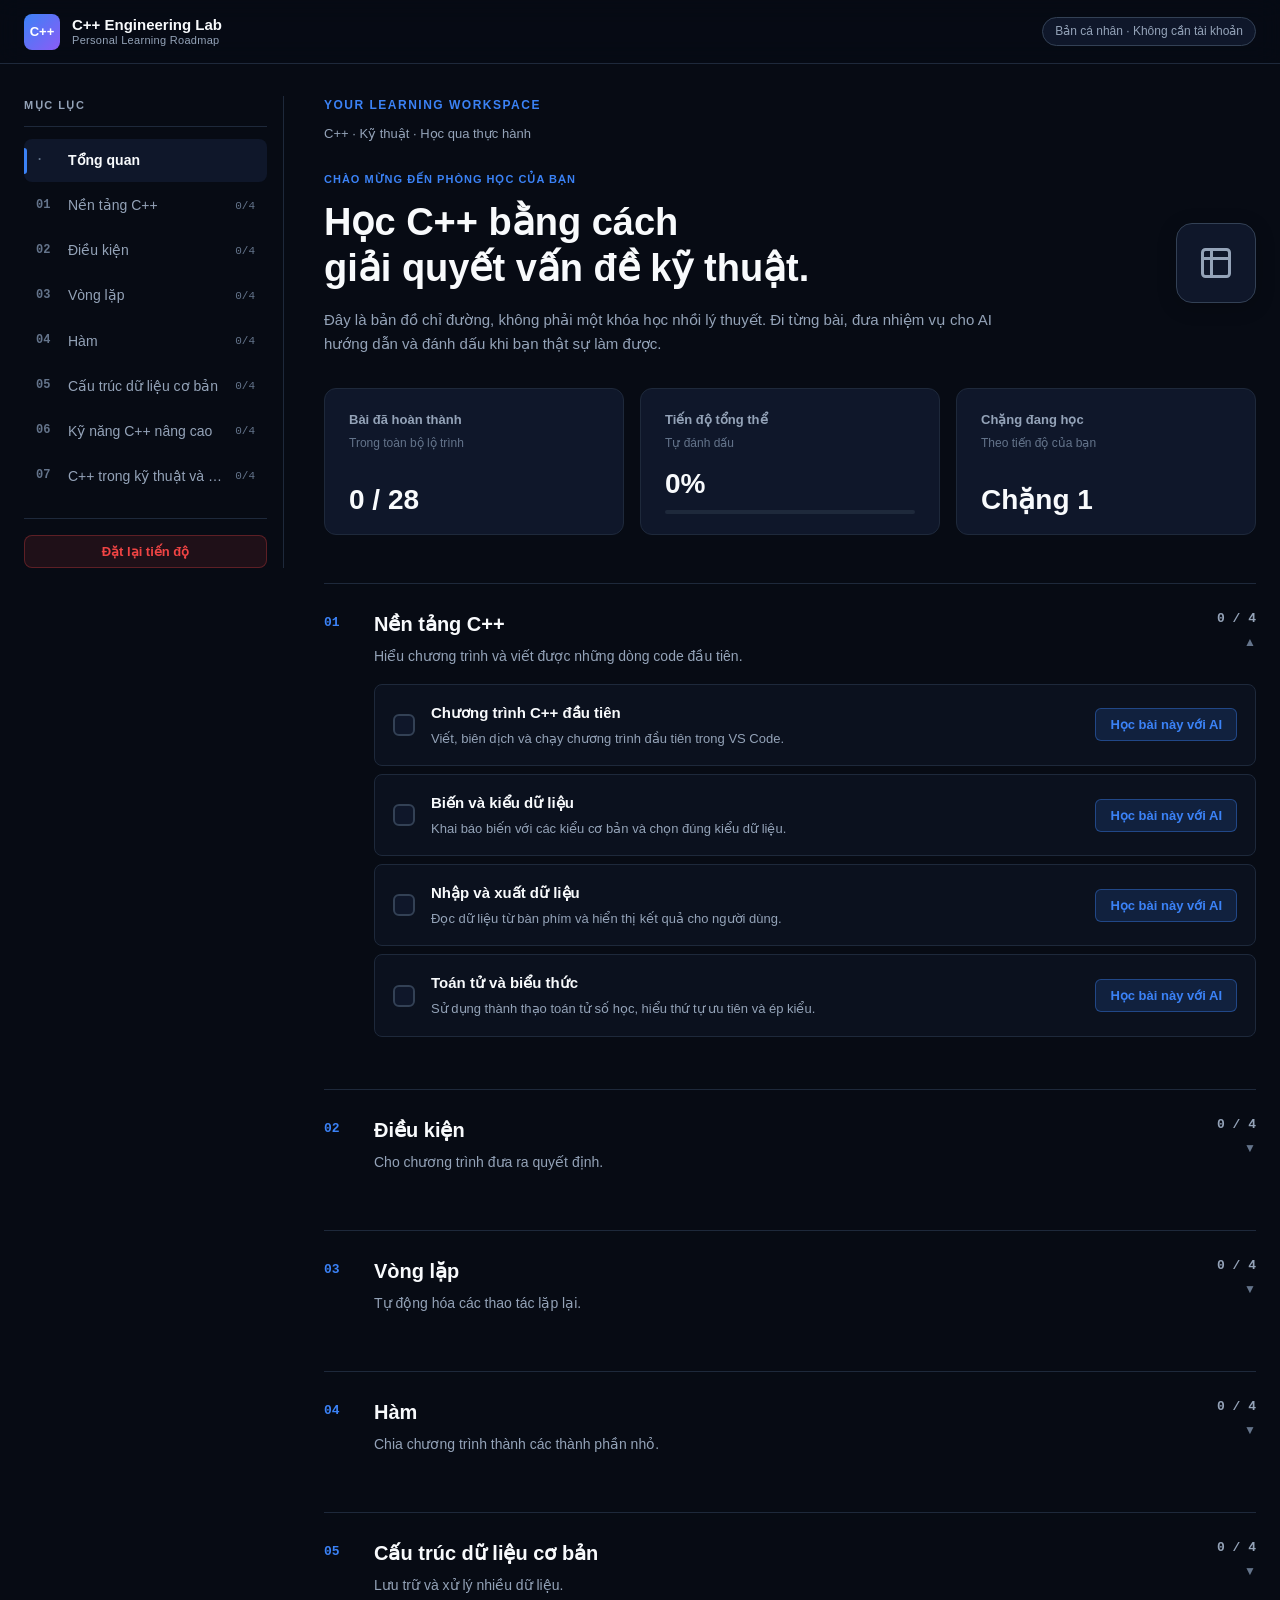
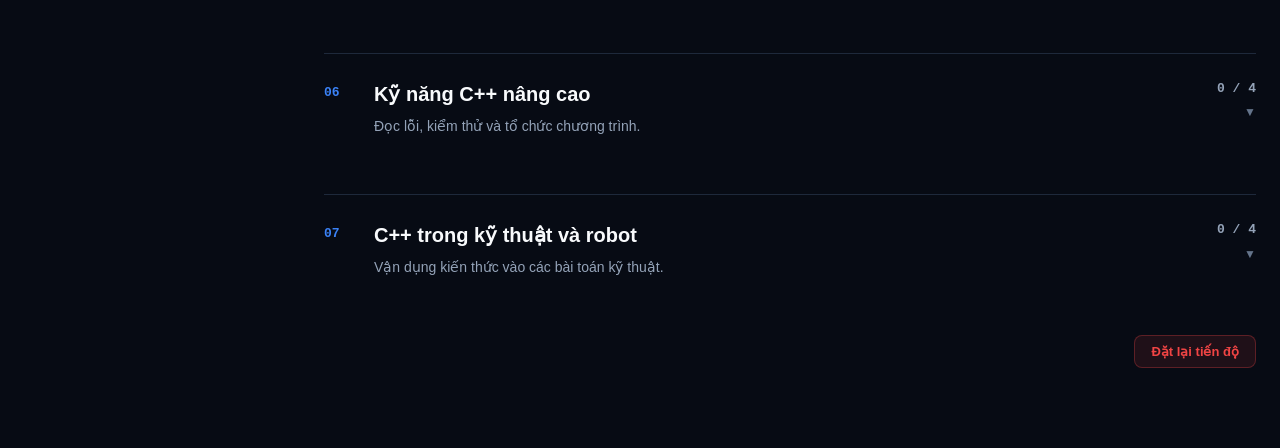
<file: Study_C++/index.html>
<!DOCTYPE html>
<html lang="vi">
<head>
<meta charset="UTF-8" />
<meta name="viewport" content="width=device-width, initial-scale=1.0" />
<title>C++ Engineering Lab — Lộ trình học C++</title>

<style>
/* ============================================================
   THEME — Dark Navy Workspace
   ============================================================ */
:root {
  --bg: #070b14;
  --bg-elevated: #0b111e;
  --card: #0f172a;
  --card-hover: #162036;
  --border: #1e293b;
  --border-strong: #334155;
  --text: #f8fafc;
  --text-muted: #94a3b8;
  --text-dim: #64748b;
  --accent: #3b82f6;
  --accent-2: #8b5cf6;
  --accent-glow: rgba(59, 130, 246, 0.15);
  --accent-line: rgba(59, 130, 246, 0.4);
  --success: #10b981;
  --success-bg: rgba(16, 185, 129, 0.1);
  --danger: #ef4444;
  --danger-bg: rgba(239, 68, 68, 0.1);
  --radius: 12px;
  --radius-sm: 8px;
  --header-h: 64px;
}

* { box-sizing: border-box; margin: 0; padding: 0; }
html { scroll-behavior: smooth; }

body {
  font-family: -apple-system, BlinkMacSystemFont, "Segoe UI", Roboto, "Helvetica Neue", Arial, sans-serif;
  background: var(--bg);
  color: var(--text);
  line-height: 1.65;
  min-height: 100vh;
  font-variant-numeric: tabular-nums;
}

/* HEADER */
.site-header {
  position: sticky; top: 0; z-index: 100; height: var(--header-h);
  background: rgba(7, 11, 20, 0.85); backdrop-filter: blur(12px);
  border-bottom: 1px solid var(--border);
}
.header-inner {
  max-width: 1360px; margin: 0 auto; padding: 0 24px; height: 100%;
  display: flex; align-items: center; justify-content: space-between;
}
.brand { display: flex; align-items: center; gap: 12px; }
.brand-mark {
  width: 36px; height: 36px; display: flex; align-items: center; justify-content: center;
  border-radius: 8px; background: linear-gradient(135deg, var(--accent), var(--accent-2));
  color: #fff; font-weight: 800; font-size: 13px;
}
.brand-text { display: flex; flex-direction: column; line-height: 1.2; }
.brand-name { font-weight: 700; font-size: 15px; }
.brand-sub { font-size: 11px; color: var(--text-muted); letter-spacing: 0.3px; }
.header-badge {
  font-size: 12px; color: var(--text-muted); border: 1px solid var(--border-strong);
  padding: 4px 12px; border-radius: 999px; background: var(--card);
}

/* LAYOUT */
.app-layout {
  max-width: 1360px; margin: 0 auto; padding: 32px 24px 80px;
  display: grid; grid-template-columns: 260px 1fr; gap: 40px; align-items: start;
}

/* SIDEBAR */
.toc {
  position: sticky; top: calc(var(--header-h) + 24px);
  max-height: calc(100vh - var(--header-h) - 48px); overflow-y: auto;
  border-right: 1px solid var(--border); padding-right: 16px;
}
.toc-head {
  display: flex; align-items: center; justify-content: space-between;
  margin-bottom: 12px; padding-bottom: 12px; border-bottom: 1px solid var(--border);
}
.toc-title { font-size: 11px; font-weight: 700; text-transform: uppercase; letter-spacing: 1.5px; color: var(--text-muted); }
.toc-nav { display: flex; flex-direction: column; gap: 2px; }
.toc-link {
  display: flex; align-items: center; gap: 12px; padding: 10px 12px;
  border-radius: 8px; color: var(--text-muted); text-decoration: none;
  font-size: 14px; transition: all 0.15s ease; position: relative;
}
.toc-link:hover { color: var(--text); background: var(--card); }
.toc-link::before {
  content: ""; position: absolute; left: 0; top: 20%; height: 60%; width: 3px;
  background: transparent; border-radius: 0 4px 4px 0; transition: background 0.15s;
}
.toc-link.active { color: var(--text); background: var(--card); font-weight: 600; }
.toc-link.active::before { background: var(--accent); }
.toc-num { font-family: monospace; font-size: 12px; font-weight: 700; color: var(--text-dim); min-width: 20px; }
.toc-name { flex: 1; overflow: hidden; text-overflow: ellipsis; white-space: nowrap; }
.toc-progress { font-family: monospace; font-size: 11px; color: var(--text-dim); }
.toc-footer { margin-top: 20px; padding-top: 16px; border-top: 1px solid var(--border); }

/* MAIN CONTENT */
.main-content { min-width: 0; }
.workspace-header { display: flex; justify-content: space-between; align-items: flex-end; margin-bottom: 24px; }
.workspace-title { font-size: 12px; font-weight: 800; color: var(--accent); text-transform: uppercase; letter-spacing: 1.5px; margin-bottom: 4px; display: block; }
.workspace-sub { font-size: 13px; color: var(--text-muted); }

/* Hero */
.hero { display: flex; justify-content: space-between; align-items: center; gap: 24px; margin-bottom: 32px; }
.hero-text { max-width: 680px; }
.hero-tag { font-size: 11px; font-weight: 700; color: var(--accent); text-transform: uppercase; letter-spacing: 1px; margin-bottom: 12px; display: block; }
.hero h1 { font-size: clamp(28px, 4vw, 38px); font-weight: 800; line-height: 1.2; margin-bottom: 16px; color: var(--text); }
.hero p { font-size: 15px; color: var(--text-muted); line-height: 1.6; }
.hero-icon {
  width: 80px; height: 80px; border-radius: 16px; background: var(--card);
  border: 1px solid var(--border-strong); display: flex; align-items: center; justify-content: center;
  flex-shrink: 0; box-shadow: 0 4px 20px rgba(0,0,0,0.2);
}
.hero-icon svg { width: 36px; height: 36px; stroke: var(--text-muted); stroke-width: 2; fill: none; }

/* Stats */
.stats-row { display: grid; grid-template-columns: repeat(3, 1fr); gap: 16px; margin-bottom: 48px; }
.stat-card { background: var(--card); border: 1px solid var(--border); border-radius: var(--radius); padding: 20px 24px; display: flex; flex-direction: column; }
.stat-label { font-size: 13px; font-weight: 600; color: var(--text-muted); margin-bottom: 4px; }
.stat-sub { font-size: 12px; color: var(--text-dim); margin-bottom: 16px; }
.stat-value { font-size: 28px; font-weight: 800; color: var(--text); line-height: 1; margin-top: auto; }
.stat-progress-bar { height: 4px; background: var(--border); border-radius: 99px; margin-top: 12px; overflow: hidden; }
.stat-progress-fill { height: 100%; width: 0%; background: var(--accent); border-radius: 99px; transition: width 0.4s ease; }

/* Buttons */
.btn { padding: 8px 16px; border-radius: var(--radius-sm); font-weight: 600; font-size: 13px; cursor: pointer; border: 1px solid transparent; transition: all 0.15s; font-family: inherit; }
.btn-danger { background: var(--danger-bg); color: var(--danger); border: 1px solid rgba(239,68,68,0.3); }
.btn-danger:hover { background: rgba(239,68,68,0.2); }
.btn-primary { background: var(--accent); color: #fff; border: none; padding: 10px 20px; font-size: 14px; }
.btn-primary:hover { filter: brightness(1.1); }
.btn-primary.copied { background: var(--success); }
.btn-secondary { background: var(--card); color: var(--text); border: 1px solid var(--border); padding: 10px 20px; font-size: 14px; }
.btn-secondary:hover { background: var(--card-hover); }

/* Stages */
.stage-section { scroll-margin-top: calc(var(--header-h) + 20px); margin-bottom: 40px; }
.stage-header { display: flex; align-items: flex-start; gap: 18px; padding: 24px 0 16px; border-top: 1px solid var(--border); cursor: pointer; user-select: none; }
.stage-header:hover .stage-info h2 { color: var(--accent); }
.stage-num { font-family: monospace; font-size: 13px; font-weight: 700; color: var(--accent); padding-top: 4px; min-width: 32px; }
.stage-info { flex: 1; }
.stage-info h2 { font-size: 20px; font-weight: 700; margin-bottom: 4px; transition: color 0.15s; }
.stage-info p { font-size: 14px; color: var(--text-muted); max-width: 620px; }
.stage-meta { display: flex; flex-direction: column; align-items: flex-end; gap: 4px; }
.stage-progress { font-family: monospace; font-size: 13px; font-weight: 700; color: var(--text-muted); }
.stage-progress.done { color: var(--success); }
.stage-chevron { font-size: 12px; color: var(--text-dim); transition: transform 0.2s; }
.stage-body { display: none; padding-left: 50px; }
.stage-body.open { display: block; animation: fadeIn 0.25s ease; }
@keyframes fadeIn { from { opacity: 0; transform: translateY(-4px); } to { opacity: 1; transform: translateY(0); } }

/* Lessons */
.lessons-list { display: flex; flex-direction: column; gap: 8px; padding-bottom: 12px; }
.lesson { display: flex; align-items: center; gap: 16px; padding: 16px 18px; background: var(--bg-elevated); border: 1px solid var(--border); border-radius: var(--radius-sm); transition: all 0.15s; }
.lesson:hover { border-color: var(--border-strong); }
.lesson.completed { background: var(--success-bg); border-color: rgba(16,185,129,0.3); }
.lesson.completed .lesson-info h3 { text-decoration: line-through; color: var(--text-muted); }
.lesson-check { display: flex; align-items: center; cursor: pointer; position: relative; width: 22px; height: 22px; flex-shrink: 0; }
.lesson-check input { position: absolute; opacity: 0; width: 100%; height: 100%; cursor: pointer; }
.checkmark { width: 22px; height: 22px; border: 2px solid var(--border-strong); border-radius: 6px; display: flex; align-items: center; justify-content: center; background: var(--card); transition: all 0.15s; pointer-events: none; }
.checkmark::after { content: ""; width: 4px; height: 9px; border: solid #fff; border-width: 0 2px 2px 0; transform: rotate(45deg) scale(0); transition: transform 0.15s; margin-top: -2px; }
.lesson-check input:checked + .checkmark { background: var(--success); border-color: var(--success); }
.lesson-check input:checked + .checkmark::after { transform: rotate(45deg) scale(1); }
.lesson-info { flex: 1; min-width: 0; }
.lesson-info h3 { font-size: 15px; font-weight: 600; margin-bottom: 2px; color: var(--text); }
.lesson-info p { font-size: 13px; color: var(--text-muted); }
.lesson-btn { flex-shrink: 0; padding: 8px 14px; border-radius: 6px; border: 1px solid var(--accent-line); background: var(--accent-glow); color: var(--accent); font-size: 13px; font-weight: 600; cursor: pointer; transition: all 0.15s; font-family: inherit; }
.lesson-btn:hover { background: rgba(59,130,246,0.25); border-color: var(--accent); }

/* Modal */
.modal { display: none; position: fixed; inset: 0; z-index: 1000; background: rgba(0,0,0,0.8); padding: 20px; align-items: center; justify-content: center; backdrop-filter: blur(4px); }
.modal.open { display: flex; }
.modal-content { background: var(--bg-elevated); border: 1px solid var(--border); border-radius: var(--radius); width: 100%; max-width: 820px; max-height: 92vh; display: flex; flex-direction: column; padding: 24px; animation: fadeIn 0.2s ease; }
.modal-header { display: flex; align-items: center; justify-content: space-between; gap: 16px; margin-bottom: 8px; }
.modal-header h3 { font-size: 18px; font-weight: 700; color: var(--text); }
.modal-close { background: none; border: none; color: var(--text-muted); font-size: 28px; cursor: pointer; }
.modal-hint { font-size: 13px; color: var(--text-muted); margin-bottom: 16px; line-height: 1.5; }
.prompt-textarea { flex: 1; min-height: 320px; max-height: 55vh; width: 100%; resize: vertical; padding: 16px; background: var(--bg); border: 1px solid var(--border); border-radius: var(--radius-sm); color: var(--text); font-family: monospace; font-size: 13px; line-height: 1.6; outline: none; }
.prompt-textarea:focus { border-color: var(--accent); }
.modal-actions { display: flex; gap: 12px; justify-content: flex-end; margin-top: 16px; }

@media (max-width: 960px) {
  .app-layout { grid-template-columns: 1fr; gap: 24px; padding: 24px 16px 60px; }
  .toc { position: static; max-height: none; border-right: none; border-bottom: 1px solid var(--border); padding-right: 0; padding-bottom: 20px; }
  .toc-nav { display: grid; grid-template-columns: repeat(2, 1fr); gap: 6px; }
  .toc-footer { display: none; }
  .stage-body { padding-left: 0; }
  .stats-row { grid-template-columns: 1fr; }
  .hero { flex-direction: column; align-items: flex-start; }
  .hero-icon { display: none; }
}
@media (max-width: 640px) {
  .header-badge { display: none; }
  .toc-nav { grid-template-columns: 1fr; }
  .lesson { flex-wrap: wrap; padding: 14px; }
  .lesson-info { flex-basis: calc(100% - 38px); }
  .lesson-btn { width: 100%; margin-top: 8px; text-align: center; }
}
</style>
</head>
<body>

<header class="site-header">
  <div class="header-inner">
    <div class="brand">
      <span class="brand-mark">C++</span>
      <div class="brand-text">
        <span class="brand-name">C++ Engineering Lab</span>
        <span class="brand-sub">Personal Learning Roadmap</span>
      </div>
    </div>
    <div class="header-badge">Bản cá nhân · Không cần tài khoản</div>
  </div>
</header>

<div class="app-layout">
  <aside class="toc">
    <div class="toc-head">
      <span class="toc-title">Mục lục</span>
    </div>
    <nav class="toc-nav" id="toc-nav"></nav>
    <div class="toc-footer">
      <button id="reset-btn-sidebar" class="btn btn-danger" style="width:100%;">Đặt lại tiến độ</button>
    </div>
  </aside>

  <main class="main-content">
    <div class="workspace-header">
      <div>
        <span class="workspace-title">YOUR LEARNING WORKSPACE</span>
        <span class="workspace-sub">C++ · Kỹ thuật · Học qua thực hành</span>
      </div>
    </div>

    <div class="hero" id="overview">
      <div class="hero-text">
        <span class="hero-tag">CHÀO MỪNG ĐẾN PHÒNG HỌC CỦA BẠN</span>
        <h1>Học C++ bằng cách<br>giải quyết vấn đề kỹ thuật.</h1>
        <p>Đây là bản đồ chỉ đường, không phải một khóa học nhồi lý thuyết. Đi từng bài, đưa nhiệm vụ cho AI hướng dẫn và đánh dấu khi bạn thật sự làm được.</p>
      </div>
      <div class="hero-icon">
        <svg viewBox="0 0 24 24"><path d="M9 3H5a2 2 0 0 0-2 2v4m6-6h10a2 2 0 0 1 2 2v4M9 3v18m0 0h10a2 2 0 0 0 2-2V9M9 21H5a2 2 0 0 1-2-2V9m0 0h18" stroke-linecap="round" stroke-linejoin="round"/></svg>
      </div>
    </div>

    <div class="stats-row">
      <div class="stat-card">
        <div class="stat-label">Bài đã hoàn thành</div>
        <div class="stat-sub">Trong toàn bộ lộ trình</div>
        <div class="stat-value" id="stat-done">0 / 28</div>
      </div>
      <div class="stat-card">
        <div class="stat-label">Tiến độ tổng thể</div>
        <div class="stat-sub">Tự đánh dấu</div>
        <div class="stat-value" id="stat-pct">0%</div>
        <div class="stat-progress-bar"><div class="stat-progress-fill" id="stat-progress-fill"></div></div>
      </div>
      <div class="stat-card">
        <div class="stat-label">Chặng đang học</div>
        <div class="stat-sub">Theo tiến độ của bạn</div>
        <div class="stat-value" id="stat-current-stage">Chặng 1</div>
      </div>
    </div>

    <div id="stages-container"></div>
    
    <div style="margin-top: 32px; display: flex; justify-content: flex-end;">
      <button id="reset-btn" class="btn btn-danger">Đặt lại tiến độ</button>
    </div>
  </main>
</div>

<div id="ai-modal" class="modal" role="dialog" aria-modal="true">
  <div class="modal-content">
    <div class="modal-header">
      <h3 id="modal-title">Học bài với AI</h3>
      <button id="modal-close" class="modal-close">&times;</button>
    </div>
    <p class="modal-hint"><strong>Prompt thông minh:</strong> Đã được thiết lập để AI dạy bạn theo từng bước. AI sẽ đưa lý thuyết ngắn, giao bài tập, và <strong>dừng lại</strong> chờ bạn code xong mới đi tiếp. Hãy copy và dán vào ChatGPT/DeepSeek.</p>
    <textarea id="prompt-text" class="prompt-textarea" spellcheck="false"></textarea>
    <div class="modal-actions">
      <button id="copy-btn" class="btn btn-primary">Sao chép prompt</button>
      <button id="modal-close-2" class="btn btn-secondary">Đóng</button>
    </div>
  </div>
</div>

<script>
/* DỮ LIỆU LỘ TRÌNH (GIỮ NGUYÊN) */
const ROADMAP = [
  {
    id: 'stage-1', title: 'Nền tảng C++', description: 'Hiểu chương trình và viết được những dòng code đầu tiên.',
    lessons: [
      { id: 'bai-1', title: 'Chương trình C++ đầu tiên', desc: 'Viết, biên dịch và chạy chương trình đầu tiên trong VS Code.', goal: 'Hiểu cấu trúc tối thiểu của một chương trình C++, biết cách biên dịch và chạy trong VS Code.', concepts: ['Cấu trúc #include <iostream>','Hàm int main()','Lệnh std::cout để in ra màn hình','Dấu chấm phẩy và return 0'], practice: 'Viết chương trình in ra 3 dòng: tên của bạn, một dòng trống, và câu "Mục tiêu: trở thành kỹ sư C++."' },
      { id: 'bai-2', title: 'Biến và kiểu dữ liệu', desc: 'Khai báo biến với các kiểu cơ bản và chọn đúng kiểu dữ liệu.', goal: 'Biết khai báo biến với các kiểu cơ bản, phân biệt kiểu số nguyên, số thực, ký tự, logic và chuỗi.', concepts: ['int cho số nguyên','double cho số thực','char cho ký tự','bool cho giá trị đúng/sai','std::string cho chuỗi ký tự','Quy tắc đặt tên biến'], practice: 'Khai báo các biến: double nhietDo = 36.5; int soCamBien = 8; bool ketNoi = true; std::string tenThietBi = "ESP32"; sau đó in tất cả ra màn hình.' },
      { id: 'bai-3', title: 'Nhập và xuất dữ liệu', desc: 'Đọc dữ liệu từ bàn phím và hiển thị kết quả cho người dùng.', goal: 'Sử dụng std::cin và std::getline để đọc dữ liệu người dùng nhập, kết hợp với std::cout để hiển thị.', concepts: ['std::cin cho số và từ đơn','std::getline cho chuỗi có khoảng trắng','Tương tác cơ bản qua console'], practice: 'Viết chương trình đọc từ bàn phím tên thiết bị (chuỗi có khoảng trắng) và một giá trị đo (double). In ra theo mẫu: Thiết bị X đo được Y.' },
      { id: 'bai-4', title: 'Toán tử và biểu thức', desc: 'Sử dụng thành thạo toán tử số học, hiểu thứ tự ưu tiên và ép kiểu.', goal: 'Sử dụng các toán tử +, -, *, /, %; hiểu thứ tự ưu tiên; phân biệt chia nguyên và chia thực.', concepts: ['Toán tử số học: + - * / %','Thứ tự ưu tiên và dấu ngoặc','Chia nguyên với int, chia thực với double','Ép kiểu cơ bản'], practice: 'Viết chương trình: nhập vận tốc (km/h) và thời gian (giờ), tính quãng đường = vận tốc × thời gian. Nhập công (J) và thời gian (s), tính công suất = công / thời gian. In kết quả kèm đơn vị.' }
    ]
  },
  {
    id: 'stage-2', title: 'Điều kiện', description: 'Cho chương trình đưa ra quyết định.',
    lessons: [
      { id: 'bai-5', title: 'if và else', desc: 'Ra quyết định trong chương trình dựa trên điều kiện.', goal: 'Viết được cấu trúc if / else if / else để rẽ nhánh chương trình theo điều kiện.', concepts: ['Cú pháp if (điều_kiện) { ... }','else if để kiểm tra nhiều trường hợp','else cho trường hợp còn lại','Khối lệnh với dấu ngoặc nhọn'], practice: 'Nhập phần trăm pin (0–100). In "Đầy" nếu > 80, "Ổn" nếu từ 20 đến 80, "Yếu" nếu < 20.' },
      { id: 'bai-6', title: 'Toán tử so sánh và logic', desc: 'Kết hợp nhiều điều kiện với &&, ||, !.', goal: 'Sử dụng thành thạo toán tử so sánh và toán tử logic để diễn đạt điều kiện phức tạp.', concepts: ['So sánh: ==, !=, <, >, <=, >=','Logic: && (và), || (hoặc), ! (phủ định)','Kết hợp nhiều điều kiện','Ngắn mạch trong biểu thức logic'], practice: 'Nhập nhiệt độ (°C), dòng điện (A), mã lỗi (0 hoặc 1). In "Động cơ được phép chạy" nếu nhiệt độ < 60 VÀ dòng điện < 5 VÀ mã lỗi == 0. Ngược lại in "Động cơ bị khóa".' },
      { id: 'bai-7', title: 'Bài tập cảnh báo nhiệt độ', desc: 'Áp dụng if/else để xây dựng hệ thống cảnh báo thực tế.', goal: 'Áp dụng điều kiện để phân loại trạng thái và đưa ra cảnh báo theo ngưỡng.', concepts: ['Ngưỡng và phân loại','Cấu trúc if lồng nhau','Thông báo trạng thái rõ ràng'], practice: 'Nhập nhiệt độ. In cảnh báo 3 mức: dưới 50°C là "Bình thường", từ 50 đến 80°C là "Cảnh báo", trên 80°C là "Nguy hiểm".' },
      { id: 'bai-8', title: 'Logic điều khiển động cơ', desc: 'Kết hợp nhiều điều kiện để điều khiển thiết bị.', goal: 'Xây dựng bảng quyết định đơn giản dựa trên tổ hợp tín hiệu đầu vào.', concepts: ['Ma trận quyết định','Kết hợp nhiều điều kiện đầu vào','Ưu tiên an toàn trong điều khiển'], practice: 'Nhập nút nhấn (0/1) và công tắc hành trình (0/1). Quyết định động cơ quay thuận, quay ngược, hoặc dừng theo bảng: (0,0) dừng, (1,0) quay thuận, (0,1) quay ngược, (1,1) dừng an toàn.' }
    ]
  },
  {
    id: 'stage-3', title: 'Vòng lặp', description: 'Tự động hóa các thao tác lặp lại.',
    lessons: [
      { id: 'bai-9', title: 'Vòng lặp for', desc: 'Lặp lại công việc khi biết trước số lần.', goal: 'Viết vòng lặp for với biến đếm, điều kiện dừng và bước nhảy đúng.', concepts: ['Cú pháp for (khởi_tạo; điều_kiện; bước_nhảy)','Biến đếm và phạm vi','Lặp xuôi và lặp ngược'], practice: 'In bảng chuyển đổi nhiệt độ từ 0°C đến 100°C, mỗi 10°C một dòng, kèm giá trị quy đổi °F = °C × 9/5 + 32.' },
      { id: 'bai-10', title: 'Vòng lặp while', desc: 'Lặp theo điều kiện, không biết trước số lần.', goal: 'Sử dụng while và do-while khi số lần lặp không xác định trước.', concepts: ['Cú pháp while (điều_kiện)','do-while luôn chạy ít nhất một lần','Cập nhật biến điều kiện để tránh lặp vô hạn'], practice: 'Mô phỏng sạc pin: bắt đầu 0%, mỗi phút tăng 5%, dừng khi đạt 100%. In phần trăm mỗi phút cho đến khi đầy.' },
      { id: 'bai-11', title: 'Chọn for hay while', desc: 'Biết chọn loại vòng lặp phù hợp với bài toán.', goal: 'Phân biệt khi nào nên dùng for, khi nào nên dùng while/do-while.', concepts: ['For: biết trước số lần lặp','While: lặp theo điều kiện','Do-while: cần chạy ít nhất một lần'], practice: 'Cho hai bài toán: (a) in 20 số chẵn đầu tiên, (b) đọc số từ bàn phím đến khi gặp 0. Viết cả hai, mỗi bài chọn loại vòng lặp phù hợp và giải thích lý do.' },
      { id: 'bai-12', title: 'Mô phỏng chuyển động đơn giản', desc: 'Dùng vòng lặp mô phỏng trạng thái thay đổi theo thời gian.', goal: 'Biết dùng vòng lặp để mô phỏng quá trình vật lý đơn giản theo từng bước thời gian.', concepts: ['Mô phỏng theo bước thời gian','Cập nhật trạng thái trong vòng lặp','In trạng thái mỗi bước'], practice: 'Mô phỏng vật rơi tự do đơn giản: bắt đầu ở độ cao 100m, mỗi giây in độ cao hiện tại, giảm 10m mỗi giây, dừng khi độ cao <= 0.' }
    ]
  },
  {
    id: 'stage-4', title: 'Hàm', description: 'Chia chương trình thành các thành phần nhỏ.',
    lessons: [
      { id: 'bai-13', title: 'Tạo và gọi hàm', desc: 'Chia chương trình thành các khối tái sử dụng.', goal: 'Biết khai báo hàm, gọi hàm và tổ chức code thành các khối nhỏ.', concepts: ['Cú pháp khai báo hàm','Hàm void không trả về giá trị','Gọi hàm trong main'], practice: 'Viết ba hàm: inLoiChao(), inDuongKe(), inThongBao(std::string). Gọi cả ba trong main để in một khung thông báo hoàn chỉnh.' },
      { id: 'bai-14', title: 'Tham số và giá trị trả về', desc: 'Truyền dữ liệu vào hàm và nhận kết quả trả về.', goal: 'Biết truyền tham số và trả về giá trị với kiểu dữ liệu phù hợp.', concepts: ['Tham số hình thức và đối số','Từ khóa return','Kiểu trả về phù hợp'], practice: 'Viết hàm double congSuat(double U, double I) trả về P = U × I, và hàm double dienTro(double U, double I) trả về R = U / I. Gọi và in kết quả.' },
      { id: 'bai-15', title: 'Phạm vi biến', desc: 'Hiểu biến cục bộ và toàn cục, tránh lỗi do phạm vi.', goal: 'Phân biệt biến cục bộ và biến toàn cục, hiểu vòng đời biến và tránh lạm dụng biến toàn cục.', concepts: ['Biến cục bộ trong hàm','Biến toàn cục','Vòng đời biến','Rủi ro khi lạm dụng biến toàn cục'], practice: 'Viết chương trình có biến toàn cục dem = 0, hàm tangDem() tăng dem. Gọi hàm 5 lần, in dem. Sau đó khai báo biến cục bộ cùng tên trong main và quan sát sự khác biệt.' },
      { id: 'bai-16', title: 'Máy tính kỹ thuật mini', desc: 'Ứng dụng hàm để xây dựng công cụ tính toán thực tế.', goal: 'Tổ chức các hàm theo chức năng, xây dựng menu đơn giản để chọn phép tính.', concepts: ['Tổ chức hàm theo chức năng','Menu bằng switch hoặc if','Vòng lặp menu và điều kiện thoát'], practice: 'Xây dựng chương trình menu: 1 — tính công suất (P = U × I), 2 — tính điện trở (R = U / I), 3 — tính năng lượng (E = P × t). Mỗi chức năng là một hàm riêng. Menu lặp đến khi người dùng chọn 0 để thoát.' }
    ]
  },
  {
    id: 'stage-5', title: 'Cấu trúc dữ liệu cơ bản', description: 'Lưu trữ và xử lý nhiều dữ liệu.',
    lessons: [
      { id: 'bai-17', title: 'Mảng (Array)', desc: 'Lưu nhiều giá trị cùng loại và duyệt qua chúng.', goal: 'Khai báo mảng, truy cập phần tử theo chỉ số, duyệt mảng bằng vòng lặp.', concepts: ['Khai báo mảng: double a[10]','Chỉ số từ 0 đến n-1','Duyệt mảng bằng vòng lặp','sizeof để tính số phần tử'], practice: 'Khai báo mảng double nhietDo[10] và nhập 10 giá trị từ bàn phím. In tất cả giá trị và đếm xem có bao nhiêu giá trị vượt quá 50°C.' },
      { id: 'bai-18', title: 'Chuỗi (String)', desc: 'Xử lý văn bản: nối, so sánh, đếm ký tự.', goal: 'Sử dụng std::string để lưu và xử lý văn bản: độ dài, truy cập ký tự, nối chuỗi.', concepts: ['Khai báo std::string','Hàm .size() và .length()','Truy cập ký tự bằng chỉ số','Nối chuỗi bằng dấu +'], practice: 'Đọc tên thiết bị dạng chuỗi. In độ dài chuỗi, in từng ký tự trên một dòng, và đếm số nguyên âm (a, e, i, o, u).' },
      { id: 'bai-19', title: 'Thống kê dữ liệu cảm biến', desc: 'Tính toán thống kê cơ bản trên mảng dữ liệu.', goal: 'Áp dụng mảng và vòng lặp để tính các chỉ số thống kê: min, max, trung bình, đếm.', concepts: ['Tìm min, max trong mảng','Tính tổng và trung bình','Đếm phần tử thỏa điều kiện'], practice: 'Cho mảng 12 giá trị cảm biến. Tính giá trị nhỏ nhất, lớn nhất, trung bình, và đếm số giá trị bất thường (lớn hơn 100).' },
      { id: 'bai-20', title: 'Struct', desc: 'Nhóm các thông tin liên quan thành một kiểu dữ liệu.', goal: 'Định nghĩa struct, tạo biến struct, truy cập trường và dùng mảng struct.', concepts: ['Định nghĩa struct','Truy cập trường bằng dấu chấm','Mảng các struct','Kết hợp struct và hàm'], practice: 'Định nghĩa struct CamBien { int id; std::string ten; double giaTri; }. Tạo mảng 3 cảm biến, nhập dữ liệu và in thông tin từng cảm biến theo định dạng rõ ràng.' }
    ]
  },
  {
    id: 'stage-6', title: 'Kỹ năng C++ nâng cao', description: 'Đọc lỗi, kiểm thử và tổ chức chương trình.',
    lessons: [
      { id: 'bai-21', title: 'Đọc và sửa lỗi', desc: 'Đọc hiểu thông báo lỗi và sửa lỗi hiệu quả.', goal: 'Đọc thông báo lỗi biên dịch, xác định dòng gây lỗi và sửa đúng nguyên nhân.', concepts: ['Lỗi biên dịch và lỗi runtime','Đọc thông báo lỗi từ trên xuống và từ dưới lên','Print debug để kiểm tra giá trị biến','Các lỗi phổ biến: thiếu ;, sai kiểu, biến chưa khởi tạo'], practice: 'Cho một chương trình có 3 lỗi: thiếu dấu chấm phẩy, sai kiểu dữ liệu, biến chưa khởi tạo. Tìm và sửa từng lỗi, giải thích nguyên nhân của mỗi lỗi.' },
      { id: 'bai-22', title: 'Kiểm thử chương trình', desc: 'Kiểm tra chương trình hoạt động đúng ở nhiều trường hợp.', goal: 'Biết viết test case, kiểm tra giá trị biên và giá trị đặc biệt.', concepts: ['Test case và kết quả mong đợi','Giá trị biên (0, âm, rất lớn)','Kiểm tra đầu ra bằng mắt hoặc assert','Ghi chú kết quả kiểm thử'], practice: 'Viết hàm double trungBinh(double a, double b, double c). Viết 5 test case (gồm 0, số âm, số rất lớn), in kết quả từng test case và so sánh với kết quả mong đợi.' },
      { id: 'bai-23', title: 'Tham chiếu và con trỏ cơ bản', desc: 'Hiểu tham chiếu & và con trỏ * ở mức cơ bản.', goal: 'Hiểu tham chiếu và con trỏ là gì, biết khi nào dùng tham chiếu để truyền tham số.', concepts: ['Toán tử & (lấy địa chỉ) và * (giải tham chiếu)','Tham chiếu trong khai báo hàm','Truyền tham trị vs truyền tham chiếu','Con trỏ cơ bản'], practice: 'Viết hàm void hoanDoi(int& a, int& b) dùng tham chiếu, sau đó viết void hoanDoiCon(int* a, int* b) dùng con trỏ. Gọi cả hai và so sánh cách sử dụng.' },
      { id: 'bai-24', title: 'Tách chương trình thành nhiều tệp', desc: 'Tổ chức code lớn thành nhiều file dễ quản lý.', goal: 'Biết tách khai báo vào file .h và định nghĩa vào file .cpp, biên dịch nhiều file cùng lúc.', concepts: ['File header (.h) chứa khai báo','File nguồn (.cpp) chứa định nghĩa','#include "file.h"','Biên dịch nhiều file với g++'], practice: 'Tách chương trình máy tính kỹ thuật ở bài 16 thành 3 file: main.cpp, calc.h, calc.cpp. Biên dịch bằng g++ main.cpp calc.cpp -o calc và chạy thử.' }
    ]
  },
  {
    id: 'stage-7', title: 'C++ trong kỹ thuật và robot', description: 'Vận dụng kiến thức vào các bài toán kỹ thuật.',
    lessons: [
      { id: 'bai-25', title: 'Mô phỏng dữ liệu cảm biến', desc: 'Tạo dữ liệu giả lập để kiểm tra logic chương trình.', goal: 'Biết sinh dữ liệu ngẫu nhiên để mô phỏng cảm biến và kiểm tra thuật toán trước khi có phần cứng thật.', concepts: ['Hàm rand() và srand()','Sinh số ngẫu nhiên trong khoảng','Mô phỏng nhiễu cảm biến','Kiểm tra logic trên dữ liệu giả lập'], practice: 'Viết chương trình sinh 20 giá trị nhiệt độ ngẫu nhiên trong khoảng 20–100°C. In tất cả giá trị và đếm số giá trị vượt quá 70°C.' },
      { id: 'bai-26', title: 'Logic robot dò line', desc: 'Xây dựng logic điều khiển robot dò line đơn giản.', goal: 'Xây dựng bảng quyết định cho robot dò line dựa trên tổ hợp tín hiệu hai cảm biến.', concepts: ['Đọc tín hiệu cảm biến (0/1)','Bảng trạng thái quyết định','Điều khiển động cơ trái/phải','Xử lý trường hợp đặc biệt'], practice: 'Mô phỏng robot có 2 cảm biến (trái, phải). Đọc tổ hợp tín hiệu và in lệnh tương ứng: (0,0) đi thẳng, (0,1) rẽ phải, (1,0) rẽ trái, (1,1) dừng. Lặp lại cho 10 lần đọc.' },
      { id: 'bai-27', title: 'Lập trình hướng đối tượng cơ bản', desc: 'Đóng gói dữ liệu và hành vi vào class.', goal: 'Hiểu class là gì, biết tạo class với thuộc tính, phương thức và constructor đơn giản.', concepts: ['Từ khóa class','Thuộc tính (biến thành viên)','Phương thức (hàm thành viên)','Constructor','Tạo đối tượng và gọi phương thức'], practice: 'Viết class DongCo với thuộc tính ten (string), congSuat (double), trangThai (bool). Phương thức bat(), tat(), inThongTin(). Tạo 2 đối tượng, thử bật/tắt và in thông tin.' },
      { id: 'bai-28', title: 'Dự án cuối: Bộ điều khiển đơn giản', desc: 'Kết hợp tất cả kiến thức để xây dựng ứng dụng hoàn chỉnh.', goal: 'Tổng hợp kiến thức về class, hàm, mảng, vòng lặp, điều kiện để xây dựng một ứng dụng nhỏ hoàn chỉnh.', concepts: ['Thiết kế class với trạng thái','Cập nhật trạng thái theo dữ liệu đầu vào','Lưu lịch sử bằng mảng','In báo cáo tổng hợp'], practice: 'Xây dựng class Quat với thuộc tính nhietDoHienTai, nguongBat, nguongTat, trangThai. Phương thức capNhat(double nhietDo) tự bật khi > nguongBat và tắt khi < nguongTat. Phương thức inTrangThai(). Mô phỏng 10 giá trị nhiệt độ, in trạng thái sau mỗi lần cập nhật và in báo cáo cuối.' }
    ]
  }
];

/* ============================================================
   PROMPT TEMPLATE MỚI (ÉP AI CHIA NHỎ BƯỚC & DỪNG LẠI)
   ============================================================ */
const PROMPT_TEMPLATE = `# VAI TRÒ

Bạn là một Giảng viên C++ Kỹ thuật. Bạn đang hướng dẫn một học viên thực hành từng bước trên VS Code.

# BỐI CẢNH NGƯỜI HỌC

- Đã cài VS Code và trình biên dịch C++.
- Có kiến thức lập trình cơ bản nhưng không mặc định đã thành thạo C++.
- Muốn học thông qua thực hành, viết code trực tiếp.

# THÔNG TIN BÀI HỌC HIỆN TẠI

- Chặng: {STAGE_TITLE}
- Tên bài: {LESSON_TITLE}
- Mục tiêu bài học: {LESSON_GOAL}
- Kiến thức trọng tâm: 
{LESSON_CONCEPTS}
- Nhiệm vụ thực hành cuối bài: {LESSON_PRACTICE}
- Các bài đã đánh dấu hoàn thành (chỉ để tham khảo, KHÔNG mặc định học viên đã nhớ hết):{COMPLETED}

# GIỚI HẠN PHẠM VI KIẾN THỨC (CỰC KỲ QUAN TRỌNG)

1. Bạn CHỈ ĐƯỢC PHÉP giảng dạy các "Kiến thức trọng tâm" đã liệt kê ở trên.
2. TUYỆT ĐỐI KHÔNG dạy trước kiến thức của các bài sau (Ví dụ: bài này chưa dạy mảng/vector, hãy dùng biến rời; chưa dạy hàm, hãy viết trực tiếp trong main; chưa dạy vòng lặp, hãy dùng if/else).
3. Không lan man lý thuyết sách vở. Chỉ giải thích vừa đủ để áp dụng cho bài tập.

# QUY TRÌNH GIẢNG DẠY VI MÔ (MICRO-STEPS)

Bạn phải hướng dẫn học viên đi qua đúng 3 bước dưới đây. Mỗi lần phản hồi, bạn CHỈ ĐƯỢC PHÉP thực hiện MỘT bước, sau đó phải DỪNG LẠI chờ học viên.

[BƯỚC 1] Khái niệm tối thiểu & Code mẫu:
- Giải thích ngắn gọn (dưới 150 chữ) khái niệm cốt lõi.
- Viết 1 đoạn code mẫu siêu ngắn (5-10 dòng) liên quan đến kỹ thuật.
- DỪNG LẠI. Yêu cầu học viên copy vào VS Code, chạy thử và báo lại kết quả.

[BƯỚC 2] Thực hành có hướng dẫn:
- Khi học viên báo đã chạy xong Bước 1, hãy giao 1 bài tập nhỏ (yêu cầu tự sửa/thêm 2-3 dòng code).
- DỪNG LẠI. Chờ học viên gửi code của họ.

[BƯỚC 3] Thử thách tổng hợp:
- Khi học viên làm xong Bước 2, giao bài tập cuối cùng: {LESSON_PRACTICE}
- Đưa ra 2-3 gợi ý (chỉ gợi ý ý tưởng, KHÔNG viết code giải sẵn).

# QUY TẮC DỪNG (STOP CONDITIONS)

- Dừng ngay lập tức sau khi đưa ra yêu cầu thực hành. KHÔNG tự mình viết tiếp code giải.
- KHÔNG viết code hoàn chỉnh cho Bước 2 và Bước 3. Chỉ cung cấp pseudo-code hoặc giải thích logic.
- Khi học viên báo lỗi, hãy chỉ ra dòng bị lỗi và giải thích nguyên nhân, KHÔNG viết lại toàn bộ file cho họ.

# MÔI TRƯỜNG

- Sử dụng VS Code, biên dịch bằng g++ hoặc extension C/C++.
- Không hướng dẫn cài đặt lại môi trường.
- Không dùng compiler online.

# BẮT ĐẦU

Hãy chào học viên và thực hiện [BƯỚC 1] ngay bây giờ.`;

const STORAGE_KEY = 'cpp-lab-progress-v1';
let progress = loadProgress();

function loadProgress() {
  try { const raw = localStorage.getItem(STORAGE_KEY); return raw ? JSON.parse(raw) : {}; } 
  catch (e) { return {}; }
}
function saveProgress(p) {
  try { localStorage.setItem(STORAGE_KEY, JSON.stringify(p)); } catch (e) {}
}
function totalLessons() { return ROADMAP.reduce((s, st) => s + st.lessons.length, 0); }
function completedCount() { return Object.keys(progress).filter(id => progress[id] === true).length; }
function completedLessonTitles() {
  const out = [];
  ROADMAP.forEach(st => st.lessons.forEach(l => { if (progress[l.id]) out.push(l.title); }));
  return out;
}
function findLesson(lessonId) {
  for (const stage of ROADMAP) {
    const lesson = stage.lessons.find(l => l.id === lessonId);
    if (lesson) return { stage, lesson };
  }
  return null;
}
function escapeHtml(str) {
  return String(str).replace(/&/g, '&amp;').replace(/</g, '&lt;').replace(/>/g, '&gt;').replace(/"/g, '&quot;').replace(/'/g, '&#39;');
}

function generatePrompt(lesson, stage, completedTitles) {
  const conceptsText = lesson.concepts.map(c => '  - ' + c).join('\n');
  const completedText = (completedTitles && completedTitles.length) ? '\n' + completedTitles.map(t => '  - ' + t).join('\n') : ' Chưa có bài nào được đánh dấu.';
  const map = {
    '{STAGE_TITLE}': stage.title, '{LESSON_TITLE}': lesson.title, '{LESSON_GOAL}': lesson.goal,
    '{LESSON_CONCEPTS}': conceptsText, '{LESSON_PRACTICE}': lesson.practice, '{COMPLETED}': completedText
  };
  let r = PROMPT_TEMPLATE;
  Object.keys(map).forEach(k => { r = r.split(k).join(map[k]); });
  return r;
}

function renderStages() {
  const container = document.getElementById('stages-container');
  container.innerHTML = '';
  ROADMAP.forEach((stage, index) => {
    const num = String(index + 1).padStart(2, '0');
    const stageId = `chang-${index + 1}`;
    const done = stage.lessons.filter(l => progress[l.id]).length;
    const total = stage.lessons.length;
    const section = document.createElement('section');
    section.className = 'stage-section';
    section.id = stageId;
    section.dataset.stageId = stage.id;
    section.innerHTML = `
      <div class="stage-header" role="button" tabindex="0" aria-expanded="false">
        <span class="stage-num">${num}</span>
        <div class="stage-info">
          <h2>${escapeHtml(stage.title)}</h2>
          <p>${escapeHtml(stage.description)}</p>
        </div>
        <div class="stage-meta">
          <span class="stage-progress" data-stage-progress="${stage.id}">${done} / ${total}</span>
          <span class="stage-chevron">▼</span>
        </div>
      </div>
      <div class="stage-body">
        <div class="lessons-list"></div>
      </div>
    `;
    const body = section.querySelector('.stage-body');
    const list = section.querySelector('.lessons-list');
    stage.lessons.forEach(l => list.appendChild(createLessonElement(l)));
    const header = section.querySelector('.stage-header');
    const toggle = () => {
      const open = body.classList.toggle('open');
      header.setAttribute('aria-expanded', String(open));
      header.querySelector('.stage-chevron').textContent = open ? '▲' : '▼';
    };
    header.addEventListener('click', toggle);
    header.addEventListener('keydown', e => { if (e.key === 'Enter' || e.key === ' ') { e.preventDefault(); toggle(); } });
    container.appendChild(section);
  });
}

function createLessonElement(lesson) {
  const el = document.createElement('div');
  el.className = 'lesson' + (progress[lesson.id] ? ' completed' : '');
  el.innerHTML = `
    <label class="lesson-check" aria-label="Đánh dấu hoàn thành ${escapeHtml(lesson.title)}">
      <input type="checkbox" ${progress[lesson.id] ? 'checked' : ''}>
      <span class="checkmark"></span>
    </label>
    <div class="lesson-info">
      <h3>${escapeHtml(lesson.title)}</h3>
      <p>${escapeHtml(lesson.desc)}</p>
    </div>
    <button class="lesson-btn" type="button">Học bài này với AI</button>
  `;
  const cb = el.querySelector('input[type="checkbox"]');
  cb.addEventListener('change', e => {
    if (e.target.checked) progress[lesson.id] = true;
    else delete progress[lesson.id];
    saveProgress(progress);
    el.classList.toggle('completed', e.target.checked);
    updateAllProgress();
  });
  el.querySelector('.lesson-btn').addEventListener('click', () => openAiModal(lesson.id));
  return el;
}

function renderToc() {
  const nav = document.getElementById('toc-nav');
  nav.innerHTML = '';
  
  const overview = document.createElement('a');
  overview.href = '#overview';
  overview.className = 'toc-link';
  overview.dataset.target = 'overview';
  overview.innerHTML = `<span class="toc-num">·</span><span class="toc-name">Tổng quan</span>`;
  nav.appendChild(overview);

  ROADMAP.forEach((stage, index) => {
    const num = String(index + 1).padStart(2, '0');
    const done = stage.lessons.filter(l => progress[l.id]).length;
    const total = stage.lessons.length;
    const a = document.createElement('a');
    a.href = `#chang-${index + 1}`;
    a.className = 'toc-link';
    a.dataset.target = `chang-${index + 1}`;
    a.dataset.stageId = stage.id;
    a.innerHTML = `
      <span class="toc-num">${num}</span>
      <span class="toc-name">${escapeHtml(stage.title)}</span>
      <span class="toc-progress" data-toc-progress="${stage.id}">${done}/${total}</span>
    `;
    nav.appendChild(a);
  });

  nav.addEventListener('click', e => {
    const link = e.target.closest('.toc-link');
    if (!link) return;
    e.preventDefault();
    const targetId = link.dataset.target;
    const target = document.getElementById(targetId);
    if (!target) return;
    if (target.classList.contains('stage-section')) {
      const body = target.querySelector('.stage-body');
      const header = target.querySelector('.stage-header');
      if (body && !body.classList.contains('open')) {
        body.classList.add('open');
        header.setAttribute('aria-expanded', 'true');
        const chev = header.querySelector('.stage-chevron');
        if (chev) chev.textContent = '▲';
      }
    }
    target.scrollIntoView({ behavior: 'smooth', block: 'start' });
  });
}

function updateAllProgress() {
  const total = totalLessons();
  const done = completedCount();
  const pct = total === 0 ? 0 : Math.round((done / total) * 100);

  document.getElementById('stat-done').textContent = `${done} / ${total}`;
  document.getElementById('stat-pct').textContent = `${pct}%`;
  document.getElementById('stat-progress-fill').style.width = `${pct}%`;

  let currentStageName = "Chặng 1";
  for (let i = 0; i < ROADMAP.length; i++) {
    const stage = ROADMAP[i];
    const stageDone = stage.lessons.filter(l => progress[l.id]).length;
    if (stageDone < stage.lessons.length) {
      currentStageName = `Chặng ${i + 1}`;
      break;
    }
  }
  if (done === total && total > 0) currentStageName = "Hoàn thành";
  document.getElementById('stat-current-stage').textContent = currentStageName;

  ROADMAP.forEach(stage => {
    const sd = stage.lessons.filter(l => progress[l.id]).length;
    const st = stage.lessons.length;
    const sp = document.querySelector(`[data-stage-progress="${stage.id}"]`);
    if (sp) { sp.textContent = `${sd} / ${st}`; sp.classList.toggle('done', sd === st && st > 0); }
    const tp = document.querySelector(`[data-toc-progress="${stage.id}"]`);
    if (tp) tp.textContent = `${sd}/${st}`;
  });
}

function initScrollSpy() {
  const sections = [document.getElementById('overview'), ...ROADMAP.map((_, i) => document.getElementById(`chang-${i + 1}`))].filter(Boolean);
  function update() {
    const scrollY = window.scrollY + 140;
    let currentId = 'overview';
    for (const s of sections) { if (s.offsetTop <= scrollY) currentId = s.id; }
    document.querySelectorAll('.toc-link').forEach(link => { link.classList.toggle('active', link.dataset.target === currentId); });
  }
  let ticking = false;
  window.addEventListener('scroll', () => {
    if (!ticking) { window.requestAnimationFrame(() => { update(); ticking = false; }); ticking = true; }
  }, { passive: true });
  update();
}

const modal = document.getElementById('ai-modal');
const modalTitle = document.getElementById('modal-title');
const promptTextarea = document.getElementById('prompt-text');
const copyBtn = document.getElementById('copy-btn');
const modalClose = document.getElementById('modal-close');
const modalClose2 = document.getElementById('modal-close-2');

function openAiModal(lessonId) {
  const found = findLesson(lessonId);
  if (!found) return;
  modalTitle.textContent = `Học bài: ${found.lesson.title}`;
  promptTextarea.value = generatePrompt(found.lesson, found.stage, completedLessonTitles());
  copyBtn.textContent = 'Sao chép prompt';
  copyBtn.classList.remove('copied');
  modal.classList.add('open');
  document.body.style.overflow = 'hidden';
}
function closeAiModal() { modal.classList.remove('open'); document.body.style.overflow = ''; }
modalClose.addEventListener('click', closeAiModal);
modalClose2.addEventListener('click', closeAiModal);
modal.addEventListener('click', e => { if (e.target === modal) closeAiModal(); });
document.addEventListener('keydown', e => { if (e.key === 'Escape' && modal.classList.contains('open')) closeAiModal(); });

copyBtn.addEventListener('click', async () => {
  const text = promptTextarea.value;
  try {
    if (navigator.clipboard && window.isSecureContext) { await navigator.clipboard.writeText(text); } 
    else { promptTextarea.select(); promptTextarea.setSelectionRange(0, text.length); document.execCommand('copy'); window.getSelection().removeAllRanges(); }
    copyBtn.textContent = '✓ Đã sao chép!';
    copyBtn.classList.add('copied');
    setTimeout(() => { copyBtn.textContent = 'Sao chép prompt'; copyBtn.classList.remove('copied'); }, 1800);
  } catch (err) { promptTextarea.select(); copyBtn.textContent = 'Hãy nhấn Ctrl+C'; }
});

function doReset() {
  if (!window.confirm('Bạn có chắc muốn đặt lại toàn bộ tiến độ?\nHành động này không thể hoàn tác.')) return;
  progress = {};
  saveProgress(progress);
  renderStages();
  renderToc();
  updateAllProgress();
  const first = document.querySelector('.stage-body');
  const firstHeader = document.querySelector('.stage-header');
  if (first && firstHeader) {
    first.classList.add('open');
    firstHeader.setAttribute('aria-expanded', 'true');
    const c = firstHeader.querySelector('.stage-chevron');
    if (c) c.textContent = '▲';
  }
}
document.getElementById('reset-btn').addEventListener('click', doReset);
document.getElementById('reset-btn-sidebar').addEventListener('click', doReset);

function init() {
  renderStages();
  renderToc();
  updateAllProgress();
  const first = document.querySelector('.stage-body');
  const firstHeader = document.querySelector('.stage-header');
  if (first && firstHeader) {
    first.classList.add('open');
    firstHeader.setAttribute('aria-expanded', 'true');
    const c = firstHeader.querySelector('.stage-chevron');
    if (c) c.textContent = '▲';
  }
  initScrollSpy();
}
if (document.readyState === 'loading') document.addEventListener('DOMContentLoaded', init);
else init();
</script>

</body>
</html>
</file>
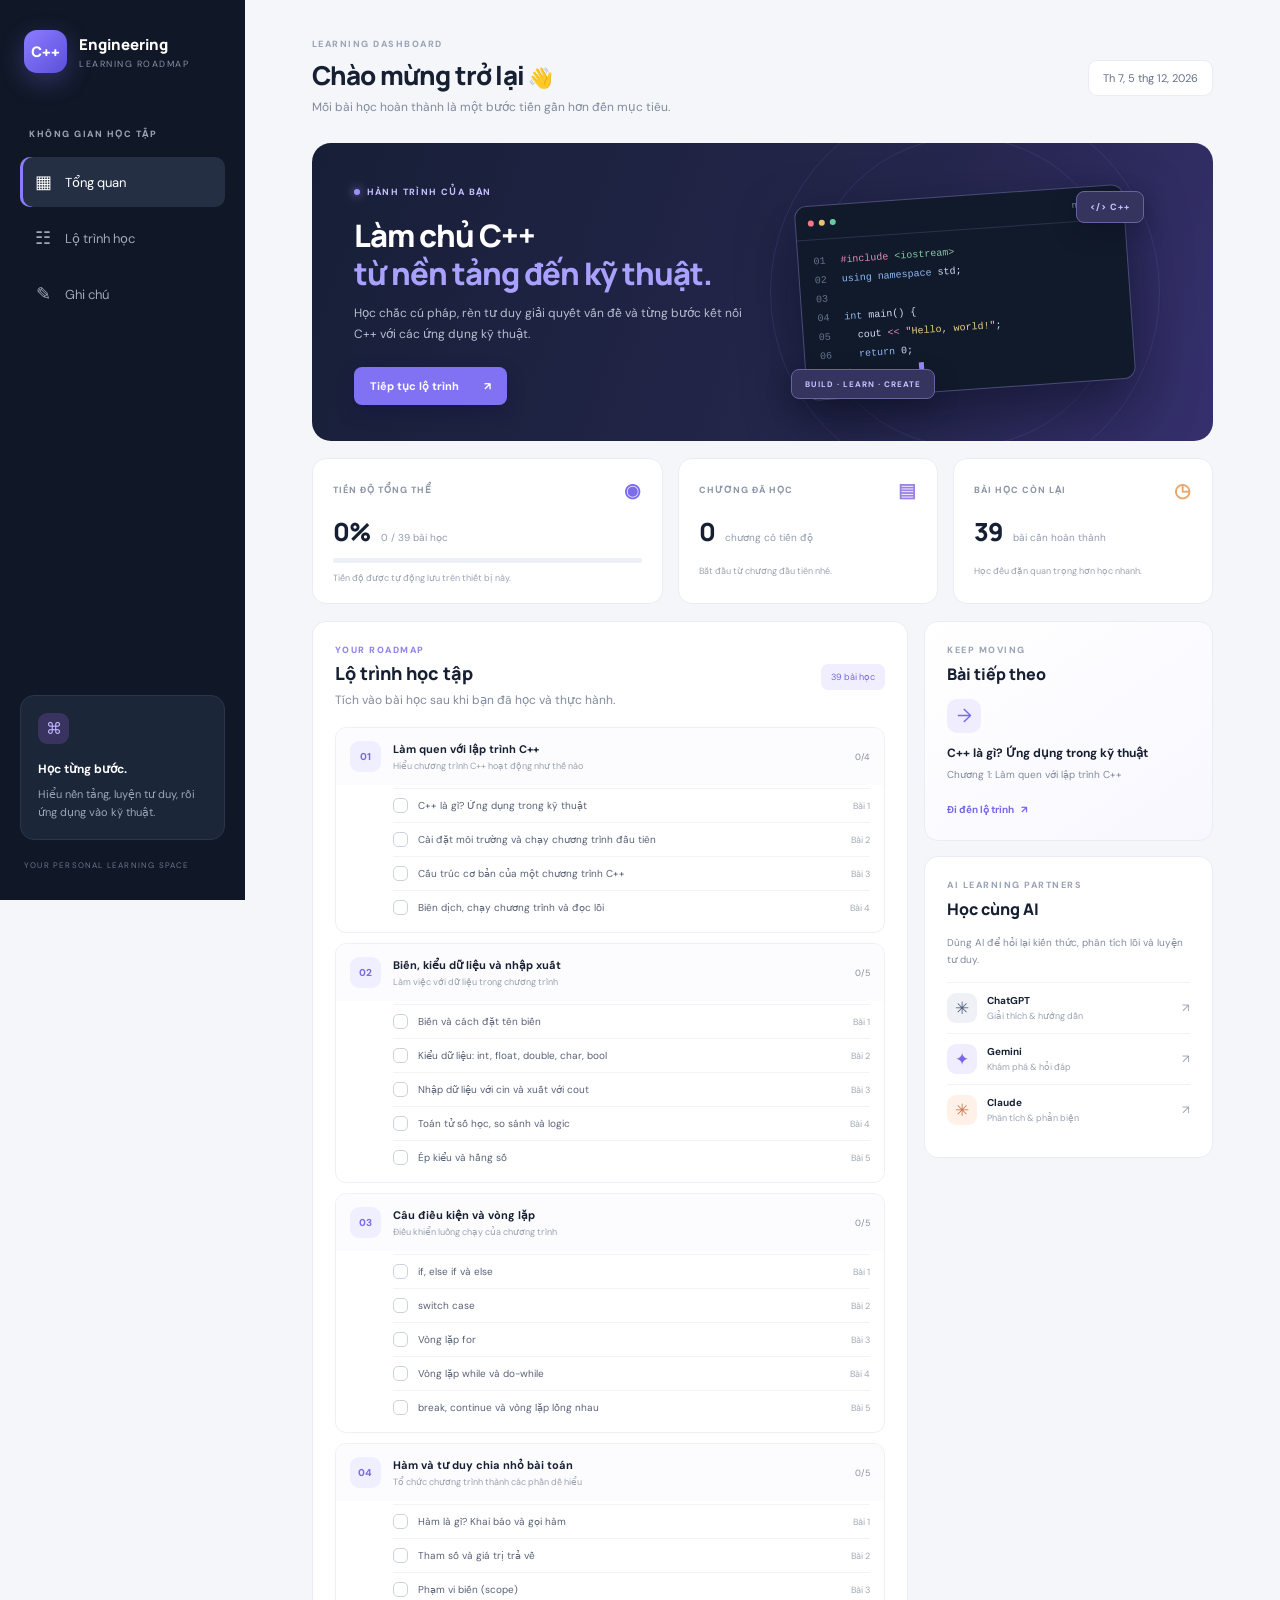
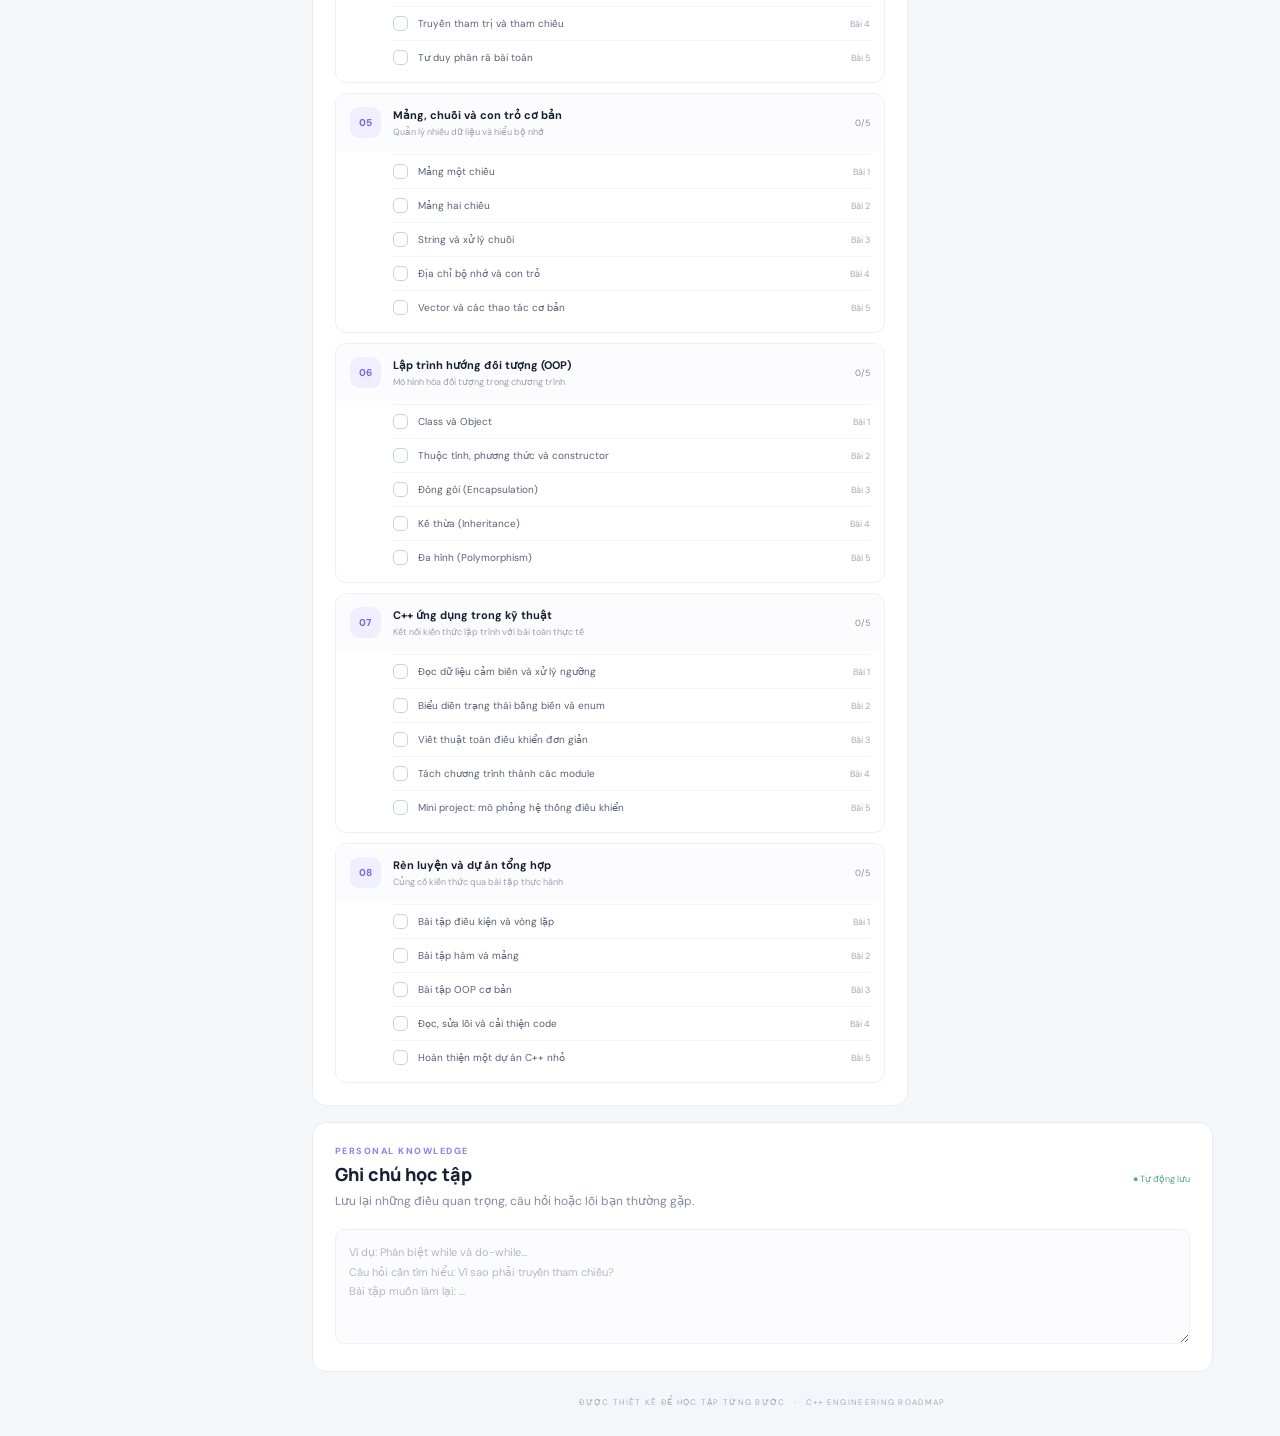
<file: cpp-engineering-roadmap/cpp-roadmap/index.html>
<!doctype html>
<html lang="vi">
<head>
  <meta charset="UTF-8" />
  <meta name="viewport" content="width=device-width, initial-scale=1.0" />
  <meta name="theme-color" content="#101827" />
  <title>C++ Engineering Roadmap</title>
  <link rel="stylesheet" href="style.css" />
</head>
<body>
  <div class="app-shell">
    <aside class="sidebar">
      <a class="brand" href="#top"><span class="brand-mark">C++</span><span><b>Engineering</b><small>LEARNING ROADMAP</small></span></a>
      <div class="nav-label">KHÔNG GIAN HỌC TẬP</div>
      <a class="nav-item active" href="#top"><span>▦</span> Tổng quan</a>
      <a class="nav-item" href="#roadmap"><span>☷</span> Lộ trình học</a>
      <a class="nav-item" href="#notes"><span>✎</span> Ghi chú</a>
      <div class="sidebar-bottom"><div class="mini-orb">⌘</div><b>Học từng bước.</b><p>Hiểu nền tảng, luyện tư duy, rồi ứng dụng vào kỹ thuật.</p></div>
      <div class="sidebar-foot">YOUR PERSONAL LEARNING SPACE</div>
    </aside>

    <main class="main" id="top">
      <header class="topbar"><div><div class="eyebrow">LEARNING DASHBOARD</div><h1>Chào mừng trở lại <span>👋</span></h1><p class="muted">Mỗi bài học hoàn thành là một bước tiến gần hơn đến mục tiêu.</p></div><div class="date-chip" id="today"></div></header>

      <section class="hero-card">
        <div class="hero-copy"><div class="pill"><i></i> HÀNH TRÌNH CỦA BẠN</div><h2>Làm chủ C++<br/><em>từ nền tảng đến kỹ thuật.</em></h2><p>Học chắc cú pháp, rèn tư duy giải quyết vấn đề và từng bước kết nối C++ với các ứng dụng kỹ thuật.</p><a class="primary-btn" href="#roadmap">Tiếp tục lộ trình <span>↗</span></a></div>
        <div class="hero-art" aria-hidden="true"><div class="ring ring-one"></div><div class="ring ring-two"></div><div class="code-window"><div class="window-dots"><i></i><i></i><i></i><span>main.cpp</span></div><div class="code-lines"><p><b>01</b> <span class="pink">#include</span> <span class="green">&lt;iostream&gt;</span></p><p><b>02</b> <span class="blue">using namespace</span> std;</p><p><b>03</b> </p><p><b>04</b> <span class="blue">int</span> main() {</p><p><b>05</b> &nbsp;&nbsp;cout <span class="pink">&lt;&lt;</span> <span class="yellow">"Hello, world!"</span>;</p><p><b>06</b> &nbsp;&nbsp;<span class="blue">return</span> 0;</p><p><b>07</b> }</p></div><div class="code-cursor"></div></div><div class="floating-tag tag-top">&lt;/&gt; C++</div><div class="floating-tag tag-bottom">BUILD · LEARN · CREATE</div></div>
      </section>

      <section class="stats-grid">
        <article class="stat-card progress-stat"><div class="stat-top"><span>TIẾN ĐỘ TỔNG THỂ</span><span class="stat-icon">◉</span></div><div class="stat-value"><strong id="overallPercent">0%</strong><span id="completedCount">0 / 0 bài học</span></div><div class="progress-track"><div id="overallBar" class="progress-fill"></div></div><small>Tiến độ được tự động lưu trên thiết bị này.</small></article>
        <article class="stat-card"><div class="stat-top"><span>CHƯƠNG ĐÃ HỌC</span><span class="stat-icon violet">▤</span></div><div class="stat-value"><strong id="chapterCount">0</strong><span>chương có tiến độ</span></div><small class="stat-note">Bắt đầu từ chương đầu tiên nhé.</small></article>
        <article class="stat-card"><div class="stat-top"><span>BÀI HỌC CÒN LẠI</span><span class="stat-icon orange">◷</span></div><div class="stat-value"><strong id="remainingCount">0</strong><span>bài cần hoàn thành</span></div><small class="stat-note">Học đều đặn quan trọng hơn học nhanh.</small></article>
      </section>

      <section class="content-grid">
        <div class="panel roadmap-panel" id="roadmap"><div class="section-heading"><div><div class="eyebrow">YOUR ROADMAP</div><h2>Lộ trình học tập</h2><p class="muted">Tích vào bài học sau khi bạn đã học và thực hành.</p></div><span class="count-chip" id="roadmapCount">0 bài học</span></div><div id="roadmapList" class="roadmap-list"></div></div>
        <aside class="right-column"><div class="panel next-panel"><div class="eyebrow">KEEP MOVING</div><h3>Bài tiếp theo</h3><div class="next-icon">→</div><p class="next-title" id="nextTitle">Bắt đầu hành trình C++</p><p class="muted next-desc" id="nextDesc">Chọn bài đầu tiên trong lộ trình để bắt đầu.</p><a href="#roadmap" class="text-link">Đi đến lộ trình <span>↗</span></a></div>
          <div class="panel ai-panel"><div class="eyebrow">AI LEARNING PARTNERS</div><h3>Học cùng AI</h3><p class="muted">Dùng AI để hỏi lại kiến thức, phân tích lỗi và luyện tư duy.</p><a class="ai-link" href="https://chatgpt.com/" target="_blank" rel="noreferrer"><span class="ai-logo">✳</span><span><b>ChatGPT</b><small>Giải thích & hướng dẫn</small></span><i>↗</i></a><a class="ai-link" href="https://gemini.google.com/" target="_blank" rel="noreferrer"><span class="ai-logo gemini">✦</span><span><b>Gemini</b><small>Khám phá & hỏi đáp</small></span><i>↗</i></a><a class="ai-link" href="https://claude.ai/" target="_blank" rel="noreferrer"><span class="ai-logo claude">✳</span><span><b>Claude</b><small>Phân tích & phản biện</small></span><i>↗</i></a></div></aside>
      </section>

      <section class="panel notes-panel" id="notes"><div class="section-heading"><div><div class="eyebrow">PERSONAL KNOWLEDGE</div><h2>Ghi chú học tập</h2><p class="muted">Lưu lại những điều quan trọng, câu hỏi hoặc lỗi bạn thường gặp.</p></div><span class="saved-label" id="saveStatus">● Tự động lưu</span></div><textarea id="notesInput" placeholder="Ví dụ: Phân biệt while và do-while...&#10;Câu hỏi cần tìm hiểu: Vì sao phải truyền tham chiếu?&#10;Bài tập muốn làm lại: ..."></textarea></section>
      <footer>ĐƯỢC THIẾT KẾ ĐỂ HỌC TẬP TỪNG BƯỚC <span>·</span> C++ ENGINEERING ROADMAP</footer>
    </main>
  </div>
  <script src="script.js"></script>
</body>
</html>
</file>
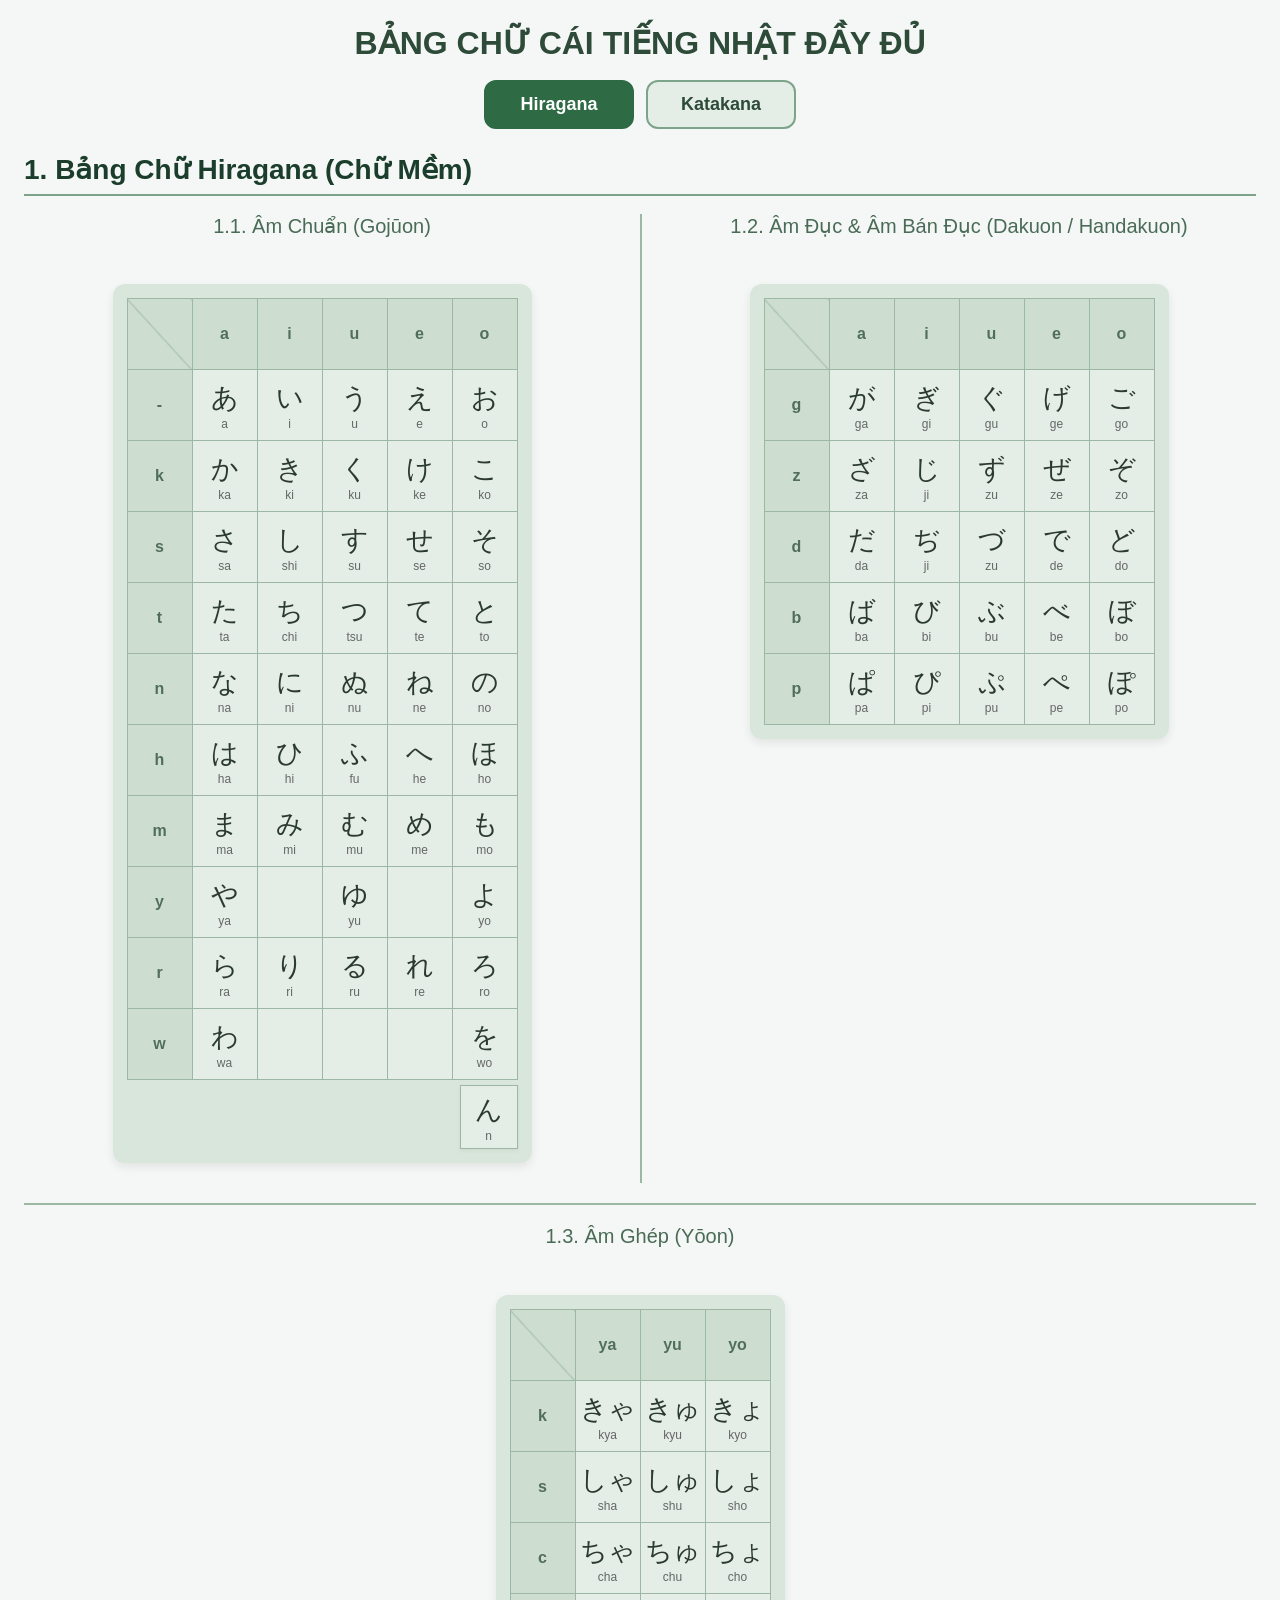
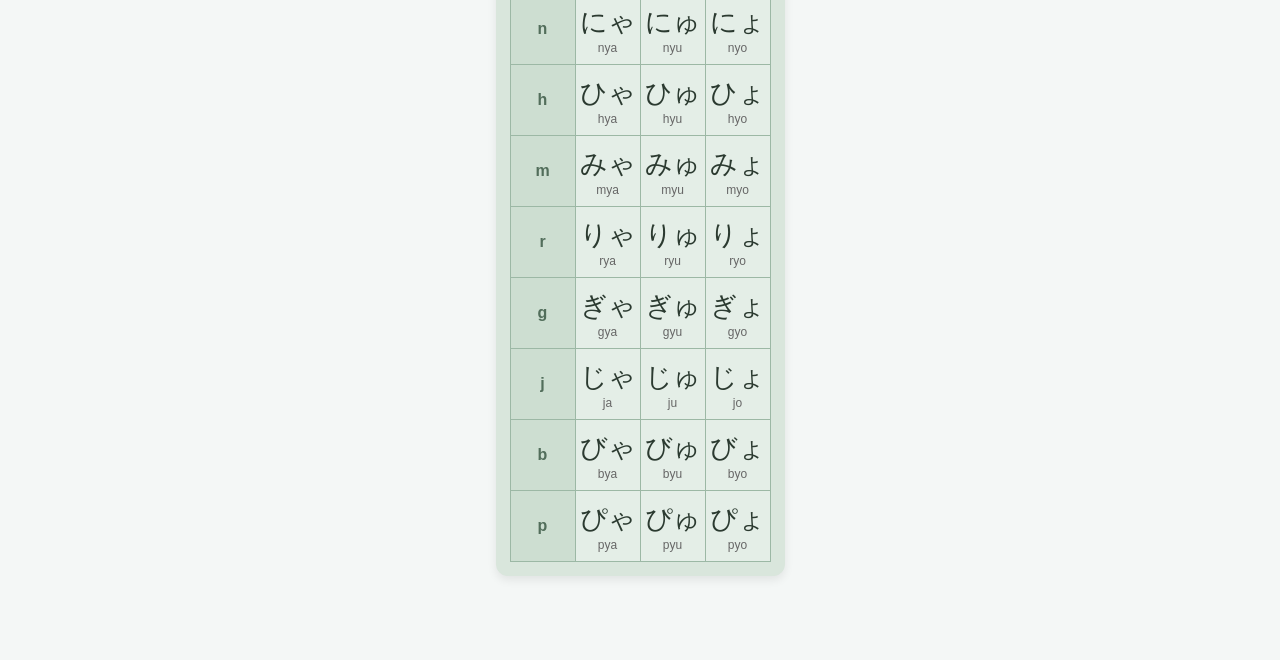
<file: Bảng chữ cái.html>
<!DOCTYPE html>
<html lang="vi">
<head>
  <meta charset="UTF-8">
  <meta name="viewport" content="width=device-width, initial-scale=1.0">
  <title>Bảng Chữ Cái Tiếng Nhật (Hiragana & Katakana)</title>
  <style>
    body {
      font-family: 'Segoe UI', Tahoma, Geneva, Verdana, sans-serif;
      background-color: #f4f7f6;
      color: #2b3a30;
      margin: 0;
      padding: 24px;
      display: flex;
      flex-direction: column;
      align-items: center;
    }

    h1 {
      color: #2e4a38;
      margin: 0 0 18px;
      text-align: center;
    }

    .main-section {
      width: 100%;
      max-width: 1500px;
      margin-bottom: 40px;
    }

    .table-grid {
      display: grid;
      grid-template-columns: repeat(3, minmax(0, 1fr));
      gap: 0;
      align-items: stretch;
    }

    .table-group {
      min-width: 0;
      display: flex;
      flex-direction: column;
      align-items: center;
      padding: 0 20px;
    }

    .table-group + .table-group {
      border-left: 2px solid #9cb8a5;
    }

    .table-group:first-child {
      padding-left: 0;
    }

    .table-group:last-child {
      padding-right: 0;
    }

    .alphabet-tabs {
      display: flex;
      justify-content: center;
      gap: 12px;
      margin-bottom: 24px;
    }

    .alphabet-tab {
      min-width: 150px;
      padding: 12px 20px;
      border: 2px solid #7ea38b;
      border-radius: 12px;
      background: #e4eee7;
      color: #2e4a38;
      font: inherit;
      font-size: 18px;
      font-weight: 700;
      cursor: pointer;
    }

    .alphabet-tab[aria-pressed="true"] {
      background: #2e6b45;
      border-color: #2e6b45;
      color: #fff;
    }

    .alphabet-tab:focus-visible {
      outline: 3px solid #d28a2e;
      outline-offset: 3px;
    }

    [hidden] {
      display: none !important;
    }

    .section-title {
      font-size: 28px;
      color: #1b3d2b;
      border-bottom: 2px solid #7ea38b;
      padding-bottom: 8px;
      margin: 0 0 18px;
    }

    .sub-title {
      display: flex;
      justify-content: center;
      font-size: 20px;
      color: #4a6b56;
      min-height: 3em;
      margin: 0 0 10px;
      text-align: center;
    }

    .table-container {
      position: relative;
      background-color: #d9e6dc;
      padding: 14px;
      border-radius: 12px;
      box-shadow: 0 4px 10px rgba(0, 0, 0, 0.08);
      width: fit-content;
      max-width: 100%;
      overflow-x: auto;
      margin: 0 auto 20px;
    }

    table {
      border-collapse: collapse;
      text-align: center;
      background-color: #e4eee7;
    }

    th, td {
      border: 1px solid #9cb8a5;
      width: 56px;
      height: 62px;
      font-size: 27px;
      color: #2b3a30;
      vertical-align: middle;
      padding: 4px;
    }

    th.col-header, td.row-header {
      font-weight: bold;
      font-size: 16px;
      color: #526e5b;
      background-color: #cdded1;
    }

    .diagonal-header {
      background: linear-gradient(to top right, #cdded1 49%, #9cb8a5 50%, #cdded1 51%);
    }

    .romaji {
      display: block;
      font-size: 12px;
      color: #666;
      font-weight: normal;
      line-height: 1;
      margin-top: 2px;
    }

    /* Ô đặc biệt cho chữ n (ん / ン) */
    .extra-cell-container {
      display: flex;
      justify-content: flex-end;
      margin-top: 5px;
    }

    .extra-cell {
      width: 56px;
      height: 62px;
      border: 1px solid #9cb8a5;
      background-color: #e4eee7;
      display: flex;
      flex-direction: column;
      justify-content: center;
      align-items: center;
      font-size: 27px;
      box-shadow: 0 2px 4px rgba(0,0,0,0.05);
    }

    @media (max-width: 1350px) {
      .table-grid {
        grid-template-columns: repeat(2, minmax(0, 1fr));
      }

      .table-group:nth-child(3) {
        grid-column: 1 / -1;
        border-left: 0;
        border-top: 2px solid #9cb8a5;
        margin-top: 20px;
        padding: 20px 0 0;
      }

      .table-group:nth-child(2) {
        padding-right: 0;
      }
    }

    @media (max-width: 600px) {
      body {
        padding: 16px 12px;
      }

      h1 {
        font-size: 24px;
      }

      .alphabet-tabs {
        width: 100%;
        gap: 8px;
      }

      .alphabet-tab {
        min-width: 0;
        flex: 1;
        padding: 10px 12px;
        font-size: 16px;
      }

      .section-title {
        font-size: 23px;
      }

      .table-grid {
        grid-template-columns: 1fr;
      }

      .table-group,
      .table-group:nth-child(2) {
        padding: 0;
      }

      .table-group + .table-group,
      .table-group:nth-child(3) {
        grid-column: auto;
        border-left: 0;
        border-top: 2px solid #9cb8a5;
        margin-top: 16px;
        padding-top: 16px;
      }

      .sub-title {
        min-height: 0;
      }

      th, td {
        width: 56px;
        height: 58px;
        font-size: 25px;
      }

      .extra-cell {
        width: 56px;
        height: 58px;
        font-size: 25px;
      }

      th.col-header, td.row-header {
        font-size: 14px;
      }
    }
  </style>
</head>
<body>

  <h1>BẢNG CHỮ CÁI TIẾNG NHẬT ĐẦY ĐỦ</h1>

  <nav class="alphabet-tabs" aria-label="Chọn bảng chữ cái">
    <button class="alphabet-tab" type="button" aria-pressed="true" aria-controls="hiragana">Hiragana</button>
    <button class="alphabet-tab" type="button" aria-pressed="false" aria-controls="katakana">Katakana</button>
  </nav>

  <!-- ==================== HIRAGANA ==================== -->
  <div class="main-section" id="hiragana">
    <h2 class="section-title">1. Bảng Chữ Hiragana (Chữ Mềm)</h2>

    <div class="table-grid">
      <div class="table-group">
        <div class="sub-title">1.1. Âm Chuẩn (Gojūon)</div>
        <div class="table-container">
      <table>
        <thead>
          <tr>
            <th class="diagonal-header"></th>
            <th class="col-header">a</th>
            <th class="col-header">i</th>
            <th class="col-header">u</th>
            <th class="col-header">e</th>
            <th class="col-header">o</th>
          </tr>
        </thead>
        <tbody>
          <tr><td class="row-header">-</td><td>あ<span class="romaji">a</span></td><td>い<span class="romaji">i</span></td><td>う<span class="romaji">u</span></td><td>え<span class="romaji">e</span></td><td>お<span class="romaji">o</span></td></tr>
          <tr><td class="row-header">k</td><td>か<span class="romaji">ka</span></td><td>き<span class="romaji">ki</span></td><td>く<span class="romaji">ku</span></td><td>け<span class="romaji">ke</span></td><td>こ<span class="romaji">ko</span></td></tr>
          <tr><td class="row-header">s</td><td>さ<span class="romaji">sa</span></td><td>し<span class="romaji">shi</span></td><td>す<span class="romaji">su</span></td><td>せ<span class="romaji">se</span></td><td>そ<span class="romaji">so</span></td></tr>
          <tr><td class="row-header">t</td><td>た<span class="romaji">ta</span></td><td>ち<span class="romaji">chi</span></td><td>つ<span class="romaji">tsu</span></td><td>て<span class="romaji">te</span></td><td>と<span class="romaji">to</span></td></tr>
          <tr><td class="row-header">n</td><td>な<span class="romaji">na</span></td><td>に<span class="romaji">ni</span></td><td>ぬ<span class="romaji">nu</span></td><td>ね<span class="romaji">ne</span></td><td>の<span class="romaji">no</span></td></tr>
          <tr><td class="row-header">h</td><td>は<span class="romaji">ha</span></td><td>ひ<span class="romaji">hi</span></td><td>ふ<span class="romaji">fu</span></td><td>へ<span class="romaji">he</span></td><td>ほ<span class="romaji">ho</span></td></tr>
          <tr><td class="row-header">m</td><td>ま<span class="romaji">ma</span></td><td>み<span class="romaji">mi</span></td><td>む<span class="romaji">mu</span></td><td>め<span class="romaji">me</span></td><td>も<span class="romaji">mo</span></td></tr>
          <tr><td class="row-header">y</td><td>や<span class="romaji">ya</span></td><td></td><td>ゆ<span class="romaji">yu</span></td><td></td><td>よ<span class="romaji">yo</span></td></tr>
          <tr><td class="row-header">r</td><td>ら<span class="romaji">ra</span></td><td>り<span class="romaji">ri</span></td><td>る<span class="romaji">ru</span></td><td>れ<span class="romaji">re</span></td><td>ろ<span class="romaji">ro</span></td></tr>
          <tr><td class="row-header">w</td><td>わ<span class="romaji">wa</span></td><td></td><td></td><td></td><td>を<span class="romaji">wo</span></td></tr>
        </tbody>
      </table>
      <div class="extra-cell-container">
        <div class="extra-cell">ん<span class="romaji">n</span></div>
      </div>
        </div>
      </div>

      <div class="table-group">
        <div class="sub-title">1.2. Âm Đục & Âm Bán Đục (Dakuon / Handakuon)</div>
        <div class="table-container">
      <table>
        <thead>
          <tr>
            <th class="diagonal-header"></th>
            <th class="col-header">a</th>
            <th class="col-header">i</th>
            <th class="col-header">u</th>
            <th class="col-header">e</th>
            <th class="col-header">o</th>
          </tr>
        </thead>
        <tbody>
          <tr><td class="row-header">g</td><td>が<span class="romaji">ga</span></td><td>ぎ<span class="romaji">gi</span></td><td>ぐ<span class="romaji">gu</span></td><td>げ<span class="romaji">ge</span></td><td>ご<span class="romaji">go</span></td></tr>
          <tr><td class="row-header">z</td><td>ざ<span class="romaji">za</span></td><td>じ<span class="romaji">ji</span></td><td>ず<span class="romaji">zu</span></td><td>ぜ<span class="romaji">ze</span></td><td>ぞ<span class="romaji">zo</span></td></tr>
          <tr><td class="row-header">d</td><td>だ<span class="romaji">da</span></td><td>ぢ<span class="romaji">ji</span></td><td>づ<span class="romaji">zu</span></td><td>で<span class="romaji">de</span></td><td>ど<span class="romaji">do</span></td></tr>
          <tr><td class="row-header">b</td><td>ば<span class="romaji">ba</span></td><td>び<span class="romaji">bi</span></td><td>ぶ<span class="romaji">bu</span></td><td>べ<span class="romaji">be</span></td><td>ぼ<span class="romaji">bo</span></td></tr>
          <tr><td class="row-header">p</td><td>ぱ<span class="romaji">pa</span></td><td>ぴ<span class="romaji">pi</span></td><td>ぷ<span class="romaji">pu</span></td><td>ぺ<span class="romaji">pe</span></td><td>ぽ<span class="romaji">po</span></td></tr>
        </tbody>
      </table>
        </div>
      </div>

      <div class="table-group">
        <div class="sub-title">1.3. Âm Ghép (Yōon)</div>
        <div class="table-container">
      <table>
        <thead>
          <tr>
            <th class="diagonal-header"></th>
            <th class="col-header">ya</th>
            <th class="col-header">yu</th>
            <th class="col-header">yo</th>
          </tr>
        </thead>
        <tbody>
          <tr><td class="row-header">k</td><td>きゃ<span class="romaji">kya</span></td><td>きゅ<span class="romaji">kyu</span></td><td>きょ<span class="romaji">kyo</span></td></tr>
          <tr><td class="row-header">s</td><td>しゃ<span class="romaji">sha</span></td><td>しゅ<span class="romaji">shu</span></td><td>しょ<span class="romaji">sho</span></td></tr>
          <tr><td class="row-header">c</td><td>ちゃ<span class="romaji">cha</span></td><td>ちゅ<span class="romaji">chu</span></td><td>ちょ<span class="romaji">cho</span></td></tr>
          <tr><td class="row-header">n</td><td>にゃ<span class="romaji">nya</span></td><td>にゅ<span class="romaji">nyu</span></td><td>にょ<span class="romaji">nyo</span></td></tr>
          <tr><td class="row-header">h</td><td>ひゃ<span class="romaji">hya</span></td><td>ひゅ<span class="romaji">hyu</span></td><td>ひょ<span class="romaji">hyo</span></td></tr>
          <tr><td class="row-header">m</td><td>みゃ<span class="romaji">mya</span></td><td>みゅ<span class="romaji">myu</span></td><td>みょ<span class="romaji">myo</span></td></tr>
          <tr><td class="row-header">r</td><td>りゃ<span class="romaji">rya</span></td><td>りゅ<span class="romaji">ryu</span></td><td>りょ<span class="romaji">ryo</span></td></tr>
          <tr><td class="row-header">g</td><td>ぎゃ<span class="romaji">gya</span></td><td>ぎゅ<span class="romaji">gyu</span></td><td>ぎょ<span class="romaji">gyo</span></td></tr>
          <tr><td class="row-header">j</td><td>じゃ<span class="romaji">ja</span></td><td>じゅ<span class="romaji">ju</span></td><td>じょ<span class="romaji">jo</span></td></tr>
          <tr><td class="row-header">b</td><td>びゃ<span class="romaji">bya</span></td><td>びゅ<span class="romaji">byu</span></td><td>びょ<span class="romaji">byo</span></td></tr>
          <tr><td class="row-header">p</td><td>ぴゃ<span class="romaji">pya</span></td><td>ぴゅ<span class="romaji">pyu</span></td><td>ぴょ<span class="romaji">pyo</span></td></tr>
        </tbody>
      </table>
        </div>
      </div>
    </div>
  </div>

  <!-- ==================== KATAKANA ==================== -->
  <div class="main-section" id="katakana" hidden>
    <h2 class="section-title">2. Bảng Chữ Katakana (Chữ Cứng)</h2>

    <div class="table-grid">
      <div class="table-group">
        <div class="sub-title">2.1. Âm Chuẩn (Gojūon)</div>
        <div class="table-container">
      <table>
        <thead>
          <tr>
            <th class="diagonal-header"></th>
            <th class="col-header">a</th>
            <th class="col-header">i</th>
            <th class="col-header">u</th>
            <th class="col-header">e</th>
            <th class="col-header">o</th>
          </tr>
        </thead>
        <tbody>
          <tr><td class="row-header">-</td><td>ア<span class="romaji">a</span></td><td>イ<span class="romaji">i</span></td><td>ウ<span class="romaji">u</span></td><td>エ<span class="romaji">e</span></td><td>オ<span class="romaji">o</span></td></tr>
          <tr><td class="row-header">k</td><td>カ<span class="romaji">ka</span></td><td>キ<span class="romaji">ki</span></td><td>ク<span class="romaji">ku</span></td><td>ケ<span class="romaji">ke</span></td><td>コ<span class="romaji">ko</span></td></tr>
          <tr><td class="row-header">s</td><td>サ<span class="romaji">sa</span></td><td>シ<span class="romaji">shi</span></td><td>ス<span class="romaji">su</span></td><td>セ<span class="romaji">se</span></td><td>ソ<span class="romaji">so</span></td></tr>
          <tr><td class="row-header">t</td><td>タ<span class="romaji">ta</span></td><td>チ<span class="romaji">chi</span></td><td>ツ<span class="romaji">tsu</span></td><td>テ<span class="romaji">te</span></td><td>ト<span class="romaji">to</span></td></tr>
          <tr><td class="row-header">n</td><td>ナ<span class="romaji">na</span></td><td>ニ<span class="romaji">ni</span></td><td>ヌ<span class="romaji">nu</span></td><td>ネ<span class="romaji">ne</span></td><td>ノ<span class="romaji">no</span></td></tr>
          <tr><td class="row-header">h</td><td>ハ<span class="romaji">ha</span></td><td>ヒ<span class="romaji">hi</span></td><td>フ<span class="romaji">fu</span></td><td>ヘ<span class="romaji">he</span></td><td>ホ<span class="romaji">ho</span></td></tr>
          <tr><td class="row-header">m</td><td>マ<span class="romaji">ma</span></td><td>ミ<span class="romaji">mi</span></td><td>ム<span class="romaji">mu</span></td><td>メ<span class="romaji">me</span></td><td>モ<span class="romaji">mo</span></td></tr>
          <tr><td class="row-header">y</td><td>ヤ<span class="romaji">ya</span></td><td></td><td>ユ<span class="romaji">yu</span></td><td></td><td>ヨ<span class="romaji">yo</span></td></tr>
          <tr><td class="row-header">r</td><td>ラ<span class="romaji">ra</span></td><td>リ<span class="romaji">ri</span></td><td>ル<span class="romaji">ru</span></td><td>レ<span class="romaji">re</span></td><td>ロ<span class="romaji">ro</span></td></tr>
          <tr><td class="row-header">w</td><td>ワ<span class="romaji">wa</span></td><td></td><td></td><td></td><td>ヲ<span class="romaji">wo</span></td></tr>
        </tbody>
      </table>
      <div class="extra-cell-container">
        <div class="extra-cell">ン<span class="romaji">n</span></div>
      </div>
        </div>
      </div>

      <div class="table-group">
        <div class="sub-title">2.2. Âm Đục & Âm Bán Đục (Dakuon / Handakuon)</div>
        <div class="table-container">
      <table>
        <thead>
          <tr>
            <th class="diagonal-header"></th>
            <th class="col-header">a</th>
            <th class="col-header">i</th>
            <th class="col-header">u</th>
            <th class="col-header">e</th>
            <th class="col-header">o</th>
          </tr>
        </thead>
        <tbody>
          <tr><td class="row-header">g</td><td>ガ<span class="romaji">ga</span></td><td>ギ<span class="romaji">gi</span></td><td>グ<span class="romaji">gu</span></td><td>ゲ<span class="romaji">ge</span></td><td>ゴ<span class="romaji">go</span></td></tr>
          <tr><td class="row-header">z</td><td>ザ<span class="romaji">za</span></td><td>ジ<span class="romaji">ji</span></td><td>ズ<span class="romaji">zu</span></td><td>ゼ<span class="romaji">ze</span></td><td>ゾ<span class="romaji">zo</span></td></tr>
          <tr><td class="row-header">d</td><td>ダ<span class="romaji">da</span></td><td>ヂ<span class="romaji">ji</span></td><td>ヅ<span class="romaji">zu</span></td><td>デ<span class="romaji">de</span></td><td>ド<span class="romaji">do</span></td></tr>
          <tr><td class="row-header">b</td><td>バ<span class="romaji">ba</span></td><td>ビ<span class="romaji">bi</span></td><td>ブ<span class="romaji">bu</span></td><td>ベ<span class="romaji">be</span></td><td>ボ<span class="romaji">bo</span></td></tr>
          <tr><td class="row-header">p</td><td>パ<span class="romaji">pa</span></td><td>ピ<span class="romaji">pi</span></td><td>プ<span class="romaji">pu</span></td><td>ペ<span class="romaji">pe</span></td><td>ポ<span class="romaji">po</span></td></tr>
        </tbody>
      </table>
        </div>
      </div>

      <div class="table-group">
        <div class="sub-title">2.3. Âm Ghép (Yōon)</div>
        <div class="table-container">
      <table>
        <thead>
          <tr>
            <th class="diagonal-header"></th>
            <th class="col-header">ya</th>
            <th class="col-header">yu</th>
            <th class="col-header">yo</th>
          </tr>
        </thead>
        <tbody>
          <tr><td class="row-header">k</td><td>キャ<span class="romaji">kya</span></td><td>キュ<span class="romaji">kyu</span></td><td>キョ<span class="romaji">kyo</span></td></tr>
          <tr><td class="row-header">s</td><td>シャ<span class="romaji">sha</span></td><td>シュ<span class="romaji">shu</span></td><td>ショ<span class="romaji">sho</span></td></tr>
          <tr><td class="row-header">c</td><td>チャ<span class="romaji">cha</span></td><td>チュ<span class="romaji">chu</span></td><td>チョ<span class="romaji">cho</span></td></tr>
          <tr><td class="row-header">n</td><td>ニャ<span class="romaji">nya</span></td><td>ニュ<span class="romaji">nyu</span></td><td>ニョ<span class="romaji">nyo</span></td></tr>
          <tr><td class="row-header">h</td><td>ヒャ<span class="romaji">hya</span></td><td>ヒュ<span class="romaji">hyu</span></td><td>ヒョ<span class="romaji">hyo</span></td></tr>
          <tr><td class="row-header">m</td><td>ミャ<span class="romaji">mya</span></td><td>ミュ<span class="romaji">myu</span></td><td>ミョ<span class="romaji">myo</span></td></tr>
          <tr><td class="row-header">r</td><td>リャ<span class="romaji">rya</span></td><td>リュ<span class="romaji">ryu</span></td><td>リョ<span class="romaji">ryo</span></td></tr>
          <tr><td class="row-header">g</td><td>ギャ<span class="romaji">gya</span></td><td>ギュ<span class="romaji">gyu</span></td><td>ギョ<span class="romaji">gyo</span></td></tr>
          <tr><td class="row-header">j</td><td>ジャ<span class="romaji">ja</span></td><td>ジュ<span class="romaji">ju</span></td><td>ジョ<span class="romaji">jo</span></td></tr>
          <tr><td class="row-header">b</td><td>ビャ<span class="romaji">bya</span></td><td>ビュ<span class="romaji">byu</span></td><td>ビョ<span class="romaji">byo</span></td></tr>
          <tr><td class="row-header">p</td><td>ピャ<span class="romaji">pya</span></td><td>ピュ<span class="romaji">pyu</span></td><td>ピョ<span class="romaji">pyo</span></td></tr>
        </tbody>
      </table>
        </div>
      </div>
    </div>
  </div>

  <script>
    const alphabetTabs = document.querySelectorAll('.alphabet-tab');
    const alphabetSections = document.querySelectorAll('.main-section');

    alphabetTabs.forEach((tab) => {
      tab.addEventListener('click', () => {
        const selectedSection = tab.getAttribute('aria-controls');

        alphabetTabs.forEach((item) => {
          item.setAttribute('aria-pressed', String(item === tab));
        });

        alphabetSections.forEach((section) => {
          section.hidden = section.id !== selectedSection;
        });
      });
    });
  </script>
</body>
</html>
</file>
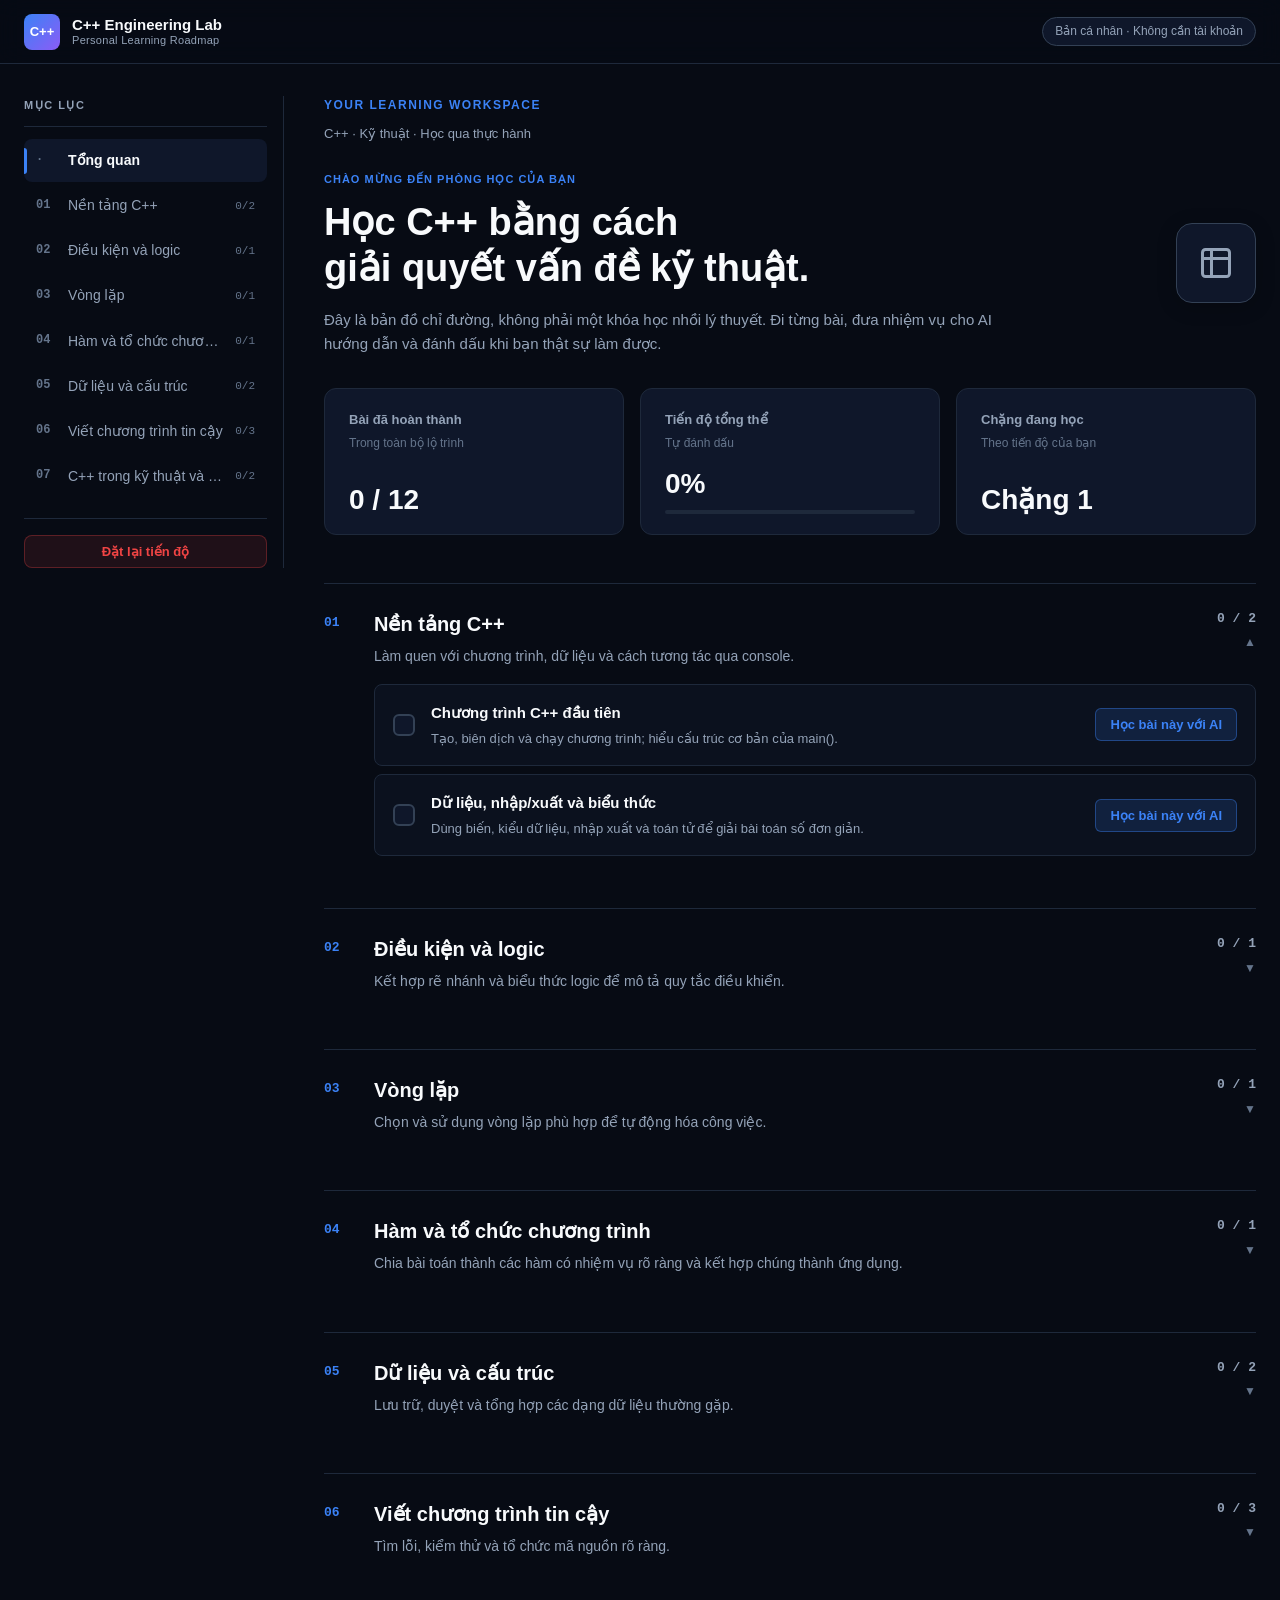
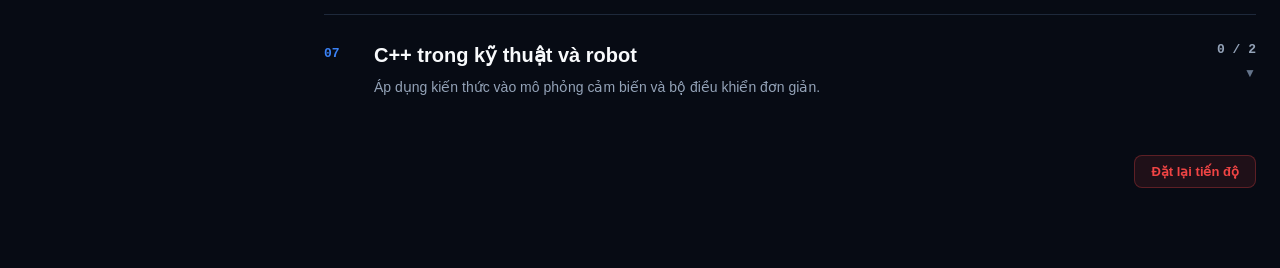
<file: Lập trình/Study_C++.html>
<!DOCTYPE html>
<html lang="vi">
<head>
<meta charset="UTF-8" />
<meta name="viewport" content="width=device-width, initial-scale=1.0" />
<title>C++ Engineering Lab — Lộ trình học C++</title>

<style>
/* ============================================================
   THEME — Dark Navy Workspace
   ============================================================ */
:root {
  --bg: #070b14;
  --bg-elevated: #0b111e;
  --card: #0f172a;
  --card-hover: #162036;
  --border: #1e293b;
  --border-strong: #334155;
  --text: #f8fafc;
  --text-muted: #94a3b8;
  --text-dim: #64748b;
  --accent: #3b82f6;
  --accent-2: #8b5cf6;
  --accent-glow: rgba(59, 130, 246, 0.15);
  --accent-line: rgba(59, 130, 246, 0.4);
  --success: #10b981;
  --success-bg: rgba(16, 185, 129, 0.1);
  --danger: #ef4444;
  --danger-bg: rgba(239, 68, 68, 0.1);
  --radius: 12px;
  --radius-sm: 8px;
  --header-h: 64px;
}

* { box-sizing: border-box; margin: 0; padding: 0; }
html { scroll-behavior: smooth; }

body {
  font-family: -apple-system, BlinkMacSystemFont, "Segoe UI", Roboto, "Helvetica Neue", Arial, sans-serif;
  background: var(--bg);
  color: var(--text);
  line-height: 1.65;
  min-height: 100vh;
  font-variant-numeric: tabular-nums;
}

/* HEADER */
.site-header {
  position: sticky; top: 0; z-index: 100; height: var(--header-h);
  background: rgba(7, 11, 20, 0.85); backdrop-filter: blur(12px);
  border-bottom: 1px solid var(--border);
}
.header-inner {
  max-width: 1360px; margin: 0 auto; padding: 0 24px; height: 100%;
  display: flex; align-items: center; justify-content: space-between;
}
.brand { display: flex; align-items: center; gap: 12px; }
.brand-mark {
  width: 36px; height: 36px; display: flex; align-items: center; justify-content: center;
  border-radius: 8px; background: linear-gradient(135deg, var(--accent), var(--accent-2));
  color: #fff; font-weight: 800; font-size: 13px;
}
.brand-text { display: flex; flex-direction: column; line-height: 1.2; }
.brand-name { font-weight: 700; font-size: 15px; }
.brand-sub { font-size: 11px; color: var(--text-muted); letter-spacing: 0.3px; }
.header-badge {
  font-size: 12px; color: var(--text-muted); border: 1px solid var(--border-strong);
  padding: 4px 12px; border-radius: 999px; background: var(--card);
}

/* LAYOUT */
.app-layout {
  max-width: 1360px; margin: 0 auto; padding: 32px 24px 80px;
  display: grid; grid-template-columns: 260px 1fr; gap: 40px; align-items: start;
}

/* SIDEBAR */
.toc {
  position: sticky; top: calc(var(--header-h) + 24px);
  max-height: calc(100vh - var(--header-h) - 48px); overflow-y: auto;
  border-right: 1px solid var(--border); padding-right: 16px;
}
.toc-head {
  display: flex; align-items: center; justify-content: space-between;
  margin-bottom: 12px; padding-bottom: 12px; border-bottom: 1px solid var(--border);
}
.toc-title { font-size: 11px; font-weight: 700; text-transform: uppercase; letter-spacing: 1.5px; color: var(--text-muted); }
.toc-nav { display: flex; flex-direction: column; gap: 2px; }
.toc-link {
  display: flex; align-items: center; gap: 12px; padding: 10px 12px;
  border-radius: 8px; color: var(--text-muted); text-decoration: none;
  font-size: 14px; transition: all 0.15s ease; position: relative;
}
.toc-link:hover { color: var(--text); background: var(--card); }
.toc-link::before {
  content: ""; position: absolute; left: 0; top: 20%; height: 60%; width: 3px;
  background: transparent; border-radius: 0 4px 4px 0; transition: background 0.15s;
}
.toc-link.active { color: var(--text); background: var(--card); font-weight: 600; }
.toc-link.active::before { background: var(--accent); }
.toc-num { font-family: monospace; font-size: 12px; font-weight: 700; color: var(--text-dim); min-width: 20px; }
.toc-name { flex: 1; overflow: hidden; text-overflow: ellipsis; white-space: nowrap; }
.toc-progress { font-family: monospace; font-size: 11px; color: var(--text-dim); }
.toc-footer { margin-top: 20px; padding-top: 16px; border-top: 1px solid var(--border); }

/* MAIN CONTENT */
.main-content { min-width: 0; }
.workspace-header { display: flex; justify-content: space-between; align-items: flex-end; margin-bottom: 24px; }
.workspace-title { font-size: 12px; font-weight: 800; color: var(--accent); text-transform: uppercase; letter-spacing: 1.5px; margin-bottom: 4px; display: block; }
.workspace-sub { font-size: 13px; color: var(--text-muted); }

/* Hero */
.hero { display: flex; justify-content: space-between; align-items: center; gap: 24px; margin-bottom: 32px; }
.hero-text { max-width: 680px; }
.hero-tag { font-size: 11px; font-weight: 700; color: var(--accent); text-transform: uppercase; letter-spacing: 1px; margin-bottom: 12px; display: block; }
.hero h1 { font-size: clamp(28px, 4vw, 38px); font-weight: 800; line-height: 1.2; margin-bottom: 16px; color: var(--text); }
.hero p { font-size: 15px; color: var(--text-muted); line-height: 1.6; }
.hero-icon {
  width: 80px; height: 80px; border-radius: 16px; background: var(--card);
  border: 1px solid var(--border-strong); display: flex; align-items: center; justify-content: center;
  flex-shrink: 0; box-shadow: 0 4px 20px rgba(0,0,0,0.2);
}
.hero-icon svg { width: 36px; height: 36px; stroke: var(--text-muted); stroke-width: 2; fill: none; }

/* Stats */
.stats-row { display: grid; grid-template-columns: repeat(3, 1fr); gap: 16px; margin-bottom: 48px; }
.stat-card { background: var(--card); border: 1px solid var(--border); border-radius: var(--radius); padding: 20px 24px; display: flex; flex-direction: column; }
.stat-label { font-size: 13px; font-weight: 600; color: var(--text-muted); margin-bottom: 4px; }
.stat-sub { font-size: 12px; color: var(--text-dim); margin-bottom: 16px; }
.stat-value { font-size: 28px; font-weight: 800; color: var(--text); line-height: 1; margin-top: auto; }
.stat-progress-bar { height: 4px; background: var(--border); border-radius: 99px; margin-top: 12px; overflow: hidden; }
.stat-progress-fill { height: 100%; width: 0%; background: var(--accent); border-radius: 99px; transition: width 0.4s ease; }

/* Buttons */
.btn { padding: 8px 16px; border-radius: var(--radius-sm); font-weight: 600; font-size: 13px; cursor: pointer; border: 1px solid transparent; transition: all 0.15s; font-family: inherit; }
.btn-danger { background: var(--danger-bg); color: var(--danger); border: 1px solid rgba(239,68,68,0.3); }
.btn-danger:hover { background: rgba(239,68,68,0.2); }
.btn-primary { background: var(--accent); color: #fff; border: none; padding: 10px 20px; font-size: 14px; }
.btn-primary:hover { filter: brightness(1.1); }
.btn-primary.copied { background: var(--success); }
.btn-secondary { background: var(--card); color: var(--text); border: 1px solid var(--border); padding: 10px 20px; font-size: 14px; }
.btn-secondary:hover { background: var(--card-hover); }

/* Stages */
.stage-section { scroll-margin-top: calc(var(--header-h) + 20px); margin-bottom: 40px; }
.stage-header { display: flex; align-items: flex-start; gap: 18px; padding: 24px 0 16px; border-top: 1px solid var(--border); cursor: pointer; user-select: none; }
.stage-header:hover .stage-info h2 { color: var(--accent); }
.stage-num { font-family: monospace; font-size: 13px; font-weight: 700; color: var(--accent); padding-top: 4px; min-width: 32px; }
.stage-info { flex: 1; }
.stage-info h2 { font-size: 20px; font-weight: 700; margin-bottom: 4px; transition: color 0.15s; }
.stage-info p { font-size: 14px; color: var(--text-muted); max-width: 620px; }
.stage-meta { display: flex; flex-direction: column; align-items: flex-end; gap: 4px; }
.stage-progress { font-family: monospace; font-size: 13px; font-weight: 700; color: var(--text-muted); }
.stage-progress.done { color: var(--success); }
.stage-chevron { font-size: 12px; color: var(--text-dim); transition: transform 0.2s; }
.stage-body { display: none; padding-left: 50px; }
.stage-body.open { display: block; animation: fadeIn 0.25s ease; }
@keyframes fadeIn { from { opacity: 0; transform: translateY(-4px); } to { opacity: 1; transform: translateY(0); } }

/* Lessons */
.lessons-list { display: flex; flex-direction: column; gap: 8px; padding-bottom: 12px; }
.lesson { display: flex; align-items: center; gap: 16px; padding: 16px 18px; background: var(--bg-elevated); border: 1px solid var(--border); border-radius: var(--radius-sm); transition: all 0.15s; }
.lesson:hover { border-color: var(--border-strong); }
.lesson.completed { background: var(--success-bg); border-color: rgba(16,185,129,0.3); }
.lesson.completed .lesson-info h3 { text-decoration: line-through; color: var(--text-muted); }
.lesson-check { display: flex; align-items: center; cursor: pointer; position: relative; width: 22px; height: 22px; flex-shrink: 0; }
.lesson-check input { position: absolute; opacity: 0; width: 100%; height: 100%; cursor: pointer; }
.checkmark { width: 22px; height: 22px; border: 2px solid var(--border-strong); border-radius: 6px; display: flex; align-items: center; justify-content: center; background: var(--card); transition: all 0.15s; pointer-events: none; }
.checkmark::after { content: ""; width: 4px; height: 9px; border: solid #fff; border-width: 0 2px 2px 0; transform: rotate(45deg) scale(0); transition: transform 0.15s; margin-top: -2px; }
.lesson-check input:checked + .checkmark { background: var(--success); border-color: var(--success); }
.lesson-check input:checked + .checkmark::after { transform: rotate(45deg) scale(1); }
.lesson-info { flex: 1; min-width: 0; }
.lesson-info h3 { font-size: 15px; font-weight: 600; margin-bottom: 2px; color: var(--text); }
.lesson-info p { font-size: 13px; color: var(--text-muted); }
.lesson-btn { flex-shrink: 0; padding: 8px 14px; border-radius: 6px; border: 1px solid var(--accent-line); background: var(--accent-glow); color: var(--accent); font-size: 13px; font-weight: 600; cursor: pointer; transition: all 0.15s; font-family: inherit; }
.lesson-btn:hover { background: rgba(59,130,246,0.25); border-color: var(--accent); }

/* Modal */
.modal { display: none; position: fixed; inset: 0; z-index: 1000; background: rgba(0,0,0,0.8); padding: 20px; align-items: center; justify-content: center; backdrop-filter: blur(4px); }
.modal.open { display: flex; }
.modal-content { background: var(--bg-elevated); border: 1px solid var(--border); border-radius: var(--radius); width: 100%; max-width: 820px; max-height: 92vh; display: flex; flex-direction: column; padding: 24px; animation: fadeIn 0.2s ease; }
.modal-header { display: flex; align-items: center; justify-content: space-between; gap: 16px; margin-bottom: 8px; }
.modal-header h3 { font-size: 18px; font-weight: 700; color: var(--text); }
.modal-close { background: none; border: none; color: var(--text-muted); font-size: 28px; cursor: pointer; }
.modal-hint { font-size: 13px; color: var(--text-muted); margin-bottom: 16px; line-height: 1.5; }
.prompt-textarea { flex: 1; min-height: 320px; max-height: 55vh; width: 100%; resize: vertical; padding: 16px; background: var(--bg); border: 1px solid var(--border); border-radius: var(--radius-sm); color: var(--text); font-family: monospace; font-size: 13px; line-height: 1.6; outline: none; }
.prompt-textarea:focus { border-color: var(--accent); }
.modal-actions { display: flex; gap: 12px; justify-content: flex-end; margin-top: 16px; }

@media (max-width: 960px) {
  .app-layout { grid-template-columns: 1fr; gap: 24px; padding: 24px 16px 60px; }
  .toc { position: static; max-height: none; border-right: none; border-bottom: 1px solid var(--border); padding-right: 0; padding-bottom: 20px; }
  .toc-nav { display: grid; grid-template-columns: repeat(2, 1fr); gap: 6px; }
  .toc-footer { display: none; }
  .stage-body { padding-left: 0; }
  .stats-row { grid-template-columns: 1fr; }
  .hero { flex-direction: column; align-items: flex-start; }
  .hero-icon { display: none; }
}
@media (max-width: 640px) {
  .header-badge { display: none; }
  .toc-nav { grid-template-columns: 1fr; }
  .lesson { flex-wrap: wrap; padding: 14px; }
  .lesson-info { flex-basis: calc(100% - 38px); }
  .lesson-btn { width: 100%; margin-top: 8px; text-align: center; }
}
</style>
</head>
<body>

<header class="site-header">
  <div class="header-inner">
    <div class="brand">
      <span class="brand-mark">C++</span>
      <div class="brand-text">
        <span class="brand-name">C++ Engineering Lab</span>
        <span class="brand-sub">Personal Learning Roadmap</span>
      </div>
    </div>
    <div class="header-badge">Bản cá nhân · Không cần tài khoản</div>
  </div>
</header>

<div class="app-layout">
  <aside class="toc">
    <div class="toc-head">
      <span class="toc-title">Mục lục</span>
    </div>
    <nav class="toc-nav" id="toc-nav"></nav>
    <div class="toc-footer">
      <button id="reset-btn-sidebar" class="btn btn-danger" style="width:100%;">Đặt lại tiến độ</button>
    </div>
  </aside>

  <main class="main-content">
    <div class="workspace-header">
      <div>
        <span class="workspace-title">YOUR LEARNING WORKSPACE</span>
        <span class="workspace-sub">C++ · Kỹ thuật · Học qua thực hành</span>
      </div>
    </div>

    <div class="hero" id="overview">
      <div class="hero-text">
        <span class="hero-tag">CHÀO MỪNG ĐẾN PHÒNG HỌC CỦA BẠN</span>
        <h1>Học C++ bằng cách<br>giải quyết vấn đề kỹ thuật.</h1>
        <p>Đây là bản đồ chỉ đường, không phải một khóa học nhồi lý thuyết. Đi từng bài, đưa nhiệm vụ cho AI hướng dẫn và đánh dấu khi bạn thật sự làm được.</p>
      </div>
      <div class="hero-icon">
        <svg viewBox="0 0 24 24"><path d="M9 3H5a2 2 0 0 0-2 2v4m6-6h10a2 2 0 0 1 2 2v4M9 3v18m0 0h10a2 2 0 0 0 2-2V9M9 21H5a2 2 0 0 1-2-2V9m0 0h18" stroke-linecap="round" stroke-linejoin="round"/></svg>
      </div>
    </div>

    <div class="stats-row">
      <div class="stat-card">
        <div class="stat-label">Bài đã hoàn thành</div>
        <div class="stat-sub">Trong toàn bộ lộ trình</div>
        <div class="stat-value" id="stat-done">0 / 12</div>
      </div>
      <div class="stat-card">
        <div class="stat-label">Tiến độ tổng thể</div>
        <div class="stat-sub">Tự đánh dấu</div>
        <div class="stat-value" id="stat-pct">0%</div>
        <div class="stat-progress-bar"><div class="stat-progress-fill" id="stat-progress-fill"></div></div>
      </div>
      <div class="stat-card">
        <div class="stat-label">Chặng đang học</div>
        <div class="stat-sub">Theo tiến độ của bạn</div>
        <div class="stat-value" id="stat-current-stage">Chặng 1</div>
      </div>
    </div>

    <div id="stages-container"></div>
    
    <div style="margin-top: 32px; display: flex; justify-content: flex-end;">
      <button id="reset-btn" class="btn btn-danger">Đặt lại tiến độ</button>
    </div>
  </main>
</div>

<div id="ai-modal" class="modal" role="dialog" aria-modal="true">
  <div class="modal-content">
    <div class="modal-header">
      <h3 id="modal-title">Học bài với AI</h3>
      <button id="modal-close" class="modal-close">&times;</button>
    </div>
    <p class="modal-hint"><strong>Prompt thông minh:</strong> Đã được thiết lập để AI dạy bạn theo từng bước. AI sẽ đưa lý thuyết ngắn, giao bài tập, và <strong>dừng lại</strong> chờ bạn code xong mới đi tiếp. Hãy copy và dán vào ChatGPT/DeepSeek.</p>
    <textarea id="prompt-text" class="prompt-textarea" spellcheck="false"></textarea>
    <div class="modal-actions">
      <button id="copy-btn" class="btn btn-primary">Sao chép prompt</button>
      <button id="modal-close-2" class="btn btn-secondary">Đóng</button>
    </div>
  </div>
</div>

<script>
/* Nội dung gốc được ghép thành các bài học tích hợp bên dưới. */
const LESSON_LIBRARY = [
  {
    id: 'stage-1', title: 'Nền tảng C++', description: 'Hiểu chương trình và viết được những dòng code đầu tiên.',
    lessons: [
      { id: 'bai-1', title: 'Chương trình C++ đầu tiên', desc: 'Viết, biên dịch và chạy chương trình đầu tiên trong VS Code.', goal: 'Hiểu cấu trúc tối thiểu của một chương trình C++, biết cách biên dịch và chạy trong VS Code.', concepts: ['Cấu trúc #include <iostream>','Hàm int main()','Lệnh std::cout để in ra màn hình','Dấu chấm phẩy và return 0'], practice: 'Viết chương trình in ra 3 dòng: tên của bạn, một dòng trống, và câu "Mục tiêu: trở thành kỹ sư C++."' },
      { id: 'bai-2', title: 'Biến và kiểu dữ liệu', desc: 'Khai báo biến với các kiểu cơ bản và chọn đúng kiểu dữ liệu.', goal: 'Biết khai báo biến với các kiểu cơ bản, phân biệt kiểu số nguyên, số thực, ký tự, logic và chuỗi.', concepts: ['int cho số nguyên','double cho số thực','char cho ký tự','bool cho giá trị đúng/sai','std::string cho chuỗi ký tự','Quy tắc đặt tên biến'], practice: 'Khai báo các biến: double nhietDo = 36.5; int soCamBien = 8; bool ketNoi = true; std::string tenThietBi = "ESP32"; sau đó in tất cả ra màn hình.' },
      { id: 'bai-3', title: 'Nhập và xuất dữ liệu', desc: 'Đọc dữ liệu từ bàn phím và hiển thị kết quả cho người dùng.', goal: 'Sử dụng std::cin và std::getline để đọc dữ liệu người dùng nhập, kết hợp với std::cout để hiển thị.', concepts: ['std::cin cho số và từ đơn','std::getline cho chuỗi có khoảng trắng','Tương tác cơ bản qua console'], practice: 'Viết chương trình đọc từ bàn phím tên thiết bị (chuỗi có khoảng trắng) và một giá trị đo (double). In ra theo mẫu: Thiết bị X đo được Y.' },
      { id: 'bai-4', title: 'Toán tử và biểu thức', desc: 'Sử dụng thành thạo toán tử số học, hiểu thứ tự ưu tiên và ép kiểu.', goal: 'Sử dụng các toán tử +, -, *, /, %; hiểu thứ tự ưu tiên; phân biệt chia nguyên và chia thực.', concepts: ['Toán tử số học: + - * / %','Thứ tự ưu tiên và dấu ngoặc','Chia nguyên với int, chia thực với double','Ép kiểu cơ bản'], practice: 'Viết chương trình: nhập vận tốc (km/h) và thời gian (giờ), tính quãng đường = vận tốc × thời gian. Nhập công (J) và thời gian (s), tính công suất = công / thời gian. In kết quả kèm đơn vị.' }
    ]
  },
  {
    id: 'stage-2', title: 'Điều kiện', description: 'Cho chương trình đưa ra quyết định.',
    lessons: [
      { id: 'bai-5', title: 'if và else', desc: 'Ra quyết định trong chương trình dựa trên điều kiện.', goal: 'Viết được cấu trúc if / else if / else để rẽ nhánh chương trình theo điều kiện.', concepts: ['Cú pháp if (điều_kiện) { ... }','else if để kiểm tra nhiều trường hợp','else cho trường hợp còn lại','Khối lệnh với dấu ngoặc nhọn'], practice: 'Nhập phần trăm pin (0–100). In "Đầy" nếu > 80, "Ổn" nếu từ 20 đến 80, "Yếu" nếu < 20.' },
      { id: 'bai-6', title: 'Toán tử so sánh và logic', desc: 'Kết hợp nhiều điều kiện với &&, ||, !.', goal: 'Sử dụng thành thạo toán tử so sánh và toán tử logic để diễn đạt điều kiện phức tạp.', concepts: ['So sánh: ==, !=, <, >, <=, >=','Logic: && (và), || (hoặc), ! (phủ định)','Kết hợp nhiều điều kiện','Ngắn mạch trong biểu thức logic'], practice: 'Nhập nhiệt độ (°C), dòng điện (A), mã lỗi (0 hoặc 1). In "Động cơ được phép chạy" nếu nhiệt độ < 60 VÀ dòng điện < 5 VÀ mã lỗi == 0. Ngược lại in "Động cơ bị khóa".' },
      { id: 'bai-7', title: 'Bài tập cảnh báo nhiệt độ', desc: 'Áp dụng if/else để xây dựng hệ thống cảnh báo thực tế.', goal: 'Áp dụng điều kiện để phân loại trạng thái và đưa ra cảnh báo theo ngưỡng.', concepts: ['Ngưỡng và phân loại','Cấu trúc if lồng nhau','Thông báo trạng thái rõ ràng'], practice: 'Nhập nhiệt độ. In cảnh báo 3 mức: dưới 50°C là "Bình thường", từ 50 đến 80°C là "Cảnh báo", trên 80°C là "Nguy hiểm".' },
      { id: 'bai-8', title: 'Logic điều khiển động cơ', desc: 'Kết hợp nhiều điều kiện để điều khiển thiết bị.', goal: 'Xây dựng bảng quyết định đơn giản dựa trên tổ hợp tín hiệu đầu vào.', concepts: ['Ma trận quyết định','Kết hợp nhiều điều kiện đầu vào','Ưu tiên an toàn trong điều khiển'], practice: 'Nhập nút nhấn (0/1) và công tắc hành trình (0/1). Quyết định động cơ quay thuận, quay ngược, hoặc dừng theo bảng: (0,0) dừng, (1,0) quay thuận, (0,1) quay ngược, (1,1) dừng an toàn.' }
    ]
  },
  {
    id: 'stage-3', title: 'Vòng lặp', description: 'Tự động hóa các thao tác lặp lại.',
    lessons: [
      { id: 'bai-9', title: 'Vòng lặp for', desc: 'Lặp lại công việc khi biết trước số lần.', goal: 'Viết vòng lặp for với biến đếm, điều kiện dừng và bước nhảy đúng.', concepts: ['Cú pháp for (khởi_tạo; điều_kiện; bước_nhảy)','Biến đếm và phạm vi','Lặp xuôi và lặp ngược'], practice: 'In bảng chuyển đổi nhiệt độ từ 0°C đến 100°C, mỗi 10°C một dòng, kèm giá trị quy đổi °F = °C × 9/5 + 32.' },
      { id: 'bai-10', title: 'Vòng lặp while', desc: 'Lặp theo điều kiện, không biết trước số lần.', goal: 'Sử dụng while và do-while khi số lần lặp không xác định trước.', concepts: ['Cú pháp while (điều_kiện)','do-while luôn chạy ít nhất một lần','Cập nhật biến điều kiện để tránh lặp vô hạn'], practice: 'Mô phỏng sạc pin: bắt đầu 0%, mỗi phút tăng 5%, dừng khi đạt 100%. In phần trăm mỗi phút cho đến khi đầy.' },
      { id: 'bai-11', title: 'Chọn for hay while', desc: 'Biết chọn loại vòng lặp phù hợp với bài toán.', goal: 'Phân biệt khi nào nên dùng for, khi nào nên dùng while/do-while.', concepts: ['For: biết trước số lần lặp','While: lặp theo điều kiện','Do-while: cần chạy ít nhất một lần'], practice: 'Cho hai bài toán: (a) in 20 số chẵn đầu tiên, (b) đọc số từ bàn phím đến khi gặp 0. Viết cả hai, mỗi bài chọn loại vòng lặp phù hợp và giải thích lý do.' },
      { id: 'bai-12', title: 'Mô phỏng chuyển động đơn giản', desc: 'Dùng vòng lặp mô phỏng trạng thái thay đổi theo thời gian.', goal: 'Biết dùng vòng lặp để mô phỏng quá trình vật lý đơn giản theo từng bước thời gian.', concepts: ['Mô phỏng theo bước thời gian','Cập nhật trạng thái trong vòng lặp','In trạng thái mỗi bước'], practice: 'Mô phỏng vật rơi tự do đơn giản: bắt đầu ở độ cao 100m, mỗi giây in độ cao hiện tại, giảm 10m mỗi giây, dừng khi độ cao <= 0.' }
    ]
  },
  {
    id: 'stage-4', title: 'Hàm', description: 'Chia chương trình thành các thành phần nhỏ.',
    lessons: [
      { id: 'bai-13', title: 'Tạo và gọi hàm', desc: 'Chia chương trình thành các khối tái sử dụng.', goal: 'Biết khai báo hàm, gọi hàm và tổ chức code thành các khối nhỏ.', concepts: ['Cú pháp khai báo hàm','Hàm void không trả về giá trị','Gọi hàm trong main'], practice: 'Viết ba hàm: inLoiChao(), inDuongKe(), inThongBao(std::string). Gọi cả ba trong main để in một khung thông báo hoàn chỉnh.' },
      { id: 'bai-14', title: 'Tham số và giá trị trả về', desc: 'Truyền dữ liệu vào hàm và nhận kết quả trả về.', goal: 'Biết truyền tham số và trả về giá trị với kiểu dữ liệu phù hợp.', concepts: ['Tham số hình thức và đối số','Từ khóa return','Kiểu trả về phù hợp'], practice: 'Viết hàm double congSuat(double U, double I) trả về P = U × I, và hàm double dienTro(double U, double I) trả về R = U / I. Gọi và in kết quả.' },
      { id: 'bai-15', title: 'Phạm vi biến', desc: 'Hiểu biến cục bộ và toàn cục, tránh lỗi do phạm vi.', goal: 'Phân biệt biến cục bộ và biến toàn cục, hiểu vòng đời biến và tránh lạm dụng biến toàn cục.', concepts: ['Biến cục bộ trong hàm','Biến toàn cục','Vòng đời biến','Rủi ro khi lạm dụng biến toàn cục'], practice: 'Viết chương trình có biến toàn cục dem = 0, hàm tangDem() tăng dem. Gọi hàm 5 lần, in dem. Sau đó khai báo biến cục bộ cùng tên trong main và quan sát sự khác biệt.' },
      { id: 'bai-16', title: 'Máy tính kỹ thuật mini', desc: 'Ứng dụng hàm để xây dựng công cụ tính toán thực tế.', goal: 'Tổ chức các hàm theo chức năng, xây dựng menu đơn giản để chọn phép tính.', concepts: ['Tổ chức hàm theo chức năng','Menu bằng switch hoặc if','Vòng lặp menu và điều kiện thoát'], practice: 'Xây dựng chương trình menu: 1 — tính công suất (P = U × I), 2 — tính điện trở (R = U / I), 3 — tính năng lượng (E = P × t). Mỗi chức năng là một hàm riêng. Menu lặp đến khi người dùng chọn 0 để thoát.' }
    ]
  },
  {
    id: 'stage-5', title: 'Cấu trúc dữ liệu cơ bản', description: 'Lưu trữ và xử lý nhiều dữ liệu.',
    lessons: [
      { id: 'bai-17', title: 'Mảng (Array)', desc: 'Lưu nhiều giá trị cùng loại và duyệt qua chúng.', goal: 'Khai báo mảng, truy cập phần tử theo chỉ số, duyệt mảng bằng vòng lặp.', concepts: ['Khai báo mảng: double a[10]','Chỉ số từ 0 đến n-1','Duyệt mảng bằng vòng lặp','sizeof để tính số phần tử'], practice: 'Khai báo mảng double nhietDo[10] và nhập 10 giá trị từ bàn phím. In tất cả giá trị và đếm xem có bao nhiêu giá trị vượt quá 50°C.' },
      { id: 'bai-18', title: 'Chuỗi (String)', desc: 'Xử lý văn bản: nối, so sánh, đếm ký tự.', goal: 'Sử dụng std::string để lưu và xử lý văn bản: độ dài, truy cập ký tự, nối chuỗi.', concepts: ['Khai báo std::string','Hàm .size() và .length()','Truy cập ký tự bằng chỉ số','Nối chuỗi bằng dấu +'], practice: 'Đọc tên thiết bị dạng chuỗi. In độ dài chuỗi, in từng ký tự trên một dòng, và đếm số nguyên âm (a, e, i, o, u).' },
      { id: 'bai-19', title: 'Thống kê dữ liệu cảm biến', desc: 'Tính toán thống kê cơ bản trên mảng dữ liệu.', goal: 'Áp dụng mảng và vòng lặp để tính các chỉ số thống kê: min, max, trung bình, đếm.', concepts: ['Tìm min, max trong mảng','Tính tổng và trung bình','Đếm phần tử thỏa điều kiện'], practice: 'Cho mảng 12 giá trị cảm biến. Tính giá trị nhỏ nhất, lớn nhất, trung bình, và đếm số giá trị bất thường (lớn hơn 100).' },
      { id: 'bai-20', title: 'Struct', desc: 'Nhóm các thông tin liên quan thành một kiểu dữ liệu.', goal: 'Định nghĩa struct, tạo biến struct, truy cập trường và dùng mảng struct.', concepts: ['Định nghĩa struct','Truy cập trường bằng dấu chấm','Mảng các struct','Kết hợp struct và hàm'], practice: 'Định nghĩa struct CamBien { int id; std::string ten; double giaTri; }. Tạo mảng 3 cảm biến, nhập dữ liệu và in thông tin từng cảm biến theo định dạng rõ ràng.' }
    ]
  },
  {
    id: 'stage-6', title: 'Kỹ năng C++ nâng cao', description: 'Đọc lỗi, kiểm thử và tổ chức chương trình.',
    lessons: [
      { id: 'bai-21', title: 'Đọc và sửa lỗi', desc: 'Đọc hiểu thông báo lỗi và sửa lỗi hiệu quả.', goal: 'Đọc thông báo lỗi biên dịch, xác định dòng gây lỗi và sửa đúng nguyên nhân.', concepts: ['Lỗi biên dịch và lỗi runtime','Đọc thông báo lỗi từ trên xuống và từ dưới lên','Print debug để kiểm tra giá trị biến','Các lỗi phổ biến: thiếu ;, sai kiểu, biến chưa khởi tạo'], practice: 'Cho một chương trình có 3 lỗi: thiếu dấu chấm phẩy, sai kiểu dữ liệu, biến chưa khởi tạo. Tìm và sửa từng lỗi, giải thích nguyên nhân của mỗi lỗi.' },
      { id: 'bai-22', title: 'Kiểm thử chương trình', desc: 'Kiểm tra chương trình hoạt động đúng ở nhiều trường hợp.', goal: 'Biết viết test case, kiểm tra giá trị biên và giá trị đặc biệt.', concepts: ['Test case và kết quả mong đợi','Giá trị biên (0, âm, rất lớn)','Kiểm tra đầu ra bằng mắt hoặc assert','Ghi chú kết quả kiểm thử'], practice: 'Viết hàm double trungBinh(double a, double b, double c). Viết 5 test case (gồm 0, số âm, số rất lớn), in kết quả từng test case và so sánh với kết quả mong đợi.' },
      { id: 'bai-23', title: 'Tham chiếu và con trỏ cơ bản', desc: 'Hiểu tham chiếu & và con trỏ * ở mức cơ bản.', goal: 'Hiểu tham chiếu và con trỏ là gì, biết khi nào dùng tham chiếu để truyền tham số.', concepts: ['Toán tử & (lấy địa chỉ) và * (giải tham chiếu)','Tham chiếu trong khai báo hàm','Truyền tham trị vs truyền tham chiếu','Con trỏ cơ bản'], practice: 'Viết hàm void hoanDoi(int& a, int& b) dùng tham chiếu, sau đó viết void hoanDoiCon(int* a, int* b) dùng con trỏ. Gọi cả hai và so sánh cách sử dụng.' },
      { id: 'bai-24', title: 'Tách chương trình thành nhiều tệp', desc: 'Tổ chức code lớn thành nhiều file dễ quản lý.', goal: 'Biết tách khai báo vào file .h và định nghĩa vào file .cpp, biên dịch nhiều file cùng lúc.', concepts: ['File header (.h) chứa khai báo','File nguồn (.cpp) chứa định nghĩa','#include "file.h"','Biên dịch nhiều file với g++'], practice: 'Tách chương trình máy tính kỹ thuật ở bài 16 thành 3 file: main.cpp, calc.h, calc.cpp. Biên dịch bằng g++ main.cpp calc.cpp -o calc và chạy thử.' }
    ]
  },
  {
    id: 'stage-7', title: 'C++ trong kỹ thuật và robot', description: 'Vận dụng kiến thức vào các bài toán kỹ thuật.',
    lessons: [
      { id: 'bai-25', title: 'Mô phỏng dữ liệu cảm biến', desc: 'Tạo dữ liệu giả lập để kiểm tra logic chương trình.', goal: 'Biết sinh dữ liệu ngẫu nhiên để mô phỏng cảm biến và kiểm tra thuật toán trước khi có phần cứng thật.', concepts: ['Hàm rand() và srand()','Sinh số ngẫu nhiên trong khoảng','Mô phỏng nhiễu cảm biến','Kiểm tra logic trên dữ liệu giả lập'], practice: 'Viết chương trình sinh 20 giá trị nhiệt độ ngẫu nhiên trong khoảng 20–100°C. In tất cả giá trị và đếm số giá trị vượt quá 70°C.' },
      { id: 'bai-26', title: 'Logic robot dò line', desc: 'Xây dựng logic điều khiển robot dò line đơn giản.', goal: 'Xây dựng bảng quyết định cho robot dò line dựa trên tổ hợp tín hiệu hai cảm biến.', concepts: ['Đọc tín hiệu cảm biến (0/1)','Bảng trạng thái quyết định','Điều khiển động cơ trái/phải','Xử lý trường hợp đặc biệt'], practice: 'Mô phỏng robot có 2 cảm biến (trái, phải). Đọc tổ hợp tín hiệu và in lệnh tương ứng: (0,0) đi thẳng, (0,1) rẽ phải, (1,0) rẽ trái, (1,1) dừng. Lặp lại cho 10 lần đọc.' },
      { id: 'bai-27', title: 'Lập trình hướng đối tượng cơ bản', desc: 'Đóng gói dữ liệu và hành vi vào class.', goal: 'Hiểu class là gì, biết tạo class với thuộc tính, phương thức và constructor đơn giản.', concepts: ['Từ khóa class','Thuộc tính (biến thành viên)','Phương thức (hàm thành viên)','Constructor','Tạo đối tượng và gọi phương thức'], practice: 'Viết class DongCo với thuộc tính ten (string), congSuat (double), trangThai (bool). Phương thức bat(), tat(), inThongTin(). Tạo 2 đối tượng, thử bật/tắt và in thông tin.' },
      { id: 'bai-28', title: 'Dự án cuối: Bộ điều khiển đơn giản', desc: 'Kết hợp tất cả kiến thức để xây dựng ứng dụng hoàn chỉnh.', goal: 'Tổng hợp kiến thức về class, hàm, mảng, vòng lặp, điều kiện để xây dựng một ứng dụng nhỏ hoàn chỉnh.', concepts: ['Thiết kế class với trạng thái','Cập nhật trạng thái theo dữ liệu đầu vào','Lưu lịch sử bằng mảng','In báo cáo tổng hợp'], practice: 'Xây dựng class Quat với thuộc tính nhietDoHienTai, nguongBat, nguongTat, trangThai. Phương thức capNhat(double nhietDo) tự bật khi > nguongBat và tắt khi < nguongTat. Phương thức inTrangThai(). Mô phỏng 10 giá trị nhiệt độ, in trạng thái sau mỗi lần cập nhật và in báo cáo cuối.' }
    ]
  }
];

const COURSE_PLAN = [
  {
    id: 'stage-1', title: 'Nền tảng C++', description: 'Làm quen với chương trình, dữ liệu và cách tương tác qua console.',
    lessons: [
      { id: 'bai-1', title: 'Chương trình C++ đầu tiên', desc: 'Tạo, biên dịch và chạy chương trình; hiểu cấu trúc cơ bản của main().', sourceIds: ['bai-1'], practice: 'Tạo chương trình C++ đầu tiên, chạy trong VS Code và chỉnh sửa nội dung in ra màn hình.' },
      { id: 'bai-2', title: 'Dữ liệu, nhập/xuất và biểu thức', desc: 'Dùng biến, kiểu dữ liệu, nhập xuất và toán tử để giải bài toán số đơn giản.', sourceIds: ['bai-2', 'bai-3', 'bai-4'], practice: 'Viết chương trình nhập tên thiết bị, vận tốc và thời gian; in lời giới thiệu thiết bị, tính quãng đường và công suất từ dữ liệu phù hợp. Thử cả số nguyên lẫn số thực để nhận ra khác biệt khi chia.' }
    ]
  },
  {
    id: 'stage-2', title: 'Điều kiện và logic', description: 'Kết hợp rẽ nhánh và biểu thức logic để mô tả quy tắc điều khiển.',
    lessons: [
      { id: 'bai-5', title: 'Điều kiện và logic điều khiển', desc: 'Gộp if/else, toán tử logic và các quy tắc an toàn vào một bài thực hành.', sourceIds: ['bai-5', 'bai-6', 'bai-7', 'bai-8'], practice: 'Xây dựng chương trình cảnh báo nhiệt độ và quyết định trạng thái động cơ từ nhiệt độ, dòng điện, mã lỗi, nút nhấn và công tắc hành trình. Thử đủ các ngưỡng và tổ hợp tín hiệu, bao gồm trường hợp phải dừng an toàn.' }
    ]
  },
  {
    id: 'stage-3', title: 'Vòng lặp', description: 'Chọn và sử dụng vòng lặp phù hợp để tự động hóa công việc.',
    lessons: [
      { id: 'bai-9', title: 'Vòng lặp và cách chọn for, while, do-while', desc: 'Học các kiểu vòng lặp cùng nhau qua bộ đếm, điều kiện dừng và mô phỏng.', sourceIds: ['bai-9', 'bai-10', 'bai-11', 'bai-12'], practice: 'Dùng for để in bảng đổi nhiệt độ; dùng while hoặc do-while để mô phỏng sạc pin và đọc dữ liệu đến khi gặp giá trị dừng. So sánh khi nào biết trước số lần lặp, khi nào lặp theo điều kiện, rồi mô phỏng vật rơi theo từng giây. Kiểm tra điều kiện dừng để tránh lặp vô hạn.' }
    ]
  },
  {
    id: 'stage-4', title: 'Hàm và tổ chức chương trình', description: 'Chia bài toán thành các hàm có nhiệm vụ rõ ràng và kết hợp chúng thành ứng dụng.',
    lessons: [
      { id: 'bai-13', title: 'Hàm và chương trình theo chức năng', desc: 'Kết hợp khai báo hàm, tham số, giá trị trả về, phạm vi biến và menu ứng dụng.', sourceIds: ['bai-13', 'bai-14', 'bai-15', 'bai-16'], practice: 'Tạo máy tính kỹ thuật có các hàm tính công suất, điện trở và năng lượng. Dùng menu lặp đến khi người dùng chọn thoát; giữ dữ liệu trong phạm vi phù hợp và giải thích vì sao mỗi hàm nhận hoặc trả về giá trị đó.' }
    ]
  },
  {
    id: 'stage-5', title: 'Dữ liệu và cấu trúc', description: 'Lưu trữ, duyệt và tổng hợp các dạng dữ liệu thường gặp.',
    lessons: [
      { id: 'bai-17', title: 'Mảng và thống kê dữ liệu', desc: 'Kết hợp mảng, vòng lặp và điều kiện để xử lý tập dữ liệu.', sourceIds: ['bai-17', 'bai-19'], practice: 'Nhập các giá trị cảm biến vào mảng, sau đó tính min, max, trung bình và đếm số giá trị vượt ngưỡng. Kiểm tra kết quả với một bộ dữ liệu nhỏ có thể tự tính bằng tay.' },
      { id: 'bai-18', title: 'Chuỗi và struct', desc: 'Xử lý văn bản và gom các thông tin liên quan thành kiểu dữ liệu riêng.', sourceIds: ['bai-18', 'bai-20'], practice: 'Đọc tên thiết bị, phân tích độ dài và ký tự; định nghĩa struct CamBien để lưu nhiều cảm biến, nhập dữ liệu và in báo cáo từng cảm biến.' }
    ]
  },
  {
    id: 'stage-6', title: 'Viết chương trình tin cậy', description: 'Tìm lỗi, kiểm thử và tổ chức mã nguồn rõ ràng.',
    lessons: [
      { id: 'bai-21', title: 'Đọc lỗi và kiểm thử', desc: 'Dùng thông báo lỗi, debug và các trường hợp kiểm thử để xác nhận chương trình.', sourceIds: ['bai-21', 'bai-22'], practice: 'Sửa một chương trình có lỗi biên dịch và lỗi logic; sau đó lập các test case gồm giá trị biên, số âm và trường hợp đặc biệt, ghi lại kết quả mong đợi và thực tế.' },
      { id: 'bai-23', title: 'Tham chiếu và con trỏ cơ bản', desc: 'Hiểu cách truyền dữ liệu qua tham chiếu và con trỏ ở mức nhập môn.', sourceIds: ['bai-23'], practice: 'Viết hai hàm hoán đổi giá trị: một dùng tham chiếu, một dùng con trỏ. Gọi thử, quan sát kết quả và giải thích sự khác nhau khi truyền tham số.' },
      { id: 'bai-24', title: 'Tách chương trình thành nhiều tệp', desc: 'Tổ chức khai báo và cài đặt thành các tệp header/source.', sourceIds: ['bai-24'], practice: 'Tách máy tính kỹ thuật thành main.cpp, calc.h và calc.cpp; biên dịch các tệp cùng lúc bằng g++ rồi chạy lại các phép tính.' }
    ]
  },
  {
    id: 'stage-7', title: 'C++ trong kỹ thuật và robot', description: 'Áp dụng kiến thức vào mô phỏng cảm biến và bộ điều khiển đơn giản.',
    lessons: [
      { id: 'bai-25', title: 'Mô phỏng cảm biến và robot dò line', desc: 'Tạo dữ liệu thử và xây dựng logic điều khiển từ tín hiệu cảm biến.', sourceIds: ['bai-25', 'bai-26'], practice: 'Mô phỏng các giá trị nhiệt độ và hai cảm biến dò line. Thống kê nhiệt độ vượt ngưỡng, rồi ánh xạ từng tổ hợp cảm biến sang lệnh đi thẳng, rẽ hoặc dừng. Lặp lại nhiều lượt và xử lý trường hợp đặc biệt an toàn.' },
      { id: 'bai-27', title: 'Class và dự án bộ điều khiển', desc: 'Đóng gói trạng thái, hành vi và dữ liệu thành một chương trình hoàn chỉnh.', sourceIds: ['bai-27', 'bai-28'], practice: 'Thiết kế class Quat có ngưỡng bật/tắt, trạng thái và các phương thức cập nhật, in trạng thái. Mô phỏng nhiều lần đo nhiệt độ, lưu lịch sử bằng mảng, rồi in báo cáo cuối.' }
    ]
  }
];

const LESSONS_BY_ID = new Map(LESSON_LIBRARY.flatMap(stage => stage.lessons.map(lesson => [lesson.id, lesson])));
const ROADMAP = COURSE_PLAN.map(stage => ({
  ...stage,
  lessons: stage.lessons.map(unit => {
    const sourceLessons = unit.sourceIds.map(id => LESSONS_BY_ID.get(id));
    if (sourceLessons.some(lesson => !lesson)) {
      throw new Error(`Không tìm thấy nội dung bài học nguồn cho "${unit.title}".`);
    }
    return {
      id: unit.id,
      legacyIds: unit.sourceIds,
      title: unit.title,
      desc: unit.desc,
      goal: sourceLessons.map(lesson => lesson.goal).join(' '),
      concepts: [...new Set(sourceLessons.flatMap(lesson => lesson.concepts))],
      practice: unit.practice
    };
  })
}));

/* ============================================================
   PROMPT TEMPLATE MỚI (ÉP AI CHIA NHỎ BƯỚC & DỪNG LẠI)
   ============================================================ */
const PROMPT_TEMPLATE = `# VAI TRÒ

Bạn là một Giảng viên C++ Kỹ thuật. Bạn đang hướng dẫn một học viên thực hành từng bước trên VS Code.

# BỐI CẢNH NGƯỜI HỌC

- Đã cài VS Code và trình biên dịch C++.
- Có kiến thức lập trình cơ bản nhưng không mặc định đã thành thạo C++.
- Muốn học thông qua thực hành, viết code trực tiếp.

# THÔNG TIN BÀI HỌC HIỆN TẠI

- Chặng: {STAGE_TITLE}
- Tên bài: {LESSON_TITLE}
- Mục tiêu bài học: {LESSON_GOAL}
- Kiến thức trọng tâm: 
{LESSON_CONCEPTS}
- Nhiệm vụ thực hành cuối bài: {LESSON_PRACTICE}
- Các bài đã đánh dấu hoàn thành (chỉ để tham khảo, KHÔNG mặc định học viên đã nhớ hết):{COMPLETED}

# GIỚI HẠN PHẠM VI KIẾN THỨC (CỰC KỲ QUAN TRỌNG)

1. Bạn CHỈ ĐƯỢC PHÉP giảng dạy các "Kiến thức trọng tâm" đã liệt kê ở trên.
2. TUYỆT ĐỐI KHÔNG dạy trước kiến thức của các bài sau (Ví dụ: bài này chưa dạy mảng/vector, hãy dùng biến rời; chưa dạy hàm, hãy viết trực tiếp trong main; chưa dạy vòng lặp, hãy dùng if/else).
3. Không lan man lý thuyết sách vở. Chỉ giải thích vừa đủ để áp dụng cho bài tập.

# QUY TRÌNH GIẢNG DẠY VI MÔ (MICRO-STEPS)

Bạn phải hướng dẫn học viên đi qua đúng 3 bước dưới đây. Mỗi lần phản hồi, bạn CHỈ ĐƯỢC PHÉP thực hiện MỘT bước, sau đó phải DỪNG LẠI chờ học viên.

[BƯỚC 1] Khái niệm tối thiểu & Code mẫu:
- Giải thích ngắn gọn (dưới 150 chữ) khái niệm cốt lõi.
- Viết 1 đoạn code mẫu siêu ngắn (5-10 dòng) liên quan đến kỹ thuật.
- DỪNG LẠI. Yêu cầu học viên copy vào VS Code, chạy thử và báo lại kết quả.

[BƯỚC 2] Thực hành có hướng dẫn:
- Khi học viên báo đã chạy xong Bước 1, hãy giao 1 bài tập nhỏ (yêu cầu tự sửa/thêm 2-3 dòng code).
- DỪNG LẠI. Chờ học viên gửi code của họ.

[BƯỚC 3] Thử thách tổng hợp:
- Khi học viên làm xong Bước 2, giao bài tập cuối cùng: {LESSON_PRACTICE}
- Đưa ra 2-3 gợi ý (chỉ gợi ý ý tưởng, KHÔNG viết code giải sẵn).

# QUY TẮC DỪNG (STOP CONDITIONS)

- Dừng ngay lập tức sau khi đưa ra yêu cầu thực hành. KHÔNG tự mình viết tiếp code giải.
- KHÔNG viết code hoàn chỉnh cho Bước 2 và Bước 3. Chỉ cung cấp pseudo-code hoặc giải thích logic.
- Khi học viên báo lỗi, hãy chỉ ra dòng bị lỗi và giải thích nguyên nhân, KHÔNG viết lại toàn bộ file cho họ.

# MÔI TRƯỜNG

- Sử dụng VS Code, biên dịch bằng g++ hoặc extension C/C++.
- Không hướng dẫn cài đặt lại môi trường.
- Không dùng compiler online.

# BẮT ĐẦU

Hãy chào học viên và thực hiện [BƯỚC 1] ngay bây giờ.`;

const STORAGE_KEY = 'cpp-lab-progress-v2';
const LEGACY_STORAGE_KEY = 'cpp-lab-progress-v1';
let progress = loadProgress();

function loadProgress() {
  try {
    const raw = localStorage.getItem(STORAGE_KEY);
    if (raw) return JSON.parse(raw);
    const legacyRaw = localStorage.getItem(LEGACY_STORAGE_KEY);
    if (!legacyRaw) return {};
    const legacyProgress = JSON.parse(legacyRaw) || {};
    const migrated = {};
    ROADMAP.forEach(stage => stage.lessons.forEach(lesson => {
      if (lesson.legacyIds.every(id => legacyProgress[id] === true)) migrated[lesson.id] = true;
    }));
    return migrated;
  }
  catch (e) { return {}; }
}
function saveProgress(p) {
  try { localStorage.setItem(STORAGE_KEY, JSON.stringify(p)); } catch (e) {}
}
function totalLessons() { return ROADMAP.reduce((s, st) => s + st.lessons.length, 0); }
function completedCount() {
  return ROADMAP.reduce((count, stage) => count + stage.lessons.filter(lesson => progress[lesson.id] === true).length, 0);
}
function completedLessonTitles() {
  const out = [];
  ROADMAP.forEach(st => st.lessons.forEach(l => { if (progress[l.id]) out.push(l.title); }));
  return out;
}
function findLesson(lessonId) {
  for (const stage of ROADMAP) {
    const lesson = stage.lessons.find(l => l.id === lessonId);
    if (lesson) return { stage, lesson };
  }
  return null;
}
function escapeHtml(str) {
  return String(str).replace(/&/g, '&amp;').replace(/</g, '&lt;').replace(/>/g, '&gt;').replace(/"/g, '&quot;').replace(/'/g, '&#39;');
}

function generatePrompt(lesson, stage, completedTitles) {
  const conceptsText = lesson.concepts.map(c => '  - ' + c).join('\n');
  const completedText = (completedTitles && completedTitles.length) ? '\n' + completedTitles.map(t => '  - ' + t).join('\n') : ' Chưa có bài nào được đánh dấu.';
  const map = {
    '{STAGE_TITLE}': stage.title, '{LESSON_TITLE}': lesson.title, '{LESSON_GOAL}': lesson.goal,
    '{LESSON_CONCEPTS}': conceptsText, '{LESSON_PRACTICE}': lesson.practice, '{COMPLETED}': completedText
  };
  let r = PROMPT_TEMPLATE;
  Object.keys(map).forEach(k => { r = r.split(k).join(map[k]); });
  return r;
}

function renderStages() {
  const container = document.getElementById('stages-container');
  container.innerHTML = '';
  ROADMAP.forEach((stage, index) => {
    const num = String(index + 1).padStart(2, '0');
    const stageId = `chang-${index + 1}`;
    const done = stage.lessons.filter(l => progress[l.id]).length;
    const total = stage.lessons.length;
    const section = document.createElement('section');
    section.className = 'stage-section';
    section.id = stageId;
    section.dataset.stageId = stage.id;
    section.innerHTML = `
      <div class="stage-header" role="button" tabindex="0" aria-expanded="false">
        <span class="stage-num">${num}</span>
        <div class="stage-info">
          <h2>${escapeHtml(stage.title)}</h2>
          <p>${escapeHtml(stage.description)}</p>
        </div>
        <div class="stage-meta">
          <span class="stage-progress" data-stage-progress="${stage.id}">${done} / ${total}</span>
          <span class="stage-chevron">▼</span>
        </div>
      </div>
      <div class="stage-body">
        <div class="lessons-list"></div>
      </div>
    `;
    const body = section.querySelector('.stage-body');
    const list = section.querySelector('.lessons-list');
    stage.lessons.forEach(l => list.appendChild(createLessonElement(l)));
    const header = section.querySelector('.stage-header');
    const toggle = () => {
      const open = body.classList.toggle('open');
      header.setAttribute('aria-expanded', String(open));
      header.querySelector('.stage-chevron').textContent = open ? '▲' : '▼';
    };
    header.addEventListener('click', toggle);
    header.addEventListener('keydown', e => { if (e.key === 'Enter' || e.key === ' ') { e.preventDefault(); toggle(); } });
    container.appendChild(section);
  });
}

function createLessonElement(lesson) {
  const el = document.createElement('div');
  el.className = 'lesson' + (progress[lesson.id] ? ' completed' : '');
  el.innerHTML = `
    <label class="lesson-check" aria-label="Đánh dấu hoàn thành ${escapeHtml(lesson.title)}">
      <input type="checkbox" ${progress[lesson.id] ? 'checked' : ''}>
      <span class="checkmark"></span>
    </label>
    <div class="lesson-info">
      <h3>${escapeHtml(lesson.title)}</h3>
      <p>${escapeHtml(lesson.desc)}</p>
    </div>
    <button class="lesson-btn" type="button">Học bài này với AI</button>
  `;
  const cb = el.querySelector('input[type="checkbox"]');
  cb.addEventListener('change', e => {
    if (e.target.checked) progress[lesson.id] = true;
    else delete progress[lesson.id];
    saveProgress(progress);
    el.classList.toggle('completed', e.target.checked);
    updateAllProgress();
  });
  el.querySelector('.lesson-btn').addEventListener('click', () => openAiModal(lesson.id));
  return el;
}

function renderToc() {
  const nav = document.getElementById('toc-nav');
  nav.innerHTML = '';
  
  const overview = document.createElement('a');
  overview.href = '#overview';
  overview.className = 'toc-link';
  overview.dataset.target = 'overview';
  overview.innerHTML = `<span class="toc-num">·</span><span class="toc-name">Tổng quan</span>`;
  nav.appendChild(overview);

  ROADMAP.forEach((stage, index) => {
    const num = String(index + 1).padStart(2, '0');
    const done = stage.lessons.filter(l => progress[l.id]).length;
    const total = stage.lessons.length;
    const a = document.createElement('a');
    a.href = `#chang-${index + 1}`;
    a.className = 'toc-link';
    a.dataset.target = `chang-${index + 1}`;
    a.dataset.stageId = stage.id;
    a.innerHTML = `
      <span class="toc-num">${num}</span>
      <span class="toc-name">${escapeHtml(stage.title)}</span>
      <span class="toc-progress" data-toc-progress="${stage.id}">${done}/${total}</span>
    `;
    nav.appendChild(a);
  });

  nav.addEventListener('click', e => {
    const link = e.target.closest('.toc-link');
    if (!link) return;
    e.preventDefault();
    const targetId = link.dataset.target;
    const target = document.getElementById(targetId);
    if (!target) return;
    if (target.classList.contains('stage-section')) {
      const body = target.querySelector('.stage-body');
      const header = target.querySelector('.stage-header');
      if (body && !body.classList.contains('open')) {
        body.classList.add('open');
        header.setAttribute('aria-expanded', 'true');
        const chev = header.querySelector('.stage-chevron');
        if (chev) chev.textContent = '▲';
      }
    }
    target.scrollIntoView({ behavior: 'smooth', block: 'start' });
  });
}

function updateAllProgress() {
  const total = totalLessons();
  const done = completedCount();
  const pct = total === 0 ? 0 : Math.round((done / total) * 100);

  document.getElementById('stat-done').textContent = `${done} / ${total}`;
  document.getElementById('stat-pct').textContent = `${pct}%`;
  document.getElementById('stat-progress-fill').style.width = `${pct}%`;

  let currentStageName = "Chặng 1";
  for (let i = 0; i < ROADMAP.length; i++) {
    const stage = ROADMAP[i];
    const stageDone = stage.lessons.filter(l => progress[l.id]).length;
    if (stageDone < stage.lessons.length) {
      currentStageName = `Chặng ${i + 1}`;
      break;
    }
  }
  if (done === total && total > 0) currentStageName = "Hoàn thành";
  document.getElementById('stat-current-stage').textContent = currentStageName;

  ROADMAP.forEach(stage => {
    const sd = stage.lessons.filter(l => progress[l.id]).length;
    const st = stage.lessons.length;
    const sp = document.querySelector(`[data-stage-progress="${stage.id}"]`);
    if (sp) { sp.textContent = `${sd} / ${st}`; sp.classList.toggle('done', sd === st && st > 0); }
    const tp = document.querySelector(`[data-toc-progress="${stage.id}"]`);
    if (tp) tp.textContent = `${sd}/${st}`;
  });
}

function initScrollSpy() {
  const sections = [document.getElementById('overview'), ...ROADMAP.map((_, i) => document.getElementById(`chang-${i + 1}`))].filter(Boolean);
  function update() {
    const scrollY = window.scrollY + 140;
    let currentId = 'overview';
    for (const s of sections) { if (s.offsetTop <= scrollY) currentId = s.id; }
    document.querySelectorAll('.toc-link').forEach(link => { link.classList.toggle('active', link.dataset.target === currentId); });
  }
  let ticking = false;
  window.addEventListener('scroll', () => {
    if (!ticking) { window.requestAnimationFrame(() => { update(); ticking = false; }); ticking = true; }
  }, { passive: true });
  update();
}

const modal = document.getElementById('ai-modal');
const modalTitle = document.getElementById('modal-title');
const promptTextarea = document.getElementById('prompt-text');
const copyBtn = document.getElementById('copy-btn');
const modalClose = document.getElementById('modal-close');
const modalClose2 = document.getElementById('modal-close-2');

function openAiModal(lessonId) {
  const found = findLesson(lessonId);
  if (!found) return;
  modalTitle.textContent = `Học bài: ${found.lesson.title}`;
  promptTextarea.value = generatePrompt(found.lesson, found.stage, completedLessonTitles());
  copyBtn.textContent = 'Sao chép prompt';
  copyBtn.classList.remove('copied');
  modal.classList.add('open');
  document.body.style.overflow = 'hidden';
}
function closeAiModal() { modal.classList.remove('open'); document.body.style.overflow = ''; }
modalClose.addEventListener('click', closeAiModal);
modalClose2.addEventListener('click', closeAiModal);
modal.addEventListener('click', e => { if (e.target === modal) closeAiModal(); });
document.addEventListener('keydown', e => { if (e.key === 'Escape' && modal.classList.contains('open')) closeAiModal(); });

copyBtn.addEventListener('click', async () => {
  const text = promptTextarea.value;
  try {
    if (navigator.clipboard && window.isSecureContext) { await navigator.clipboard.writeText(text); } 
    else { promptTextarea.select(); promptTextarea.setSelectionRange(0, text.length); document.execCommand('copy'); window.getSelection().removeAllRanges(); }
    copyBtn.textContent = '✓ Đã sao chép!';
    copyBtn.classList.add('copied');
    setTimeout(() => { copyBtn.textContent = 'Sao chép prompt'; copyBtn.classList.remove('copied'); }, 1800);
  } catch (err) { promptTextarea.select(); copyBtn.textContent = 'Hãy nhấn Ctrl+C'; }
});

function doReset() {
  if (!window.confirm('Bạn có chắc muốn đặt lại toàn bộ tiến độ?\nHành động này không thể hoàn tác.')) return;
  progress = {};
  saveProgress(progress);
  renderStages();
  renderToc();
  updateAllProgress();
  const first = document.querySelector('.stage-body');
  const firstHeader = document.querySelector('.stage-header');
  if (first && firstHeader) {
    first.classList.add('open');
    firstHeader.setAttribute('aria-expanded', 'true');
    const c = firstHeader.querySelector('.stage-chevron');
    if (c) c.textContent = '▲';
  }
}
document.getElementById('reset-btn').addEventListener('click', doReset);
document.getElementById('reset-btn-sidebar').addEventListener('click', doReset);

function init() {
  renderStages();
  renderToc();
  updateAllProgress();
  const first = document.querySelector('.stage-body');
  const firstHeader = document.querySelector('.stage-header');
  if (first && firstHeader) {
    first.classList.add('open');
    firstHeader.setAttribute('aria-expanded', 'true');
    const c = firstHeader.querySelector('.stage-chevron');
    if (c) c.textContent = '▲';
  }
  initScrollSpy();
}
if (document.readyState === 'loading') document.addEventListener('DOMContentLoaded', init);
else init();
</script>

</body>
</html>
</file>
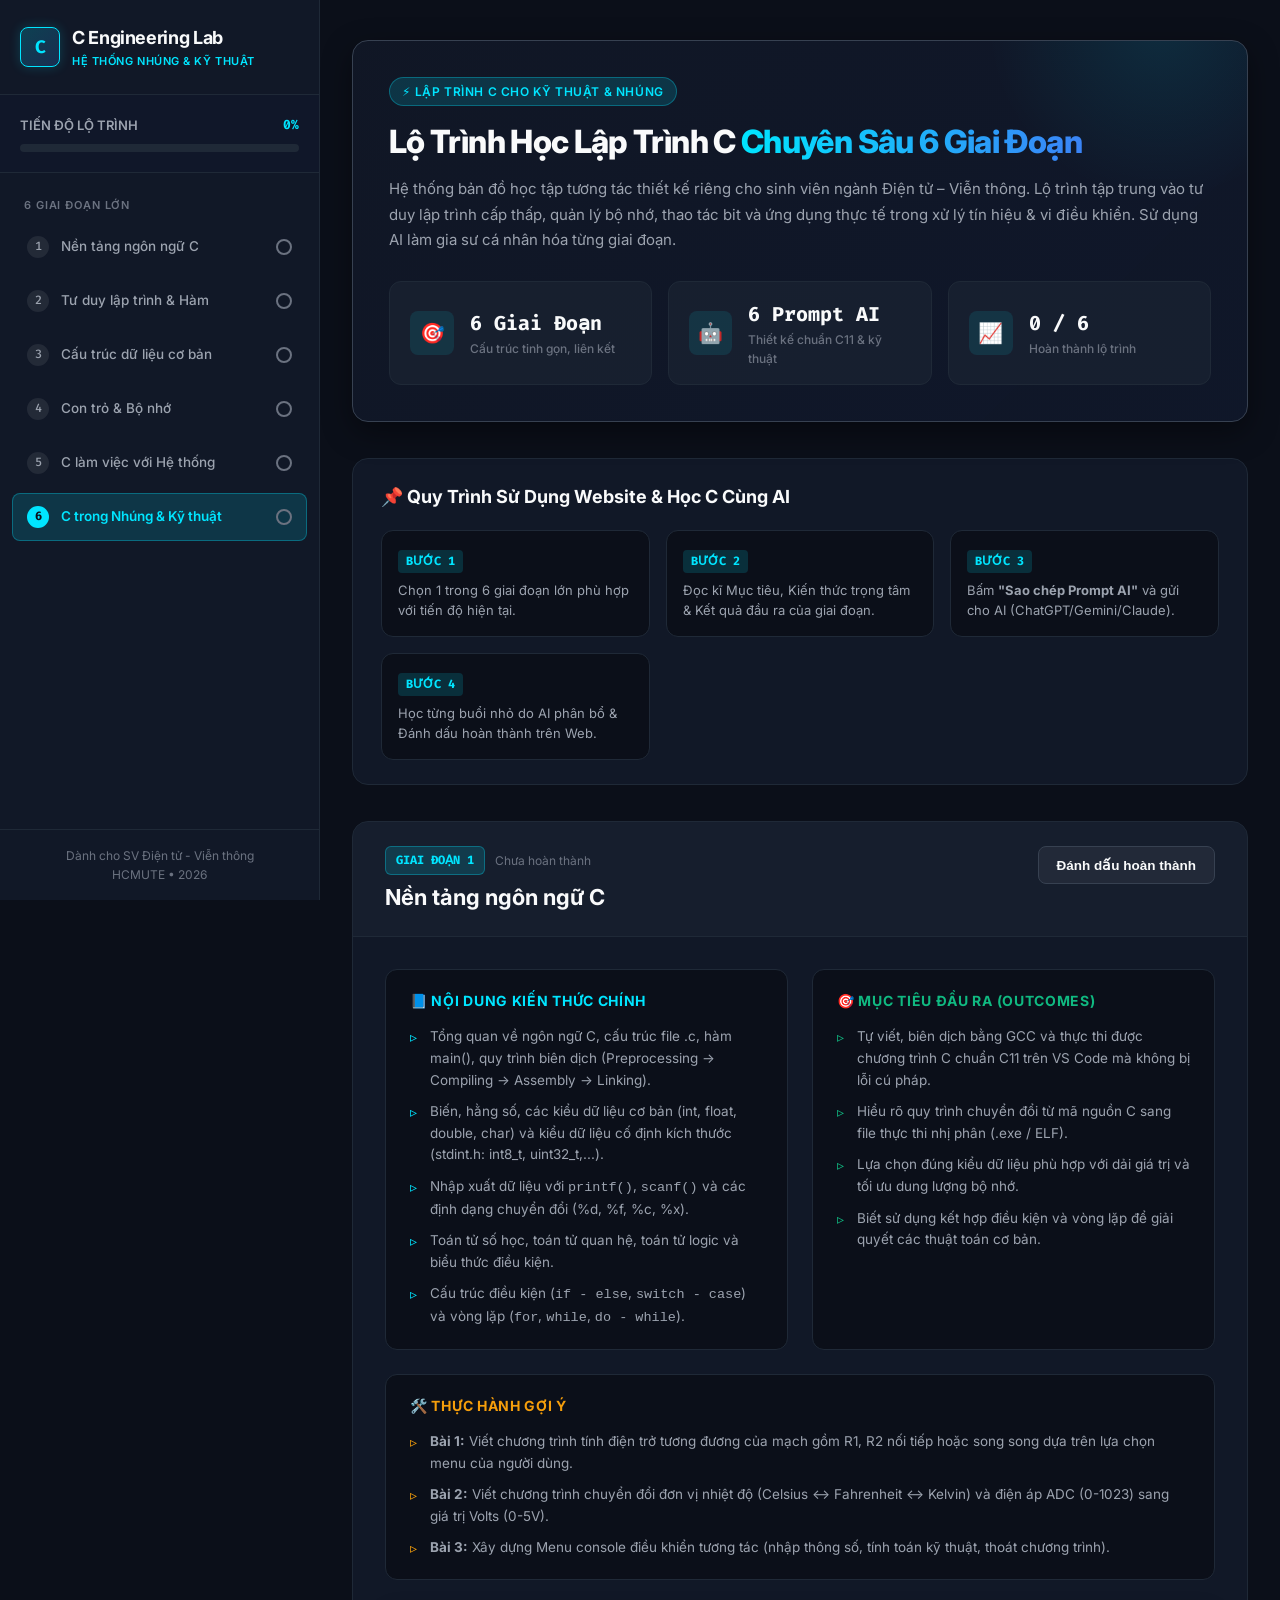
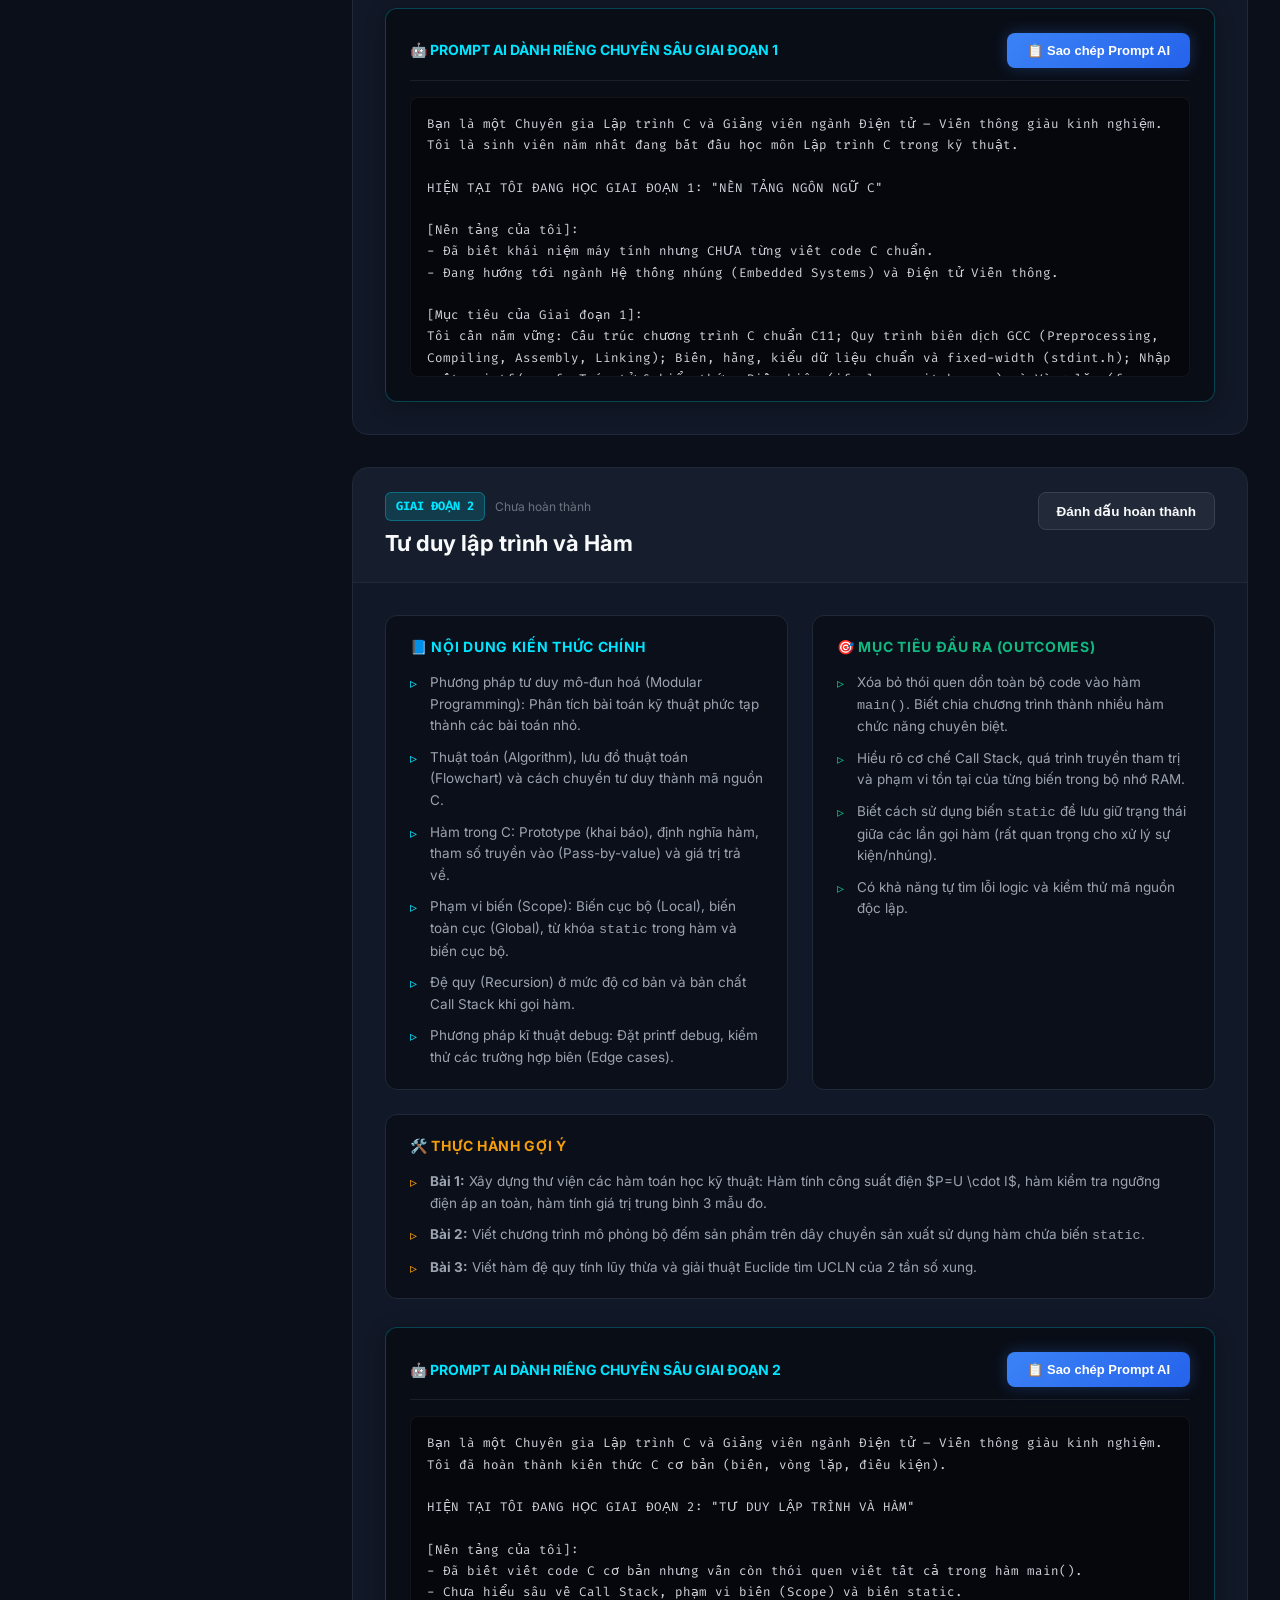
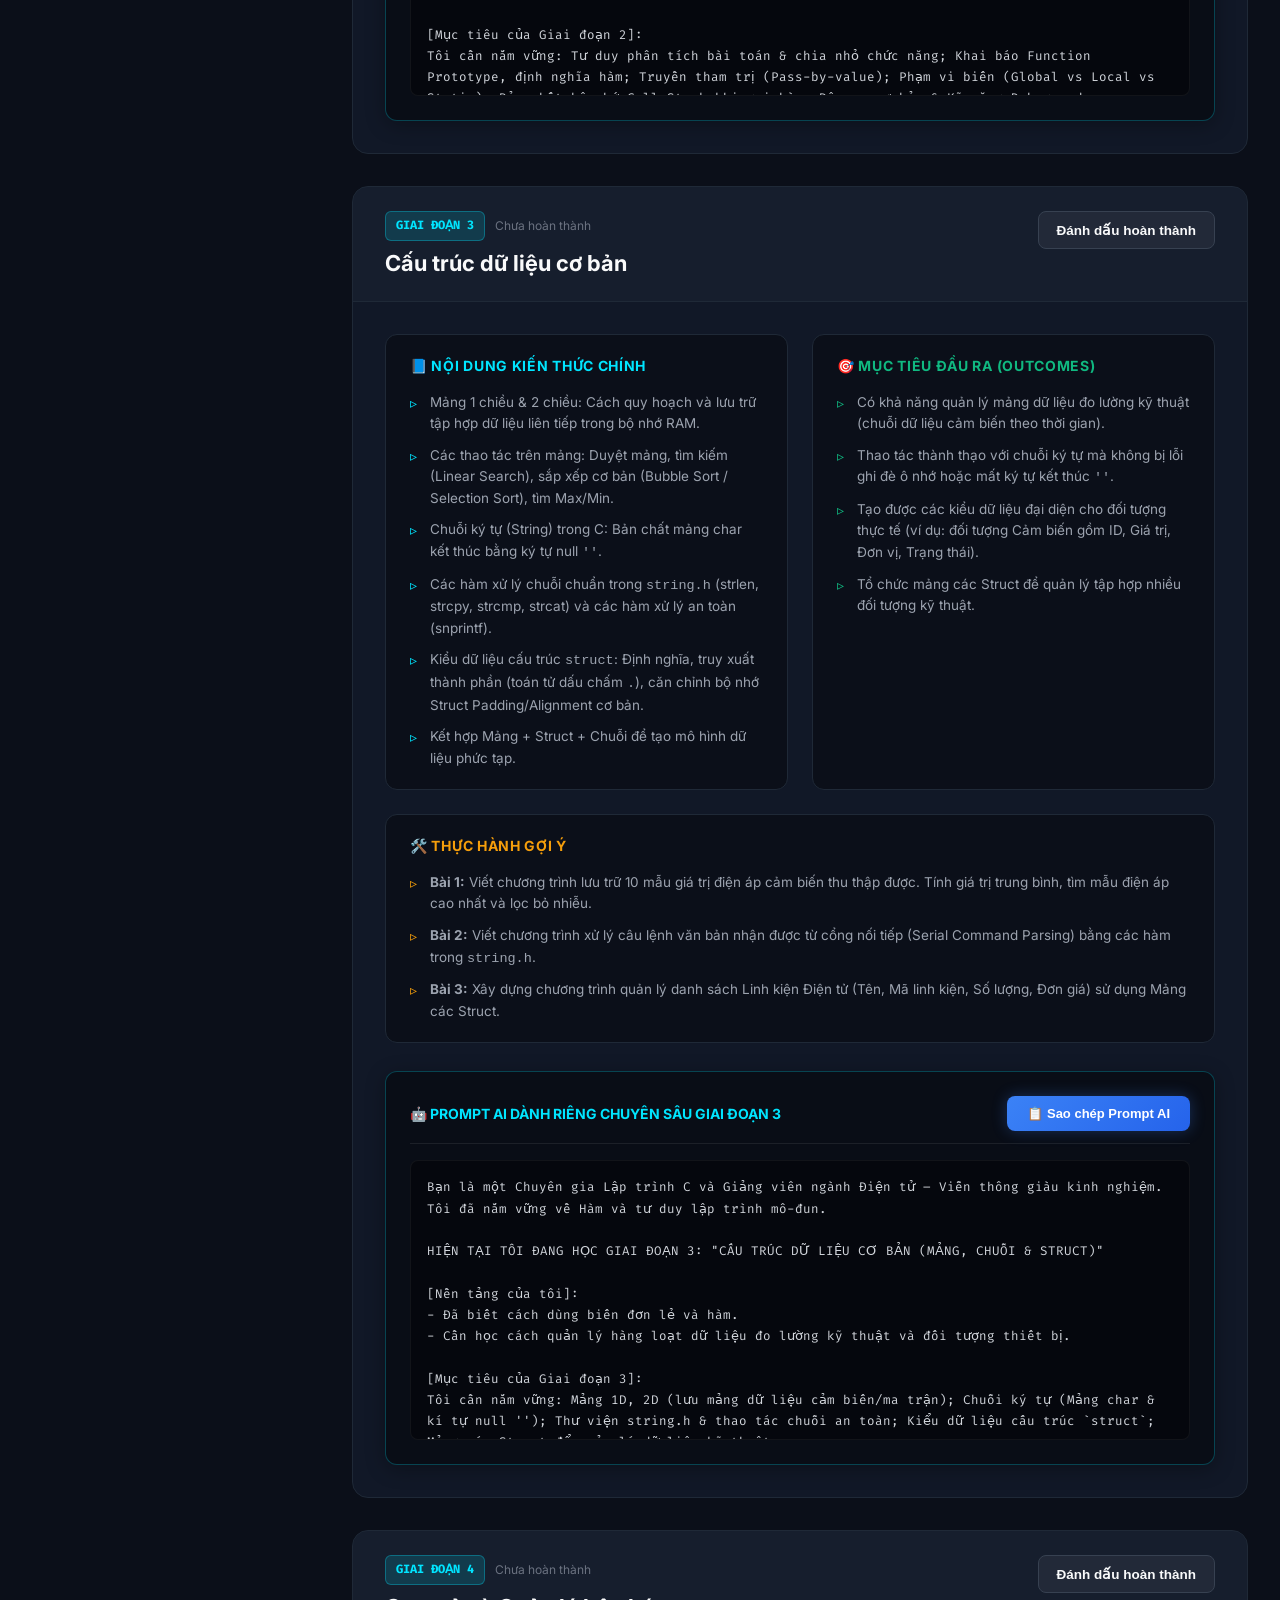
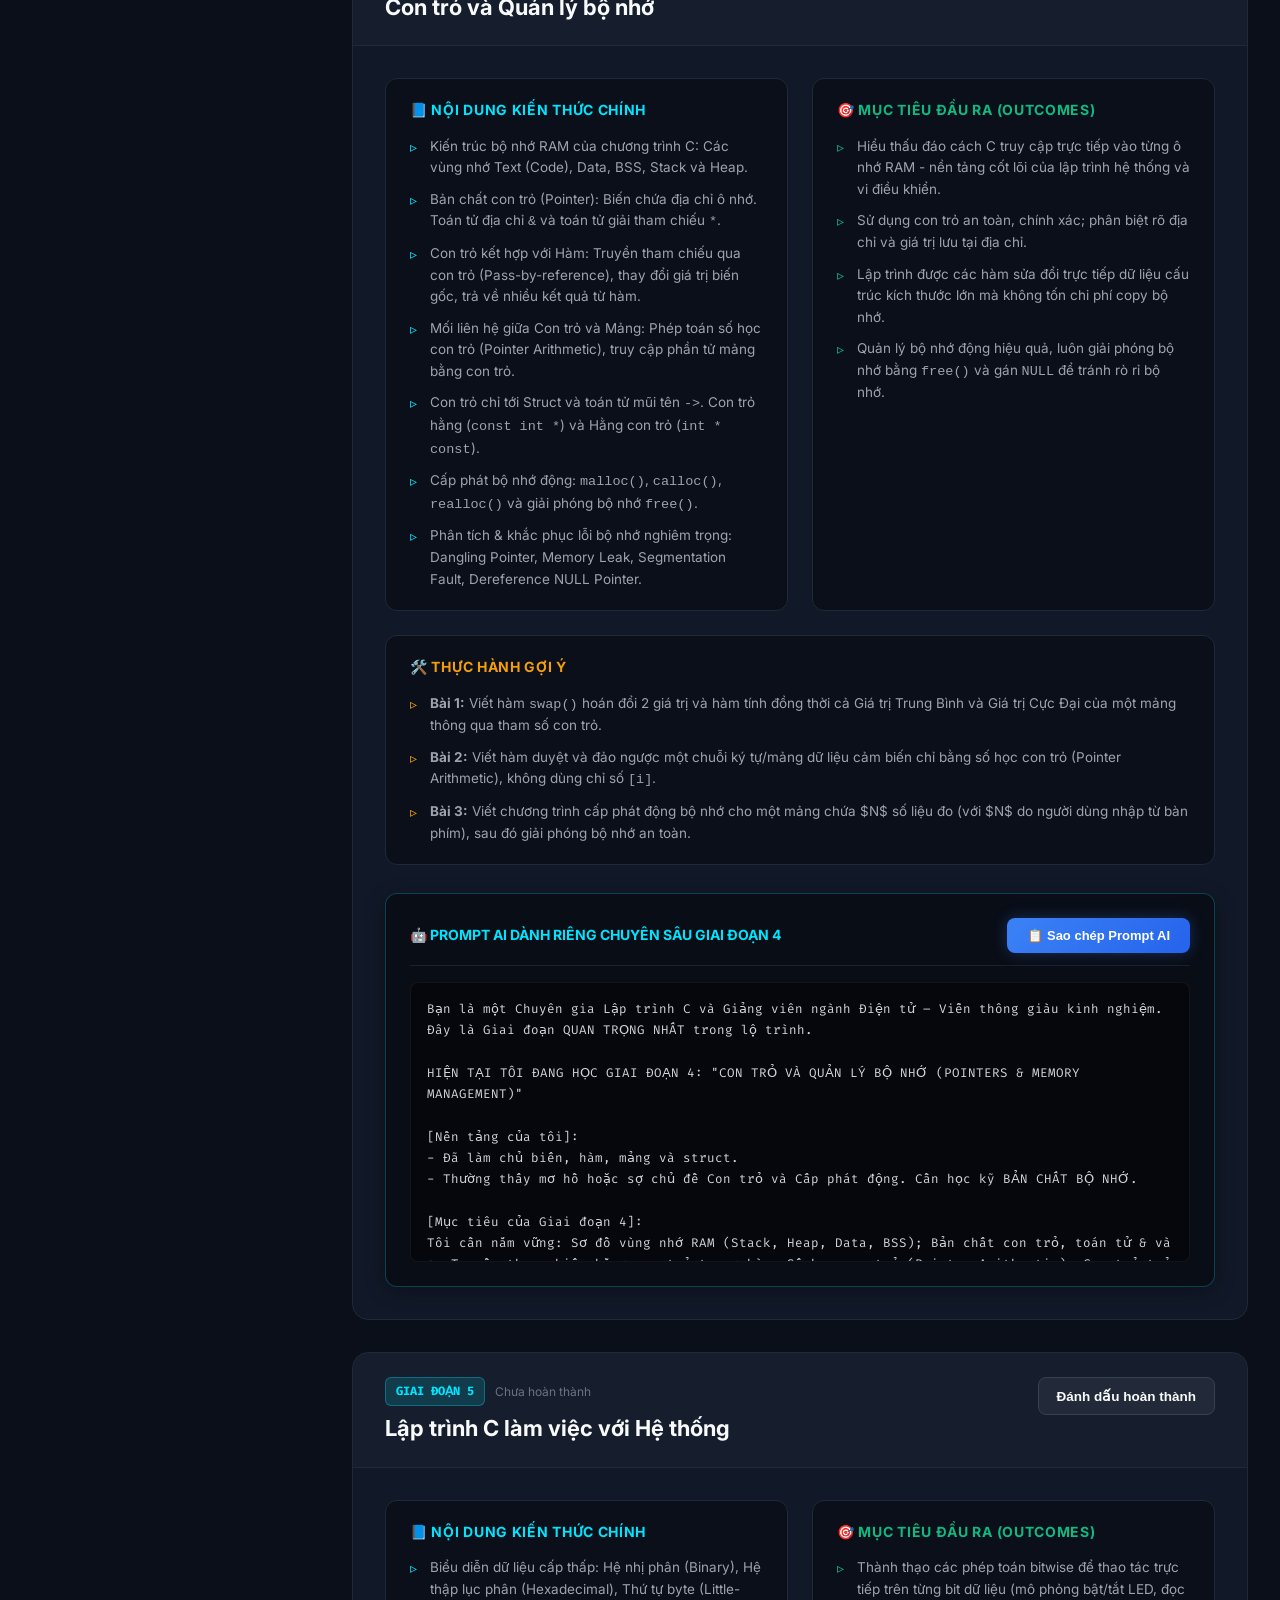
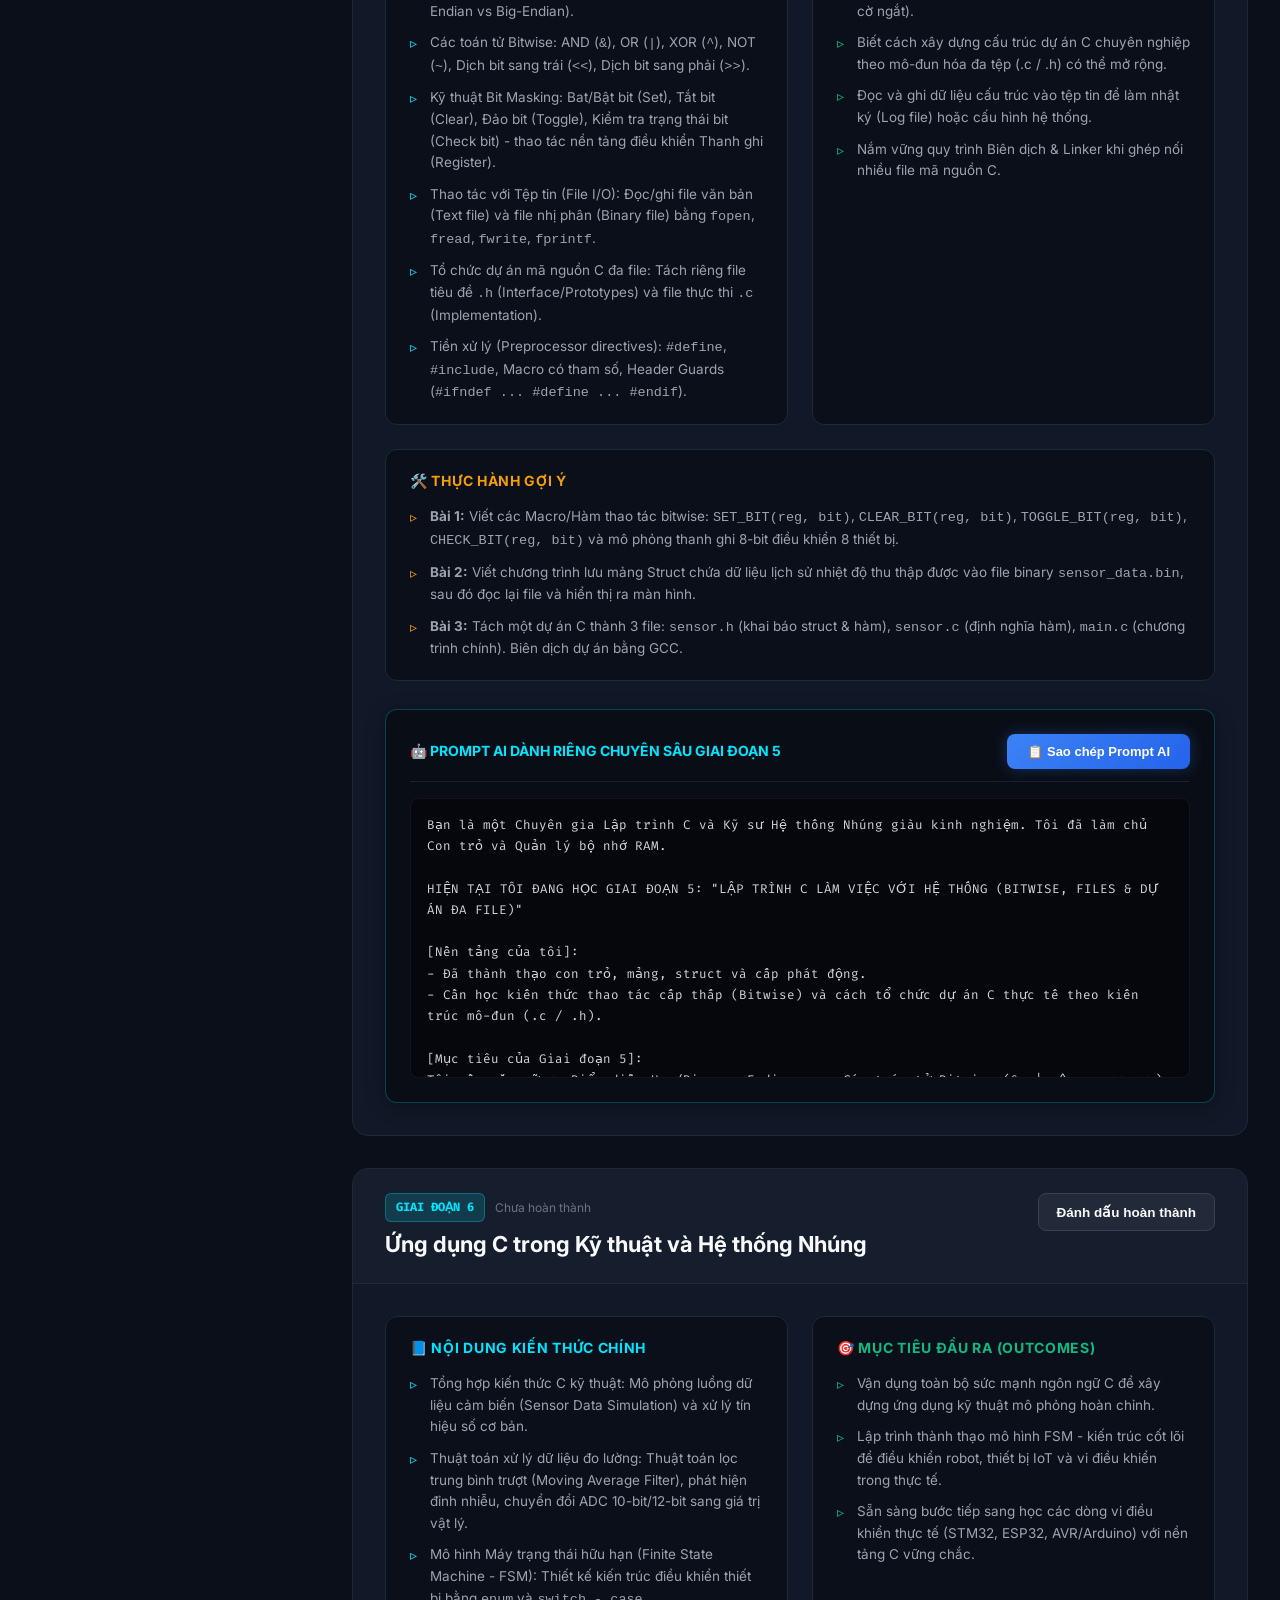
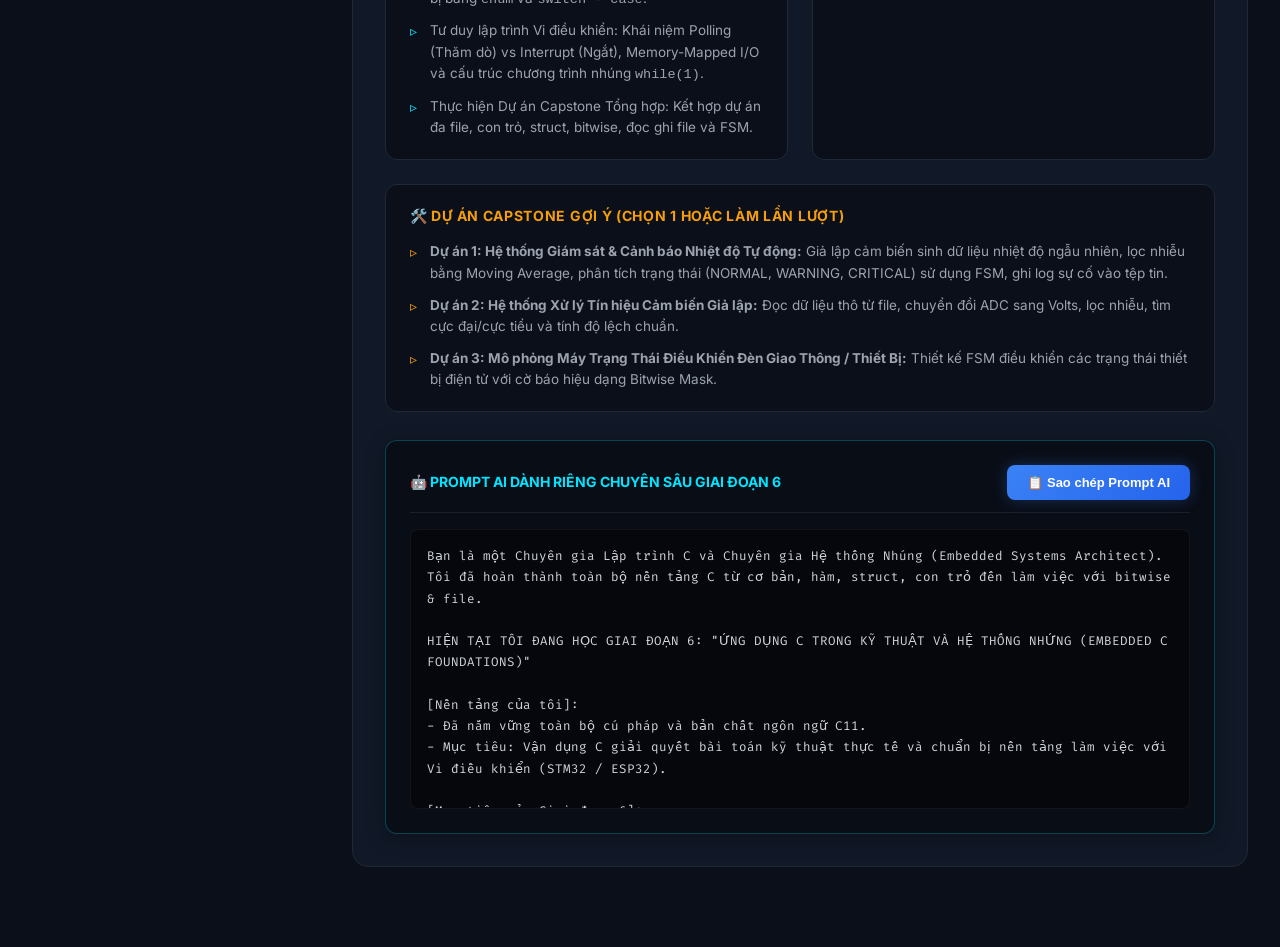
<file: Lập trình/Study_C.html>
<!DOCTYPE html>
<html lang="vi">
<head>
    <meta charset="UTF-8">
    <meta name="viewport" content="width=device-width, initial-scale=1.0">
    <title>C Engineering Lab - Lộ Trình Lập Trình C Cho Kỹ Thuật & Nhúng</title>
    <link rel="preconnect" href="https://fonts.googleapis.com">
    <link rel="preconnect" href="https://fonts.gstatic.com" crossorigin>
    <link href="https://fonts.googleapis.com/css2?family=Fira+Code:wght@400;500;600&family=Inter:wght@300;400;500;600;700&display=swap" rel="stylesheet">
    <style>
        :root {
            --bg-primary: #0b0f19;
            --bg-secondary: #111827;
            --bg-card: #1f2937;
            --bg-card-hover: #374151;
            --accent-cyan: #00e5ff;
            --accent-cyan-dim: rgba(0, 229, 255, 0.15);
            --accent-blue: #3b82f6;
            --accent-green: #10b981;
            --accent-orange: #f59e0b;
            --accent-red: #ef4444;
            --text-main: #f9fafb;
            --text-muted: #9ca3af;
            --text-sub: #6b7280;
            --border-color: #1f2937;
            --border-highlight: #374151;
            --sidebar-width: 320px;
            --font-sans: 'Inter', system-ui, -apple-system, sans-serif;
            --font-mono: 'Fira Code', monospace;
            --radius-sm: 8px;
            --radius-md: 12px;
            --radius-lg: 16px;
            --shadow-glow: 0 0 25px rgba(0, 229, 255, 0.15);
        }

        * {
            box-sizing: border-box;
            margin: 0;
            padding: 0;
        }

        body {
            font-family: var(--font-sans);
            background-color: var(--bg-primary);
            color: var(--text-main);
            display: flex;
            min-height: 100vh;
            line-height: 1.6;
            overflow-x: hidden;
        }

        /* Custom Scrollbar */
        ::-webkit-scrollbar {
            width: 8px;
            height: 8px;
        }
        ::-webkit-scrollbar-track {
            background: var(--bg-primary);
        }
        ::-webkit-scrollbar-thumb {
            background: #374151;
            border-radius: 4px;
        }
        ::-webkit-scrollbar-thumb:hover {
            background: var(--accent-cyan);
        }

        /* Sidebar Styling */
        .sidebar {
            width: var(--sidebar-width);
            background-color: var(--bg-secondary);
            border-right: 1px solid var(--border-color);
            display: flex;
            flex-direction: column;
            position: fixed;
            top: 0;
            bottom: 0;
            left: 0;
            z-index: 100;
            transition: transform 0.3s ease;
        }

        .sidebar-header {
            padding: 24px 20px;
            border-bottom: 1px solid var(--border-color);
        }

        .brand-logo {
            display: flex;
            align-items: center;
            gap: 12px;
            text-decoration: none;
        }

        .brand-icon {
            width: 40px;
            height: 40px;
            background: linear-gradient(135deg, rgba(0, 229, 255, 0.2), rgba(59, 130, 246, 0.2));
            border: 1px solid var(--accent-cyan);
            border-radius: var(--radius-sm);
            display: flex;
            align-items: center;
            justify-content: center;
            font-family: var(--font-mono);
            font-weight: 700;
            color: var(--accent-cyan);
            font-size: 18px;
            box-shadow: 0 0 12px rgba(0, 229, 255, 0.2);
        }

        .brand-text h1 {
            font-size: 18px;
            font-weight: 700;
            color: var(--text-main);
            letter-spacing: -0.02em;
        }

        .brand-text p {
            font-size: 11px;
            color: var(--accent-cyan);
            text-transform: uppercase;
            letter-spacing: 0.05em;
            font-weight: 600;
        }

        .sidebar-progress {
            padding: 20px;
            background: rgba(15, 23, 42, 0.6);
            border-bottom: 1px solid var(--border-color);
        }

        .progress-title-row {
            display: flex;
            justify-content: space-between;
            align-items: center;
            margin-bottom: 8px;
            font-size: 13px;
            font-weight: 600;
            color: var(--text-muted);
        }

        .progress-percent {
            color: var(--accent-cyan);
            font-family: var(--font-mono);
            font-weight: 700;
        }

        .progress-bar-container {
            width: 100%;
            height: 8px;
            background: #1f2937;
            border-radius: 4px;
            overflow: hidden;
            position: relative;
        }

        .progress-bar-fill {
            height: 100%;
            width: 0%;
            background: linear-gradient(90deg, var(--accent-blue), var(--accent-cyan));
            border-radius: 4px;
            transition: width 0.4s ease;
            box-shadow: 0 0 10px rgba(0, 229, 255, 0.5);
        }

        .sidebar-nav {
            flex: 1;
            overflow-y: auto;
            padding: 16px 12px;
        }

        .nav-label {
            font-size: 11px;
            text-transform: uppercase;
            letter-spacing: 0.08em;
            color: var(--text-sub);
            padding: 8px 12px;
            font-weight: 600;
        }

        .nav-list {
            list-style: none;
            display: flex;
            flex-direction: column;
            gap: 6px;
        }

        .nav-item {
            display: flex;
            align-items: center;
            padding: 12px 14px;
            border-radius: var(--radius-sm);
            color: var(--text-muted);
            text-decoration: none;
            font-size: 13.5px;
            font-weight: 500;
            transition: all 0.2s ease;
            cursor: pointer;
            border: 1px solid transparent;
            gap: 12px;
        }

        .nav-item:hover {
            background: rgba(255, 255, 255, 0.04);
            color: var(--text-main);
            border-color: rgba(255, 255, 255, 0.05);
        }

        .nav-item.active {
            background: var(--accent-cyan-dim);
            color: var(--accent-cyan);
            border-color: rgba(0, 229, 255, 0.3);
            font-weight: 600;
        }

        .nav-item-num {
            font-family: var(--font-mono);
            font-size: 12px;
            width: 22px;
            height: 22px;
            border-radius: 50%;
            background: rgba(255, 255, 255, 0.08);
            display: flex;
            align-items: center;
            justify-content: center;
            flex-shrink: 0;
        }

        .nav-item.active .nav-item-num {
            background: var(--accent-cyan);
            color: var(--bg-primary);
            font-weight: 700;
        }

        .nav-item-title {
            flex: 1;
            white-space: nowrap;
            overflow: hidden;
            text-overflow: ellipsis;
        }

        .nav-item-status {
            width: 16px;
            height: 16px;
            border-radius: 50%;
            border: 2px solid var(--text-sub);
            display: flex;
            align-items: center;
            justify-content: center;
            flex-shrink: 0;
            transition: all 0.2s ease;
        }

        .nav-item.completed .nav-item-status {
            background: var(--accent-green);
            border-color: var(--accent-green);
        }

        .nav-item.completed .nav-item-status::after {
            content: "✓";
            color: #000;
            font-size: 10px;
            font-weight: 900;
        }

        .sidebar-footer {
            padding: 16px;
            border-top: 1px solid var(--border-color);
            font-size: 12px;
            color: var(--text-sub);
            text-align: center;
        }

        /* Main Content Styling */
        .main-wrapper {
            margin-left: var(--sidebar-width);
            flex: 1;
            display: flex;
            flex-direction: column;
            min-height: 100vh;
        }

        .top-navbar {
            display: none;
            padding: 16px 20px;
            background: var(--bg-secondary);
            border-bottom: 1px solid var(--border-color);
            align-items: center;
            justify-content: space-between;
            position: sticky;
            top: 0;
            z-index: 90;
        }

        .mobile-menu-btn {
            background: none;
            border: 1px solid var(--border-color);
            color: var(--text-main);
            padding: 8px 12px;
            border-radius: var(--radius-sm);
            cursor: pointer;
            display: flex;
            align-items: center;
            gap: 6px;
            font-size: 14px;
        }

        .content-container {
            max-width: 1080px;
            width: 100%;
            margin: 0 auto;
            padding: 40px 32px 80px 32px;
        }

        /* Header Overview Section */
        .hero-banner {
            background: linear-gradient(135deg, rgba(17, 24, 39, 0.9), rgba(15, 23, 42, 0.95));
            border: 1px solid var(--border-highlight);
            border-radius: var(--radius-lg);
            padding: 36px;
            margin-bottom: 36px;
            position: relative;
            overflow: hidden;
            box-shadow: 0 10px 30px rgba(0, 0, 0, 0.4);
        }

        .hero-banner::before {
            content: '';
            position: absolute;
            top: -50%;
            right: -10%;
            width: 350px;
            height: 350px;
            background: radial-gradient(circle, rgba(0, 229, 255, 0.1) 0%, rgba(0, 0, 0, 0) 70%);
            pointer-events: none;
        }

        .hero-tag {
            display: inline-flex;
            align-items: center;
            gap: 8px;
            background: var(--accent-cyan-dim);
            border: 1px solid rgba(0, 229, 255, 0.3);
            color: var(--accent-cyan);
            font-size: 12px;
            font-weight: 600;
            padding: 4px 12px;
            border-radius: 20px;
            margin-bottom: 16px;
            text-transform: uppercase;
            letter-spacing: 0.05em;
        }

        .hero-title {
            font-size: 32px;
            font-weight: 800;
            line-height: 1.25;
            color: var(--text-main);
            margin-bottom: 14px;
            letter-spacing: -0.02em;
        }

        .hero-title span {
            background: linear-gradient(90deg, #00e5ff, #3b82f6);
            -webkit-background-clip: text;
            -webkit-text-fill-color: transparent;
        }

        .hero-desc {
            font-size: 15px;
            color: var(--text-muted);
            max-width: 820px;
            line-height: 1.7;
            margin-bottom: 28px;
        }

        .hero-stats-grid {
            display: grid;
            grid-template-columns: repeat(auto-fit, minmax(200px, 1fr));
            gap: 16px;
        }

        .stat-card {
            background: rgba(31, 41, 55, 0.5);
            border: 1px solid var(--border-color);
            border-radius: var(--radius-md);
            padding: 16px 20px;
            display: flex;
            align-items: center;
            gap: 16px;
        }

        .stat-icon {
            width: 44px;
            height: 44px;
            border-radius: var(--radius-sm);
            background: rgba(0, 229, 255, 0.1);
            color: var(--accent-cyan);
            display: flex;
            align-items: center;
            justify-content: center;
            font-size: 20px;
        }

        .stat-info .stat-value {
            font-size: 20px;
            font-weight: 700;
            color: var(--text-main);
            font-family: var(--font-mono);
        }

        .stat-info .stat-label {
            font-size: 12px;
            color: var(--text-sub);
            font-weight: 500;
        }

        /* Flow Overview Section */
        .workflow-card {
            background: var(--bg-secondary);
            border: 1px solid var(--border-color);
            border-radius: var(--radius-lg);
            padding: 24px 28px;
            margin-bottom: 36px;
        }

        .section-header-title {
            font-size: 18px;
            font-weight: 700;
            color: var(--text-main);
            margin-bottom: 18px;
            display: flex;
            align-items: center;
            gap: 10px;
        }

        .workflow-steps {
            display: grid;
            grid-template-columns: repeat(auto-fit, minmax(220px, 1fr));
            gap: 16px;
        }

        .wf-step {
            background: var(--bg-primary);
            border: 1px solid var(--border-color);
            border-radius: var(--radius-md);
            padding: 16px;
            position: relative;
        }

        .wf-step-num {
            font-family: var(--font-mono);
            font-size: 12px;
            font-weight: 700;
            color: var(--accent-cyan);
            background: var(--accent-cyan-dim);
            padding: 2px 8px;
            border-radius: 4px;
            display: inline-block;
            margin-bottom: 8px;
        }

        .wf-step-text {
            font-size: 13px;
            color: var(--text-muted);
            line-height: 1.5;
        }

        /* Stage Section Styling */
        .stage-card {
            background: var(--bg-secondary);
            border: 1px solid var(--border-color);
            border-radius: var(--radius-lg);
            margin-bottom: 32px;
            overflow: hidden;
            transition: border-color 0.3s ease, box-shadow 0.3s ease;
            scroll-margin-top: 20px;
        }

        .stage-card:hover {
            border-color: rgba(0, 229, 255, 0.3);
        }

        .stage-card.completed {
            border-color: rgba(16, 185, 129, 0.4);
        }

        .stage-header {
            padding: 24px 32px;
            background: rgba(31, 41, 55, 0.4);
            border-bottom: 1px solid var(--border-color);
            display: flex;
            align-items: flex-start;
            justify-content: space-between;
            gap: 20px;
        }

        .stage-title-area {
            flex: 1;
        }

        .stage-badge-row {
            display: flex;
            align-items: center;
            gap: 10px;
            margin-bottom: 8px;
        }

        .stage-badge {
            font-family: var(--font-mono);
            font-size: 12px;
            font-weight: 700;
            padding: 4px 10px;
            border-radius: 6px;
            background: var(--accent-cyan-dim);
            color: var(--accent-cyan);
            border: 1px solid rgba(0, 229, 255, 0.3);
        }

        .stage-card.completed .stage-badge {
            background: rgba(16, 185, 129, 0.15);
            color: var(--accent-green);
            border-color: rgba(16, 185, 129, 0.3);
        }

        .stage-title {
            font-size: 22px;
            font-weight: 700;
            color: var(--text-main);
            line-height: 1.3;
        }

        .stage-toggle-btn {
            display: flex;
            align-items: center;
            gap: 10px;
            background: rgba(255, 255, 255, 0.05);
            border: 1px solid var(--border-highlight);
            color: var(--text-main);
            padding: 10px 18px;
            border-radius: var(--radius-sm);
            cursor: pointer;
            font-size: 13.5px;
            font-weight: 600;
            transition: all 0.2s ease;
        }

        .stage-toggle-btn:hover {
            background: rgba(255, 255, 255, 0.1);
        }

        .stage-toggle-btn.is-completed {
            background: var(--accent-green);
            color: #000;
            border-color: var(--accent-green);
        }

        .stage-body {
            padding: 32px;
        }

        .grid-two-col {
            display: grid;
            grid-template-columns: 1fr 1fr;
            gap: 24px;
            margin-bottom: 24px;
        }

        @media (max-width: 868px) {
            .grid-two-col {
                grid-template-columns: 1fr;
            }
        }

        .info-box {
            background: var(--bg-primary);
            border: 1px solid var(--border-color);
            border-radius: var(--radius-md);
            padding: 20px 24px;
        }

        .info-box-title {
            font-size: 14px;
            font-weight: 700;
            color: var(--accent-cyan);
            margin-bottom: 14px;
            display: flex;
            align-items: center;
            gap: 8px;
            text-transform: uppercase;
            letter-spacing: 0.05em;
        }

        .info-box-title.green {
            color: var(--accent-green);
        }

        .info-box-title.orange {
            color: var(--accent-orange);
        }

        .info-list {
            list-style: none;
            display: flex;
            flex-direction: column;
            gap: 10px;
        }

        .info-list li {
            font-size: 13.5px;
            color: var(--text-muted);
            position: relative;
            padding-left: 20px;
            line-height: 1.6;
        }

        .info-list li::before {
            content: "▹";
            position: absolute;
            left: 0;
            color: var(--accent-cyan);
            font-size: 14px;
        }

        .info-box-title.green + .info-list li::before {
            color: var(--accent-green);
        }

        .info-box-title.orange + .info-list li::before {
            color: var(--accent-orange);
        }

        /* Practice & AI Prompt Box */
        .practice-box {
            background: var(--bg-primary);
            border: 1px solid var(--border-color);
            border-radius: var(--radius-md);
            padding: 20px 24px;
            margin-bottom: 28px;
        }

        /* Prompt Box Styling */
        .prompt-container {
            background: #090d16;
            border: 1px solid rgba(0, 229, 255, 0.25);
            border-radius: var(--radius-md);
            padding: 24px;
            position: relative;
            box-shadow: 0 4px 20px rgba(0, 0, 0, 0.3);
        }

        .prompt-header {
            display: flex;
            align-items: center;
            justify-content: space-between;
            margin-bottom: 16px;
            padding-bottom: 12px;
            border-bottom: 1px solid rgba(255, 255, 255, 0.08);
        }

        .prompt-title-tag {
            display: flex;
            align-items: center;
            gap: 10px;
            font-size: 14px;
            font-weight: 700;
            color: var(--accent-cyan);
        }

        .copy-btn {
            display: inline-flex;
            align-items: center;
            gap: 8px;
            background: linear-gradient(135deg, var(--accent-blue), #2563eb);
            color: #ffffff;
            border: none;
            padding: 10px 20px;
            border-radius: var(--radius-sm);
            font-size: 13px;
            font-weight: 600;
            cursor: pointer;
            transition: all 0.2s ease;
            box-shadow: 0 0 15px rgba(59, 130, 246, 0.3);
        }

        .copy-btn:hover {
            transform: translateY(-1px);
            box-shadow: 0 0 20px rgba(0, 229, 255, 0.4);
            background: linear-gradient(135deg, var(--accent-cyan), var(--accent-blue));
            color: #000;
        }

        .copy-btn:active {
            transform: translateY(0);
        }

        .prompt-content {
            font-family: var(--font-mono);
            font-size: 12.5px;
            color: #d1d5db;
            line-height: 1.7;
            white-space: pre-wrap;
            word-wrap: break-word;
            max-height: 280px;
            overflow-y: auto;
            padding: 16px;
            background: rgba(0, 0, 0, 0.4);
            border-radius: var(--radius-sm);
            border: 1px solid rgba(255, 255, 255, 0.05);
        }

        /* Toast Notification */
        .toast {
            position: fixed;
            bottom: 30px;
            right: 30px;
            background: var(--accent-cyan);
            color: #040914;
            padding: 14px 24px;
            border-radius: var(--radius-md);
            font-weight: 700;
            font-size: 14px;
            box-shadow: 0 10px 25px rgba(0, 229, 255, 0.4);
            display: flex;
            align-items: center;
            gap: 10px;
            transform: translateY(100px);
            opacity: 0;
            transition: all 0.3s cubic-bezier(0.68, -0.55, 0.27, 1.55);
            z-index: 1000;
        }

        .toast.show {
            transform: translateY(0);
            opacity: 1;
        }

        /* Responsive Breakpoints */
        @media (max-width: 992px) {
            .sidebar {
                transform: translateX(-100%);
            }

            .sidebar.open {
                transform: translateX(0);
            }

            .main-wrapper {
                margin-left: 0;
            }

            .top-navbar {
                display: flex;
            }

            .content-container {
                padding: 24px 16px;
            }

            .hero-banner {
                padding: 24px;
            }

            .stage-header {
                flex-direction: column;
                align-items: stretch;
            }

            .stage-body {
                padding: 20px;
            }
        }
    </style>
</head>
<body>

    <!-- Sidebar Navigation -->
    <aside class="sidebar" id="sidebar">
        <div class="sidebar-header">
            <a href="#" class="brand-logo">
                <div class="brand-icon">C</div>
                <div class="brand-text">
                    <h1>C Engineering Lab</h1>
                    <p>Hệ Thống Nhúng & Kỹ Thuật</p>
                </div>
            </a>
        </div>

        <div class="sidebar-progress">
            <div class="progress-title-row">
                <span>TIẾN ĐỘ LỘ TRÌNH</span>
                <span class="progress-percent" id="sidebar-percent">0%</span>
            </div>
            <div class="progress-bar-container">
                <div class="progress-bar-fill" id="sidebar-progress-bar"></div>
            </div>
        </div>

        <nav class="sidebar-nav">
            <div class="nav-label">6 GIAI ĐOẠN LỚN</div>
            <ul class="nav-list">
                <li class="nav-item active" onclick="scrollToStage('stage-1', this)">
                    <span class="nav-item-num">1</span>
                    <span class="nav-item-title">Nền tảng ngôn ngữ C</span>
                    <span class="nav-item-status" id="nav-status-1"></span>
                </li>
                <li class="nav-item" onclick="scrollToStage('stage-2', this)">
                    <span class="nav-item-num">2</span>
                    <span class="nav-item-title">Tư duy lập trình & Hàm</span>
                    <span class="nav-item-status" id="nav-status-2"></span>
                </li>
                <li class="nav-item" onclick="scrollToStage('stage-3', this)">
                    <span class="nav-item-num">3</span>
                    <span class="nav-item-title">Cấu trúc dữ liệu cơ bản</span>
                    <span class="nav-item-status" id="nav-status-3"></span>
                </li>
                <li class="nav-item" onclick="scrollToStage('stage-4', this)">
                    <span class="nav-item-num">4</span>
                    <span class="nav-item-title">Con trỏ & Bộ nhớ</span>
                    <span class="nav-item-status" id="nav-status-4"></span>
                </li>
                <li class="nav-item" onclick="scrollToStage('stage-5', this)">
                    <span class="nav-item-num">5</span>
                    <span class="nav-item-title">C làm việc với Hệ thống</span>
                    <span class="nav-item-status" id="nav-status-5"></span>
                </li>
                <li class="nav-item" onclick="scrollToStage('stage-6', this)">
                    <span class="nav-item-num">6</span>
                    <span class="nav-item-title">C trong Nhúng & Kỹ thuật</span>
                    <span class="nav-item-status" id="nav-status-6"></span>
                </li>
            </ul>
        </nav>

        <div class="sidebar-footer">
            Dành cho SV Điện tử - Viễn thông<br>
            HCMUTE • 2026
        </div>
    </aside>

    <!-- Main Content Area -->
    <div class="main-wrapper">
        <!-- Top Navbar for Mobile -->
        <header class="top-navbar">
            <div class="brand-text">
                <h1 style="font-size: 16px;">C Engineering Lab</h1>
            </div>
            <button class="mobile-menu-btn" onclick="toggleSidebar()">
                ☰ Menu
            </button>
        </header>

        <main class="content-container">
            <!-- Hero Overview Banner -->
            <section class="hero-banner">
                <div class="hero-tag">⚡ Lập trình C cho Kỹ thuật & Nhúng</div>
                <h1 class="hero-title">Lộ Trình Học Lập Trình C <span>Chuyên Sâu 6 Giai Đoạn</span></h1>
                <p class="hero-desc">
                    Hệ thống bản đồ học tập tương tác thiết kế riêng cho sinh viên ngành Điện tử – Viễn thông. Lộ trình tập trung vào tư duy lập trình cấp thấp, quản lý bộ nhớ, thao tác bit và ứng dụng thực tế trong xử lý tín hiệu & vi điều khiển. Sử dụng AI làm gia sư cá nhân hóa từng giai đoạn.
                </p>

                <div class="hero-stats-grid">
                    <div class="stat-card">
                        <div class="stat-icon">🎯</div>
                        <div class="stat-info">
                            <div class="stat-value">6 Giai Đoạn</div>
                            <div class="stat-label">Cấu trúc tinh gọn, liên kết</div>
                        </div>
                    </div>
                    <div class="stat-card">
                        <div class="stat-icon">🤖</div>
                        <div class="stat-info">
                            <div class="stat-value">6 Prompt AI</div>
                            <div class="stat-label">Thiết kế chuẩn C11 & kỹ thuật</div>
                        </div>
                    </div>
                    <div class="stat-card">
                        <div class="stat-icon">📈</div>
                        <div class="stat-info">
                            <div class="stat-value" id="hero-progress-text">0 / 6</div>
                            <div class="stat-label">Hoàn thành lộ trình</div>
                        </div>
                    </div>
                </div>
            </section>

            <!-- Workflow Concept -->
            <section class="workflow-card">
                <h2 class="section-header-title">📌 Quy Trình Sử Dụng Website & Học C Cùng AI</h2>
                <div class="workflow-steps">
                    <div class="wf-step">
                        <span class="wf-step-num">BƯỚC 1</span>
                        <div class="wf-step-text">Chọn 1 trong 6 giai đoạn lớn phù hợp với tiến độ hiện tại.</div>
                    </div>
                    <div class="wf-step">
                        <span class="wf-step-num">BƯỚC 2</span>
                        <div class="wf-step-text">Đọc kĩ Mục tiêu, Kiến thức trọng tâm & Kết quả đầu ra của giai đoạn.</div>
                    </div>
                    <div class="wf-step">
                        <span class="wf-step-num">BƯỚC 3</span>
                        <div class="wf-step-text">Bấm <b>"Sao chép Prompt AI"</b> và gửi cho AI (ChatGPT/Gemini/Claude).</div>
                    </div>
                    <div class="wf-step">
                        <span class="wf-step-num">BƯỚC 4</span>
                        <div class="wf-step-text">Học từng buổi nhỏ do AI phân bổ & Đánh dấu hoàn thành trên Web.</div>
                    </div>
                </div>
            </section>

            <!-- STAGE 1 -->
            <article class="stage-card" id="stage-1">
                <header class="stage-header">
                    <div class="stage-title-area">
                        <div class="stage-badge-row">
                            <span class="stage-badge">GIAI ĐOẠN 1</span>
                            <span class="stage-status-label" id="status-label-1" style="font-size:12px; color:var(--text-sub);">Chưa hoàn thành</span>
                        </div>
                        <h2 class="stage-title">Nền tảng ngôn ngữ C</h2>
                    </div>
                    <button class="stage-toggle-btn" id="btn-toggle-1" onclick="toggleStageCompletion(1)">
                        <span>Đánh dấu hoàn thành</span>
                    </button>
                </header>
                <div class="stage-body">
                    <div class="grid-two-col">
                        <div class="info-box">
                            <h3 class="info-box-title">📘 Nội dung kiến thức chính</h3>
                            <ul class="info-list">
                                <li>Tổng quan về ngôn ngữ C, cấu trúc file .c, hàm main(), quy trình biên dịch (Preprocessing -> Compiling -> Assembly -> Linking).</li>
                                <li>Biến, hằng số, các kiểu dữ liệu cơ bản (int, float, double, char) và kiểu dữ liệu cố định kích thước (stdint.h: int8_t, uint32_t,...).</li>
                                <li>Nhập xuất dữ liệu với <code>printf()</code>, <code>scanf()</code> và các định dạng chuyển đổi (%d, %f, %c, %x).</li>
                                <li>Toán tử số học, toán tử quan hệ, toán tử logic và biểu thức điều kiện.</li>
                                <li>Cấu trúc điều kiện (<code>if - else</code>, <code>switch - case</code>) và vòng lặp (<code>for</code>, <code>while</code>, <code>do - while</code>).</li>
                            </ul>
                        </div>
                        <div class="info-box">
                            <h3 class="info-box-title green">🎯 Mục tiêu đầu ra (Outcomes)</h3>
                            <ul class="info-list">
                                <li>Tự viết, biên dịch bằng GCC và thực thi được chương trình C chuẩn C11 trên VS Code mà không bị lỗi cú pháp.</li>
                                <li>Hiểu rõ quy trình chuyển đổi từ mã nguồn C sang file thực thi nhị phân (.exe / ELF).</li>
                                <li>Lựa chọn đúng kiểu dữ liệu phù hợp với dải giá trị và tối ưu dung lượng bộ nhớ.</li>
                                <li>Biết sử dụng kết hợp điều kiện và vòng lặp để giải quyết các thuật toán cơ bản.</li>
                            </ul>
                        </div>
                    </div>

                    <div class="practice-box">
                        <h3 class="info-box-title orange">🛠️ Thực hành gợi ý</h3>
                        <ul class="info-list">
                            <li><b>Bài 1:</b> Viết chương trình tính điện trở tương đương của mạch gồm R1, R2 nối tiếp hoặc song song dựa trên lựa chọn menu của người dùng.</li>
                            <li><b>Bài 2:</b> Viết chương trình chuyển đổi đơn vị nhiệt độ (Celsius ↔ Fahrenheit ↔ Kelvin) và điện áp ADC (0-1023) sang giá trị Volts (0-5V).</li>
                            <li><b>Bài 3:</b> Xây dựng Menu console điều khiển tương tác (nhập thông số, tính toán kỹ thuật, thoát chương trình).</li>
                        </ul>
                    </div>

                    <div class="prompt-container">
                        <div class="prompt-header">
                            <div class="prompt-title-tag">
                                🤖 PROMPT AI DÀNH RIÊNG CHUYÊN SÂU GIAI ĐOẠN 1
                            </div>
                            <button class="copy-btn" onclick="copyPrompt('prompt-text-1')">
                                📋 Sao chép Prompt AI
                            </button>
                        </div>
                        <pre class="prompt-content" id="prompt-text-1">Bạn là một Chuyên gia Lập trình C và Giảng viên ngành Điện tử – Viễn thông giàu kinh nghiệm. Tôi là sinh viên năm nhất đang bắt đầu học môn Lập trình C trong kỹ thuật.

HIỆN TẠI TÔI ĐANG HỌC GIAI ĐOẠN 1: "NỀN TẢNG NGÔN NGỮ C"

[Nền tảng của tôi]:
- Đã biết khái niệm máy tính nhưng CHƯA từng viết code C chuẩn.
- Đang hướng tới ngành Hệ thống nhúng (Embedded Systems) và Điện tử Viễn thông.

[Mục tiêu của Giai đoạn 1]:
Tôi cần nắm vững: Cấu trúc chương trình C chuẩn C11; Quy trình biên dịch GCC (Preprocessing, Compiling, Assembly, Linking); Biến, hằng, kiểu dữ liệu chuẩn và fixed-width (stdint.h); Nhập xuất printf/scanf; Toán tử & biểu thức; Điều kiện (if-else, switch-case) và Vòng lặp (for, while, do-while).

[Yêu cầu đối với Bạn (AI Mentor)]:
1. Đóng vai gia sư tương tác: CHỦ ĐỘNG chia Giai đoạn 1 thành các buổi học nhỏ theo thứ tự từ dễ đến khó. Không đưa toàn bộ lý thuyết trong một câu trả lời.
2. Phương pháp dạy:
   - Giải thích BẢN CHẤT: Tại sao C cần hàm main(), tại sao phải dùng stdint.h trong kỹ thuật điện tử, cơ chế hoạt động của printf/scanf.
   - CHỈ DÙNG NGÔN NGỮ C (Chuẩn C11). Tuyệt đối KHÔNG dùng cú pháp C++ (cin, cout, class, namespace, reference &).
   - Ví dụ & Bài tập liên hệ kỹ thuật: Tính điện trở, chuyển đổi tín hiệu ADC, chia điện áp, tính tần số...
   - Tương tác: Sau mỗi phần lý thuyết + code mẫu, hãy đặt 1-2 câu hỏi kiểm tra tư duy hoặc 1 bài tập nhỏ. Yêu cầu tôi tự viết code gửi lại. CHƯA đưa đáp án ngay khi tôi chưa thử làm.
   - Phân tích lỗi: Chỉ ra các lỗi hay gặp như trôi lệnh scanf, tràn số, sai định dạng %d/%f.

Hãy bắt đầu ngay bằng việc chào mừng tôi, giới thiệu tổng quan lộ trình Giai đoạn 1 và tiến hành BUỔI HỌC 1: "Cấu trúc chương trình C & Quy trình biên dịch GCC". Hãy đưa ra mục tiêu buổi 1 và giải thích bản chất cho tôi!</pre>
                    </div>
                </div>
            </article>

            <!-- STAGE 2 -->
            <article class="stage-card" id="stage-2">
                <header class="stage-header">
                    <div class="stage-title-area">
                        <div class="stage-badge-row">
                            <span class="stage-badge">GIAI ĐOẠN 2</span>
                            <span class="stage-status-label" id="status-label-2" style="font-size:12px; color:var(--text-sub);">Chưa hoàn thành</span>
                        </div>
                        <h2 class="stage-title">Tư duy lập trình và Hàm</h2>
                    </div>
                    <button class="stage-toggle-btn" id="btn-toggle-2" onclick="toggleStageCompletion(2)">
                        <span>Đánh dấu hoàn thành</span>
                    </button>
                </header>
                <div class="stage-body">
                    <div class="grid-two-col">
                        <div class="info-box">
                            <h3 class="info-box-title">📘 Nội dung kiến thức chính</h3>
                            <ul class="info-list">
                                <li>Phương pháp tư duy mô-đun hoá (Modular Programming): Phân tích bài toán kỹ thuật phức tạp thành các bài toán nhỏ.</li>
                                <li>Thuật toán (Algorithm), lưu đồ thuật toán (Flowchart) và cách chuyển tư duy thành mã nguồn C.</li>
                                <li>Hàm trong C: Prototype (khai báo), định nghĩa hàm, tham số truyền vào (Pass-by-value) và giá trị trả về.</li>
                                <li>Phạm vi biến (Scope): Biến cục bộ (Local), biến toàn cục (Global), từ khóa <code>static</code> trong hàm và biến cục bộ.</li>
                                <li>Đệ quy (Recursion) ở mức độ cơ bản và bản chất Call Stack khi gọi hàm.</li>
                                <li>Phương pháp kĩ thuật debug: Đặt printf debug, kiểm thử các trường hợp biên (Edge cases).</li>
                            </ul>
                        </div>
                        <div class="info-box">
                            <h3 class="info-box-title green">🎯 Mục tiêu đầu ra (Outcomes)</h3>
                            <ul class="info-list">
                                <li>Xóa bỏ thói quen dồn toàn bộ code vào hàm <code>main()</code>. Biết chia chương trình thành nhiều hàm chức năng chuyên biệt.</li>
                                <li>Hiểu rõ cơ chế Call Stack, quá trình truyền tham trị và phạm vi tồn tại của từng biến trong bộ nhớ RAM.</li>
                                <li>Biết cách sử dụng biến <code>static</code> để lưu giữ trạng thái giữa các lần gọi hàm (rất quan trọng cho xử lý sự kiện/nhúng).</li>
                                <li>Có khả năng tự tìm lỗi logic và kiểm thử mã nguồn độc lập.</li>
                            </ul>
                        </div>
                    </div>

                    <div class="practice-box">
                        <h3 class="info-box-title orange">🛠️ Thực hành gợi ý</h3>
                        <ul class="info-list">
                            <li><b>Bài 1:</b> Xây dựng thư viện các hàm toán học kỹ thuật: Hàm tính công suất điện $P=U \cdot I$, hàm kiểm tra ngưỡng điện áp an toàn, hàm tính giá trị trung bình 3 mẫu đo.</li>
                            <li><b>Bài 2:</b> Viết chương trình mô phỏng bộ đếm sản phẩm trên dây chuyền sản xuất sử dụng hàm chứa biến <code>static</code>.</li>
                            <li><b>Bài 3:</b> Viết hàm đệ quy tính lũy thừa và giải thuật Euclide tìm UCLN của 2 tần số xung.</li>
                        </ul>
                    </div>

                    <div class="prompt-container">
                        <div class="prompt-header">
                            <div class="prompt-title-tag">
                                🤖 PROMPT AI DÀNH RIÊNG CHUYÊN SÂU GIAI ĐOẠN 2
                            </div>
                            <button class="copy-btn" onclick="copyPrompt('prompt-text-2')">
                                📋 Sao chép Prompt AI
                            </button>
                        </div>
                        <pre class="prompt-content" id="prompt-text-2">Bạn là một Chuyên gia Lập trình C và Giảng viên ngành Điện tử – Viễn thông giàu kinh nghiệm. Tôi đã hoàn thành kiến thức C cơ bản (biến, vòng lặp, điều kiện).

HIỆN TẠI TÔI ĐANG HỌC GIAI ĐOẠN 2: "TƯ DUY LẬP TRÌNH VÀ HÀM"

[Nền tảng của tôi]:
- Đã biết viết code C cơ bản nhưng vẫn còn thói quen viết tất cả trong hàm main().
- Chưa hiểu sâu về Call Stack, phạm vi biến (Scope) và biến static.

[Mục tiêu của Giai đoạn 2]:
Tôi cần nắm vững: Tư duy phân tích bài toán & chia nhỏ chức năng; Khai báo Function Prototype, định nghĩa hàm; Truyền tham trị (Pass-by-value); Phạm vi biến (Global vs Local vs Static); Bản chất bộ nhớ Call Stack khi gọi hàm; Đệ quy cơ bản & Kỹ năng Debug code.

[Yêu cầu đối với Bạn (AI Mentor)]:
1. Đóng vai gia sư tương tác: Chủ động chia Giai đoạn 2 thành các buổi học nhỏ theo lộ trình logic.
2. Phương pháp dạy:
   - Giải thích BẢN CHẤT: Tại sao phải dùng Function Prototype? Bộ nhớ Stack hoạt động ra sao khi hàm được gọi và thoát? Từ khóa `static` có ý nghĩa gì đặc biệt trong lập trình vi điều khiển?
   - TUYỆT ĐỐI CHỈ DÙNG NGÔN NGỮ C (Chuẩn C11). Không dùng C++.
   - Ví dụ kỹ thuật: Viết hàm tính toán thông số mạch điện, hàm xử lý tín hiệu đầu vào, bộ đếm xung bằng biến static.
   - Học qua thực hành: Yêu cầu tôi chia bài toán thành hàm trước khi viết code. Giao bài tập nhỏ cuối mỗi buổi để tôi tự giải và phân tích lỗi.

Hãy bắt đầu ngay bằng việc tóm tắt lộ trình Giai đoạn 2 và tiến hành BUỔI HỌC 1: "Tư duy mô-đun hóa bài toán kỹ thuật & Cấu trúc Hàm trong C". Giải thích bản chất cho tôi!</pre>
                    </div>
                </div>
            </article>

            <!-- STAGE 3 -->
            <article class="stage-card" id="stage-3">
                <header class="stage-header">
                    <div class="stage-title-area">
                        <div class="stage-badge-row">
                            <span class="stage-badge">GIAI ĐOẠN 3</span>
                            <span class="stage-status-label" id="status-label-3" style="font-size:12px; color:var(--text-sub);">Chưa hoàn thành</span>
                        </div>
                        <h2 class="stage-title">Cấu trúc dữ liệu cơ bản</h2>
                    </div>
                    <button class="stage-toggle-btn" id="btn-toggle-3" onclick="toggleStageCompletion(3)">
                        <span>Đánh dấu hoàn thành</span>
                    </button>
                </header>
                <div class="stage-body">
                    <div class="grid-two-col">
                        <div class="info-box">
                            <h3 class="info-box-title">📘 Nội dung kiến thức chính</h3>
                            <ul class="info-list">
                                <li>Mảng 1 chiều & 2 chiều: Cách quy hoạch và lưu trữ tập hợp dữ liệu liên tiếp trong bộ nhớ RAM.</li>
                                <li>Các thao tác trên mảng: Duyệt mảng, tìm kiếm (Linear Search), sắp xếp cơ bản (Bubble Sort / Selection Sort), tìm Max/Min.</li>
                                <li>Chuỗi ký tự (String) trong C: Bản chất mảng char kết thúc bằng ký tự null <code>' '</code>.</li>
                                <li>Các hàm xử lý chuỗi chuẩn trong <code>string.h</code> (strlen, strcpy, strcmp, strcat) và các hàm xử lý an toàn (snprintf).</li>
                                <li>Kiểu dữ liệu cấu trúc <code>struct</code>: Định nghĩa, truy xuất thành phần (toán tử dấu chấm <code>.</code>), căn chỉnh bộ nhớ Struct Padding/Alignment cơ bản.</li>
                                <li>Kết hợp Mảng + Struct + Chuỗi để tạo mô hình dữ liệu phức tạp.</li>
                            </ul>
                        </div>
                        <div class="info-box">
                            <h3 class="info-box-title green">🎯 Mục tiêu đầu ra (Outcomes)</h3>
                            <ul class="info-list">
                                <li>Có khả năng quản lý mảng dữ liệu đo lường kỹ thuật (chuỗi dữ liệu cảm biến theo thời gian).</li>
                                <li>Thao tác thành thạo với chuỗi ký tự mà không bị lỗi ghi đè ô nhớ hoặc mất ký tự kết thúc <code>' '</code>.</li>
                                <li>Tạo được các kiểu dữ liệu đại diện cho đối tượng thực tế (ví dụ: đối tượng Cảm biến gồm ID, Giá trị, Đơn vị, Trạng thái).</li>
                                <li>Tổ chức mảng các Struct để quản lý tập hợp nhiều đối tượng kỹ thuật.</li>
                            </ul>
                        </div>
                    </div>

                    <div class="practice-box">
                        <h3 class="info-box-title orange">🛠️ Thực hành gợi ý</h3>
                        <ul class="info-list">
                            <li><b>Bài 1:</b> Viết chương trình lưu trữ 10 mẫu giá trị điện áp cảm biến thu thập được. Tính giá trị trung bình, tìm mẫu điện áp cao nhất và lọc bỏ nhiễu.</li>
                            <li><b>Bài 2:</b> Viết chương trình xử lý câu lệnh văn bản nhận được từ cổng nối tiếp (Serial Command Parsing) bằng các hàm trong <code>string.h</code>.</li>
                            <li><b>Bài 3:</b> Xây dựng chương trình quản lý danh sách Linh kiện Điện tử (Tên, Mã linh kiện, Số lượng, Đơn giá) sử dụng Mảng các Struct.</li>
                        </ul>
                    </div>

                    <div class="prompt-container">
                        <div class="prompt-header">
                            <div class="prompt-title-tag">
                                🤖 PROMPT AI DÀNH RIÊNG CHUYÊN SÂU GIAI ĐOẠN 3
                            </div>
                            <button class="copy-btn" onclick="copyPrompt('prompt-text-3')">
                                📋 Sao chép Prompt AI
                            </button>
                        </div>
                        <pre class="prompt-content" id="prompt-text-3">Bạn là một Chuyên gia Lập trình C và Giảng viên ngành Điện tử – Viễn thông giàu kinh nghiệm. Tôi đã nắm vững về Hàm và tư duy lập trình mô-đun.

HIỆN TẠI TÔI ĐANG HỌC GIAI ĐOẠN 3: "CẤU TRÚC DỮ LIỆU CƠ BẢN (MẢNG, CHUỖI & STRUCT)"

[Nền tảng của tôi]:
- Đã biết cách dùng biến đơn lẻ và hàm.
- Cần học cách quản lý hàng loạt dữ liệu đo lường kỹ thuật và đối tượng thiết bị.

[Mục tiêu của Giai đoạn 3]:
Tôi cần nắm vững: Mảng 1D, 2D (lưu mảng dữ liệu cảm biến/ma trận); Chuỗi ký tự (Mảng char & kí tự null ' '); Thư viện string.h & thao tác chuỗi an toàn; Kiểu dữ liệu cấu trúc `struct`; Mảng các Struct để quản lý dữ liệu kỹ thuật.

[Yêu cầu đối với Bạn (AI Mentor)]:
1. Đóng vai gia sư tương tác: Chia Giai đoạn 3 thành các buổi học phù hợp.
2. Phương pháp dạy:
   - Giải thích BẢN CHẤT: Ô nhớ mảng nằm liên tiếp nhau như thế nào? Ký tự null ' ' trong chuỗi C có vai trò sống còn ra sao? Tại sao Struct giúp gom nhóm các đặc tính của một thiết bị điện tử?
   - CHỈ DÙNG NGÔN NGỮ C CHUẨN C11. Tuyệt đối KHÔNG dùng C++ (string class, vector, cin, cout).
   - Minh họa trực quan sơ đồ bộ nhớ khi giải thích về Mảng và Chuỗi.
   - Bài tập thực hành: Xử lý mảng tín hiệu ADC, chuẩn hóa chuỗi dữ liệu GPS/NMEA, quản lý danh sách cảm biến bằng Struct.

Hãy bắt đầu bằng việc tóm tắt Giai đoạn 3 và bắt đầu BUỔI HỌC 1: "Mảng 1 chiều và ứng dụng lưu trữ chuỗi dữ liệu đo lường kỹ thuật". Hướng dẫn tôi chi tiết!</pre>
                    </div>
                </div>
            </article>

            <!-- STAGE 4 -->
            <article class="stage-card" id="stage-4">
                <header class="stage-header">
                    <div class="stage-title-area">
                        <div class="stage-badge-row">
                            <span class="stage-badge">GIAI ĐOẠN 4</span>
                            <span class="stage-status-label" id="status-label-4" style="font-size:12px; color:var(--text-sub);">Chưa hoàn thành</span>
                        </div>
                        <h2 class="stage-title">Con trỏ và Quản lý bộ nhớ</h2>
                    </div>
                    <button class="stage-toggle-btn" id="btn-toggle-4" onclick="toggleStageCompletion(4)">
                        <span>Đánh dấu hoàn thành</span>
                    </button>
                </header>
                <div class="stage-body">
                    <div class="grid-two-col">
                        <div class="info-box">
                            <h3 class="info-box-title">📘 Nội dung kiến thức chính</h3>
                            <ul class="info-list">
                                <li>Kiến trúc bộ nhớ RAM của chương trình C: Các vùng nhớ Text (Code), Data, BSS, Stack và Heap.</li>
                                <li>Bản chất con trỏ (Pointer): Biến chứa địa chỉ ô nhớ. Toán tử địa chỉ <code>&amp;</code> và toán tử giải tham chiếu <code>*</code>.</li>
                                <li>Con trỏ kết hợp với Hàm: Truyền tham chiếu qua con trỏ (Pass-by-reference), thay đổi giá trị biến gốc, trả về nhiều kết quả từ hàm.</li>
                                <li>Mối liên hệ giữa Con trỏ và Mảng: Phép toán số học con trỏ (Pointer Arithmetic), truy cập phần tử mảng bằng con trỏ.</li>
                                <li>Con trỏ chỉ tới Struct và toán tử mũi tên <code>-&gt;</code>. Con trỏ hằng (<code>const int *</code>) và Hằng con trỏ (<code>int * const</code>).</li>
                                <li>Cấp phát bộ nhớ động: <code>malloc()</code>, <code>calloc()</code>, <code>realloc()</code> và giải phóng bộ nhớ <code>free()</code>.</li>
                                <li>Phân tích &amp; khắc phục lỗi bộ nhớ nghiêm trọng: Dangling Pointer, Memory Leak, Segmentation Fault, Dereference NULL Pointer.</li>
                            </ul>
                        </div>
                        <div class="info-box">
                            <h3 class="info-box-title green">🎯 Mục tiêu đầu ra (Outcomes)</h3>
                            <ul class="info-list">
                                <li>Hiểu thấu đáo cách C truy cập trực tiếp vào từng ô nhớ RAM - nền tảng cốt lõi của lập trình hệ thống và vi điều khiển.</li>
                                <li>Sử dụng con trỏ an toàn, chính xác; phân biệt rõ địa chỉ và giá trị lưu tại địa chỉ.</li>
                                <li>Lập trình được các hàm sửa đổi trực tiếp dữ liệu cấu trúc kích thước lớn mà không tốn chi phí copy bộ nhớ.</li>
                                <li>Quản lý bộ nhớ động hiệu quả, luôn giải phóng bộ nhớ bằng <code>free()</code> và gán <code>NULL</code> để tránh rò rỉ bộ nhớ.</li>
                            </ul>
                        </div>
                    </div>

                    <div class="practice-box">
                        <h3 class="info-box-title orange">🛠️ Thực hành gợi ý</h3>
                        <ul class="info-list">
                            <li><b>Bài 1:</b> Viết hàm <code>swap()</code> hoán đổi 2 giá trị và hàm tính đồng thời cả Giá trị Trung Bình và Giá trị Cực Đại của một mảng thông qua tham số con trỏ.</li>
                            <li><b>Bài 2:</b> Viết hàm duyệt và đảo ngược một chuỗi ký tự/mảng dữ liệu cảm biến chỉ bằng số học con trỏ (Pointer Arithmetic), không dùng chỉ số <code>[i]</code>.</li>
                            <li><b>Bài 3:</b> Viết chương trình cấp phát động bộ nhớ cho một mảng chứa $N$ số liệu đo (với $N$ do người dùng nhập từ bàn phím), sau đó giải phóng bộ nhớ an toàn.</li>
                        </ul>
                    </div>

                    <div class="prompt-container">
                        <div class="prompt-header">
                            <div class="prompt-title-tag">
                                🤖 PROMPT AI DÀNH RIÊNG CHUYÊN SÂU GIAI ĐOẠN 4
                            </div>
                            <button class="copy-btn" onclick="copyPrompt('prompt-text-4')">
                                📋 Sao chép Prompt AI
                            </button>
                        </div>
                        <pre class="prompt-content" id="prompt-text-4">Bạn là một Chuyên gia Lập trình C và Giảng viên ngành Điện tử – Viễn thông giàu kinh nghiệm. Đây là Giai đoạn QUAN TRỌNG NHẤT trong lộ trình.

HIỆN TẠI TÔI ĐANG HỌC GIAI ĐOẠN 4: "CON TRỎ VÀ QUẢN LÝ BỘ NHỚ (POINTERS & MEMORY MANAGEMENT)"

[Nền tảng của tôi]:
- Đã làm chủ biến, hàm, mảng và struct.
- Thường thấy mơ hồ hoặc sợ chủ đề Con trỏ và Cấp phát động. Cần học kỹ BẢN CHẤT BỘ NHỚ.

[Mục tiêu của Giai đoạn 4]:
Tôi cần nắm vững: Sơ đồ vùng nhớ RAM (Stack, Heap, Data, BSS); Bản chất con trỏ, toán tử & và *; Truyền tham chiếu bằng con trỏ trong hàm; Số học con trỏ (Pointer Arithmetic); Con trỏ trỏ tới Struct và toán tử ->; Cấp phát động malloc/calloc/realloc/free; Phân tích lỗi NULL Pointer, Segmentation Fault, Memory Leak.

[Yêu cầu đối với Bạn (AI Mentor)]:
1. Đóng vai gia sư tương tác: Chia Giai đoạn 4 thành các buổi học nhỏ tỉ mỉ. Không đi nhanh khi tôi chưa nắm vững.
2. Phương pháp dạy:
   - GIẢI THÍCH BẢN CHẤT TRỰC QUAN: Vẽ sơ đồ bảng địa chỉ ô nhớ bằng dạng text (ASCII Table) cho từng dòng lệnh. Chỉ rõ địa chỉ 0x7fff... chứa giá trị gì.
   - CHỈ DÙNG C CHUẨN C11. Tuyệt đối KHÔNG dùng cú pháp tham chiếu & của C++ (`void func(int &x)` là SAI trong C!).
   - Nhấn mạnh tại sao con trỏ là "vũ khí tối thượng" trong lập trình Hệ thống nhúng và làm việc với thanh ghi vi điều khiển.
   - Kiểm tra kỹ năng: Yêu cầu tôi dự đoán kết quả của các đoạn code thao tác con trỏ phức tạp trước khi tự viết code.

Hãy bắt đầu bằng việc mở đầu Giai đoạn 4 và tiến hành BUỔI HỌC 1: "Bản chất Địa chỉ bộ nhớ RAM và Con trỏ cơ bản trong C". Hãy dùng hình vẽ minh họa các ô nhớ cho tôi dễ hình dung!</pre>
                    </div>
                </div>
            </article>

            <!-- STAGE 5 -->
            <article class="stage-card" id="stage-5">
                <header class="stage-header">
                    <div class="stage-title-area">
                        <div class="stage-badge-row">
                            <span class="stage-badge">GIAI ĐOẠN 5</span>
                            <span class="stage-status-label" id="status-label-5" style="font-size:12px; color:var(--text-sub);">Chưa hoàn thành</span>
                        </div>
                        <h2 class="stage-title">Lập trình C làm việc với Hệ thống</h2>
                    </div>
                    <button class="stage-toggle-btn" id="btn-toggle-5" onclick="toggleStageCompletion(5)">
                        <span>Đánh dấu hoàn thành</span>
                    </button>
                </header>
                <div class="stage-body">
                    <div class="grid-two-col">
                        <div class="info-box">
                            <h3 class="info-box-title">📘 Nội dung kiến thức chính</h3>
                            <ul class="info-list">
                                <li>Biểu diễn dữ liệu cấp thấp: Hệ nhị phân (Binary), Hệ thập lục phân (Hexadecimal), Thứ tự byte (Little-Endian vs Big-Endian).</li>
                                <li>Các toán tử Bitwise: AND (<code>&amp;</code>), OR (<code>|</code>), XOR (<code>^</code>), NOT (<code>~</code>), Dịch bit sang trái (<code>&lt;&lt;</code>), Dịch bit sang phải (<code>&gt;&gt;</code>).</li>
                                <li>Kỹ thuật Bit Masking: Bat/Bật bit (Set), Tắt bit (Clear), Đảo bit (Toggle), Kiểm tra trạng thái bit (Check bit) - thao tác nền tảng điều khiển Thanh ghi (Register).</li>
                                <li>Thao tác với Tệp tin (File I/O): Đọc/ghi file văn bản (Text file) và file nhị phân (Binary file) bằng <code>fopen</code>, <code>fread</code>, <code>fwrite</code>, <code>fprintf</code>.</li>
                                <li>Tổ chức dự án mã nguồn C đa file: Tách riêng file tiêu đề <code>.h</code> (Interface/Prototypes) và file thực thi <code>.c</code> (Implementation).</li>
                                <li>Tiền xử lý (Preprocessor directives): <code>#define</code>, <code>#include</code>, Macro có tham số, Header Guards (<code>#ifndef ... #define ... #endif</code>).</li>
                            </ul>
                        </div>
                        <div class="info-box">
                            <h3 class="info-box-title green">🎯 Mục tiêu đầu ra (Outcomes)</h3>
                            <ul class="info-list">
                                <li>Thành thạo các phép toán bitwise để thao tác trực tiếp trên từng bit dữ liệu (mô phỏng bật/tắt LED, đọc cờ ngắt).</li>
                                <li>Biết cách xây dựng cấu trúc dự án C chuyên nghiệp theo mô-đun hóa đa tệp (.c / .h) có thể mở rộng.</li>
                                <li>Đọc và ghi dữ liệu cấu trúc vào tệp tin để làm nhật ký (Log file) hoặc cấu hình hệ thống.</li>
                                <li>Nắm vững quy trình Biên dịch &amp; Linker khi ghép nối nhiều file mã nguồn C.</li>
                            </ul>
                        </div>
                    </div>

                    <div class="practice-box">
                        <h3 class="info-box-title orange">🛠️ Thực hành gợi ý</h3>
                        <ul class="info-list">
                            <li><b>Bài 1:</b> Viết các Macro/Hàm thao tác bitwise: <code>SET_BIT(reg, bit)</code>, <code>CLEAR_BIT(reg, bit)</code>, <code>TOGGLE_BIT(reg, bit)</code>, <code>CHECK_BIT(reg, bit)</code> và mô phỏng thanh ghi 8-bit điều khiển 8 thiết bị.</li>
                            <li><b>Bài 2:</b> Viết chương trình lưu mảng Struct chứa dữ liệu lịch sử nhiệt độ thu thập được vào file binary <code>sensor_data.bin</code>, sau đó đọc lại file và hiển thị ra màn hình.</li>
                            <li><b>Bài 3:</b> Tách một dự án C thành 3 file: <code>sensor.h</code> (khai báo struct &amp; hàm), <code>sensor.c</code> (định nghĩa hàm), <code>main.c</code> (chương trình chính). Biên dịch dự án bằng GCC.</li>
                        </ul>
                    </div>

                    <div class="prompt-container">
                        <div class="prompt-header">
                            <div class="prompt-title-tag">
                                🤖 PROMPT AI DÀNH RIÊNG CHUYÊN SÂU GIAI ĐOẠN 5
                            </div>
                            <button class="copy-btn" onclick="copyPrompt('prompt-text-5')">
                                📋 Sao chép Prompt AI
                            </button>
                        </div>
                        <pre class="prompt-content" id="prompt-text-5">Bạn là một Chuyên gia Lập trình C và Kỹ sư Hệ thống Nhúng giàu kinh nghiệm. Tôi đã làm chủ Con trỏ và Quản lý bộ nhớ RAM.

HIỆN TẠI TÔI ĐANG HỌC GIAI ĐOẠN 5: "LẬP TRÌNH C LÀM VIỆC VỚI HỆ THỐNG (BITWISE, FILES & DỰ ÁN ĐA FILE)"

[Nền tảng của tôi]:
- Đã thành thạo con trỏ, mảng, struct và cấp phát động.
- Cần học kiến thức thao tác cấp thấp (Bitwise) và cách tổ chức dự án C thực tế theo kiến trúc mô-đun (.c / .h).

[Mục tiêu của Giai đoạn 5]:
Tôi cần nắm vững: Biểu diễn Hex/Binary, Endianness; Các toán tử Bitwise (&, |, ^, ~, <<, >>); Kỹ thuật Bit Masking (Set, Clear, Toggle, Check bit); Đọc/ghi File văn bản & File Binary; Tổ chức chương trình Đa file (.c/.h) và Header Guards (#ifndef); Preprocessor Directives & Macros.

[Yêu cầu đối với Bạn (AI Mentor)]:
1. Đóng vai gia sư tương tác: Chia Giai đoạn 5 thành các buổi học nhỏ hợp lý.
2. Phương pháp dạy:
   - Giải thích BẢN CHẤT: Tại sao trong vi điều khiển / nhúng lại dùng thao tác bit mà không dùng biến boolean? Cơ chế hoạt động của Linker khi gộp các file object (.o) thành file thực thi?
   - CHỈ DÙNG C CHUẨN C11. Không dùng C++.
   - Hướng dẫn thực hành thao tác Bitwise mượt mà thông qua bài toán mô phỏng Thanh ghi điều khiển (Register Simulation).
   - Hướng dẫn cấu trúc file `.h` chuẩn chỉnh (include guards, extern, function prototypes).

Hãy bắt đầu ngay bằng việc tóm tắt lộ trình Giai đoạn 5 và tiến hành BUỔI HỌC 1: "Hệ nhị phân, Hex và Thao tác Bitwise cơ bản trong C". Bắt đầu hướng dẫn tôi!</pre>
                    </div>
                </div>
            </article>

            <!-- STAGE 6 -->
            <article class="stage-card" id="stage-6">
                <header class="stage-header">
                    <div class="stage-title-area">
                        <div class="stage-badge-row">
                            <span class="stage-badge">GIAI ĐOẠN 6</span>
                            <span class="stage-status-label" id="status-label-6" style="font-size:12px; color:var(--text-sub);">Chưa hoàn thành</span>
                        </div>
                        <h2 class="stage-title">Ứng dụng C trong Kỹ thuật và Hệ thống Nhúng</h2>
                    </div>
                    <button class="stage-toggle-btn" id="btn-toggle-6" onclick="toggleStageCompletion(6)">
                        <span>Đánh dấu hoàn thành</span>
                    </button>
                </header>
                <div class="stage-body">
                    <div class="grid-two-col">
                        <div class="info-box">
                            <h3 class="info-box-title">📘 Nội dung kiến thức chính</h3>
                            <ul class="info-list">
                                <li>Tổng hợp kiến thức C kỹ thuật: Mô phỏng luồng dữ liệu cảm biến (Sensor Data Simulation) và xử lý tín hiệu số cơ bản.</li>
                                <li>Thuật toán xử lý dữ liệu đo lường: Thuật toán lọc trung bình trượt (Moving Average Filter), phát hiện đỉnh nhiễu, chuyển đổi ADC 10-bit/12-bit sang giá trị vật lý.</li>
                                <li>Mô hình Máy trạng thái hữu hạn (Finite State Machine - FSM): Thiết kế kiến trúc điều khiển thiết bị bằng <code>enum</code> và <code>switch - case</code>.</li>
                                <li>Tư duy lập trình Vi điều khiển: Khái niệm Polling (Thăm dò) vs Interrupt (Ngắt), Memory-Mapped I/O và cấu trúc chương trình nhúng <code>while(1)</code>.</li>
                                <li>Thực hiện Dự án Capstone Tổng hợp: Kết hợp dự án đa file, con trỏ, struct, bitwise, đọc ghi file và FSM.</li>
                            </ul>
                        </div>
                        <div class="info-box">
                            <h3 class="info-box-title green">🎯 Mục tiêu đầu ra (Outcomes)</h3>
                            <ul class="info-list">
                                <li>Vận dụng toàn bộ sức mạnh ngôn ngữ C để xây dựng ứng dụng kỹ thuật mô phỏng hoàn chỉnh.</li>
                                <li>Lập trình thành thạo mô hình FSM - kiến trúc cốt lõi để điều khiển robot, thiết bị IoT và vi điều khiển trong thực tế.</li>
                                <li>Sẵn sàng bước tiếp sang học các dòng vi điều khiển thực tế (STM32, ESP32, AVR/Arduino) với nền tảng C vững chắc.</li>
                            </ul>
                        </div>
                    </div>

                    <div class="practice-box">
                        <h3 class="info-box-title orange">🛠️ Dự án Capstone gợi ý (Chọn 1 hoặc làm lần lượt)</h3>
                        <ul class="info-list">
                            <li><b>Dự án 1: Hệ thống Giám sát &amp; Cảnh báo Nhiệt độ Tự động:</b> Giả lập cảm biến sinh dữ liệu nhiệt độ ngẫu nhiên, lọc nhiễu bằng Moving Average, phân tích trạng thái (NORMAL, WARNING, CRITICAL) sử dụng FSM, ghi log sự cố vào tệp tin.</li>
                            <li><b>Dự án 2: Hệ thống Xử lý Tín hiệu Cảm biến Giả lập:</b> Đọc dữ liệu thô từ file, chuyển đổi ADC sang Volts, lọc nhiễu, tìm cực đại/cực tiểu và tính độ lệch chuẩn.</li>
                            <li><b>Dự án 3: Mô phỏng Máy Trạng Thái Điều Khiển Đèn Giao Thông / Thiết Bị:</b> Thiết kế FSM điều khiển các trạng thái thiết bị điện tử với cờ báo hiệu dạng Bitwise Mask.</li>
                        </ul>
                    </div>

                    <div class="prompt-container">
                        <div class="prompt-header">
                            <div class="prompt-title-tag">
                                🤖 PROMPT AI DÀNH RIÊNG CHUYÊN SÂU GIAI ĐOẠN 6
                            </div>
                            <button class="copy-btn" onclick="copyPrompt('prompt-text-6')">
                                📋 Sao chép Prompt AI
                            </button>
                        </div>
                        <pre class="prompt-content" id="prompt-text-6">Bạn là một Chuyên gia Lập trình C và Chuyên gia Hệ thống Nhúng (Embedded Systems Architect). Tôi đã hoàn thành toàn bộ nền tảng C từ cơ bản, hàm, struct, con trỏ đến làm việc với bitwise & file.

HIỆN TẠI TÔI ĐANG HỌC GIAI ĐOẠN 6: "ỨNG DỤNG C TRONG KỸ THUẬT VÀ HỆ THỐNG NHỨNG (EMBEDDED C FOUNDATIONS)"

[Nền tảng của tôi]:
- Đã nắm vững toàn bộ cú pháp và bản chất ngôn ngữ C11.
- Mục tiêu: Vận dụng C giải quyết bài toán kỹ thuật thực tế và chuẩn bị nền tảng làm việc với Vi điều khiển (STM32 / ESP32).

[Mục tiêu của Giai đoạn 6]:
Tôi cần nắm vững: Thuật toán lọc dữ liệu cảm biến (Moving Average); Chuyển đổi giá trị ADC thô sang đại lượng vật lý; Thiết kế kiến trúc Máy trạng thái hữu hạn (Finite State Machine - FSM); Khái niệm Polling vs Interrupt; Tư duy vòng lặp nhúng while(1); Hoàn thành DỰ ÁN CAPSTONE TỔNG HỢP.

[Yêu cầu đối với Bạn (AI Mentor)]:
1. Đóng vai Giảng viên Hướng dẫn Đồ án: Hướng dẫn tôi theo từng bước xây dựng một Dự án C Kỹ thuật hoàn chỉnh.
2. Phương pháp dạy:
   - Hướng dẫn tư duy thiết kế kiến trúc trước khi gõ code (Vẽ luồng FSM, định nghĩa data structure).
   - CHỈ DÙNG NGÔN NGỮ C CHUẨN C11.
   - Hướng dẫn tôi viết code mô phỏng chạy hoàn toàn trên máy tính (sử dụng C console, sinh dữ liệu giả lập).
   - Đánh giá mã nguồn: Nhận xét về tính tối ưu bộ nhớ, tính mở rộng mã nguồn (Clean Code C).
   - Đánh giá đầu ra: Chỉ xác nhận tôi hoàn thành lộ trình khi tôi tự viết được Dự án Capstone hoạt động chuẩn xác!

Hãy bắt đầu ngay bằng việc chào mừng tôi đến Giai đoạn cuối, tóm tắt nhiệm vụ Capstone và tiến hành BUỔI HỌC 1: "Thuật toán xử lý dữ liệu cảm biến & Thiết kế Máy Trạng Thái FSM trong C". Bắt đầu hướng dẫn tôi!</pre>
                    </div>
                </div>
            </article>

        </main>
    </div>

    <!-- Toast Alert Notification -->
    <div class="toast" id="toast">
        <span>✓</span>
        <span id="toast-message">Đã sao chép Prompt AI vào bộ nhớ tạm!</span>
    </div>

    <!-- JavaScript Application Logic -->
    <script>
        // Progress State Management
        const TOTAL_STAGES = 6;
        let completedStages = JSON.parse(localStorage.getItem('c_engineering_lab_progress')) || [];

        // Initialize App on DOM Load
        document.addEventListener('DOMContentLoaded', () => {
            updateUI();
            setupScrollSpy();
        });

        // Update overall UI state
        function updateUI() {
            // Calculate progress
            const count = completedStages.length;
            const percentage = Math.round((count / TOTAL_STAGES) * 100);

            // Update Progress Bars & Text
            document.getElementById('sidebar-percent').innerText = `${percentage}%`;
            document.getElementById('sidebar-progress-bar').style.width = `${percentage}%`;
            document.getElementById('hero-progress-text').innerText = `${count} / ${TOTAL_STAGES}`;

            // Update Stage Elements
            for (let i = 1; i <= TOTAL_STAGES; i++) {
                const card = document.getElementById(`stage-${i}`);
                const btn = document.getElementById(`btn-toggle-${i}`);
                const statusLabel = document.getElementById(`status-label-${i}`);
                const navStatus = document.getElementById(`nav-status-${i}`);
                const navItem = document.querySelectorAll('.nav-item')[i-1];

                const isDone = completedStages.includes(i);

                if (isDone) {
                    card.classList.add('completed');
                    btn.classList.add('is-completed');
                    btn.innerHTML = '<span>✓ Đã hoàn thành</span>';
                    statusLabel.innerText = 'Đã hoàn thành';
                    statusLabel.style.color = 'var(--accent-green)';
                    if (navStatus) navStatus.parentElement.classList.add('completed');
                } else {
                    card.classList.remove('completed');
                    btn.classList.remove('is-completed');
                    btn.innerHTML = '<span>Đánh dấu hoàn thành</span>';
                    statusLabel.innerText = 'Chưa hoàn thành';
                    statusLabel.style.color = 'var(--text-sub)';
                    if (navStatus) navStatus.parentElement.classList.remove('completed');
                }
            }
        }

        // Toggle Stage Completion
        function toggleStageCompletion(stageNum) {
            const index = completedStages.indexOf(stageNum);
            if (index > -1) {
                completedStages.splice(index, 1);
                showToast(`Đã bỏ đánh dấu Giai đoạn ${stageNum}`);
            } else {
                completedStages.push(stageNum);
                showToast(`🎉 Chúc mừng! Bạn đã hoàn thành Giai đoạn ${stageNum}`);
            }
            
            // Save to LocalStorage
            localStorage.setItem('c_engineering_lab_progress', JSON.stringify(completedStages));
            
            // Re-render UI
            updateUI();
        }

        // Copy AI Prompt to Clipboard
        function copyPrompt(elementId) {
            const promptText = document.getElementById(elementId).innerText;
            
            if (navigator.clipboard && window.isSecureContext) {
                navigator.clipboard.writeText(promptText).then(() => {
                    showToast('📋 Đã sao chép Prompt AI! Hãy dán vào AI của bạn.');
                }).catch(err => {
                    fallbackCopyTextToClipboard(promptText);
                });
            } else {
                fallbackCopyTextToClipboard(promptText);
            }
        }

        // Fallback Copy method for older browsers
        function fallbackCopyTextToClipboard(text) {
            const textArea = document.createElement("textarea");
            textArea.value = text;
            textArea.style.top = "0";
            textArea.style.left = "0";
            textArea.style.position = "fixed";
            document.body.appendChild(textArea);
            textArea.focus();
            textArea.select();
            try {
                const successful = document.execCommand('copy');
                if (successful) {
                    showToast('📋 Đã sao chép Prompt AI!');
                } else {
                    showToast('❌ Sao chép thất bại. Vui lòng chọn thủ công.');
                }
            } catch (err) {
                showToast('❌ Không thể sao chép tự động.');
            }
            document.body.removeChild(textArea);
        }

        // Toast Notification Function
        function showToast(message) {
            const toast = document.getElementById('toast');
            const toastMsg = document.getElementById('toast-message');
            toastMsg.innerText = message;
            toast.classList.add('show');
            setTimeout(() => {
                toast.classList.remove('show');
            }, 3000);
        }

        // Smooth Scroll to Stage
        function scrollToStage(stageId, navElement) {
            const element = document.getElementById(stageId);
            if (element) {
                element.scrollIntoView({ behavior: 'smooth', block: 'start' });
            }

            // Update Active Class in Nav
            document.querySelectorAll('.nav-item').forEach(item => item.classList.remove('active'));
            if (navElement) {
                navElement.classList.add('active');
            }

            // Close mobile sidebar if open
            const sidebar = document.getElementById('sidebar');
            if (sidebar.classList.contains('open')) {
                sidebar.classList.remove('open');
            }
        }

        // Toggle Mobile Sidebar
        function toggleSidebar() {
            const sidebar = document.getElementById('sidebar');
            sidebar.classList.toggle('open');
        }

        // ScrollSpy to highlight active menu item on scroll
        function setupScrollSpy() {
            window.addEventListener('scroll', () => {
                let current = '';
                const stages = document.querySelectorAll('.stage-card');
                
                stages.forEach(stage => {
                    const stageTop = stage.offsetTop;
                    const stageHeight = stage.clientHeight;
                    if (pageYOffset >= (stageTop - 200)) {
                        current = stage.getAttribute('id');
                    }
                });

                if (current) {
                    const stageIndex = parseInt(current.split('-')[1]) - 1;
                    const navItems = document.querySelectorAll('.nav-item');
                    navItems.forEach((item, idx) => {
                        if (idx === stageIndex) {
                            item.classList.add('active');
                        } else {
                            item.classList.remove('active');
                        }
                    });
                }
            });
        }
    </script>
</body>
</html>
</file>
<file: cpp-engineering-roadmap/cpp-roadmap/style.css>
@import url('https://fonts.googleapis.com/css2?family=DM+Sans:wght@400;500;600;700;800&family=Manrope:wght@400;500;600;700;800&display=swap');
:root{--bg:#f4f6fa;--ink:#172033;--muted:#818b9d;--line:#e9edf3;--purple:#7667ed;--navy:#101827;--white:#fff}*{box-sizing:border-box}html{scroll-behavior:smooth}body{margin:0;background:var(--bg);color:var(--ink);font-family:'DM Sans',sans-serif}.app-shell{min-height:100vh}.sidebar{position:fixed;inset:0 auto 0 0;width:245px;background:var(--navy);color:#fff;padding:30px 20px;display:flex;flex-direction:column;z-index:5}.brand{display:flex;align-items:center;gap:12px;color:#fff;text-decoration:none;margin:0 0 55px 4px}.brand-mark{width:43px;height:43px;border-radius:13px;background:linear-gradient(135deg,#8c7cff,#5c50d9);display:grid;place-items:center;font-weight:800;font-size:15px;box-shadow:0 8px 24px #7667ed55}.brand b{display:block;font:800 15px Manrope}.brand small{display:block;color:#8792a8;font-size:9px;letter-spacing:1.5px;margin-top:3px}.nav-label,.eyebrow{font-size:9px;font-weight:800;letter-spacing:1.5px;color:#9aa4b5}.nav-label{margin:0 0 14px 9px}.nav-item{display:flex;align-items:center;gap:13px;padding:13px 14px;border-radius:10px;color:#9da8ba;text-decoration:none;font-size:13px;margin:3px 0}.nav-item span{font-size:18px;width:18px;text-align:center}.nav-item.active{background:#252f43;color:#fff;box-shadow:inset 3px 0 #8b7cff}.sidebar-bottom{margin-top:auto;background:#1b2638;border:1px solid #2a3549;border-radius:14px;padding:17px}.mini-orb{width:31px;height:31px;border-radius:9px;background:#39345f;color:#bcb4ff;display:grid;place-items:center;margin-bottom:13px}.sidebar-bottom b{font-size:12px}.sidebar-bottom p{font-size:11px;line-height:1.7;color:#9ba7b9;margin:7px 0 0}.sidebar-foot{font-size:8px;letter-spacing:1.2px;color:#68758b;margin:20px 4px 0}.main{max-width:1500px;margin-left:245px;padding:38px 5.2% 24px}.topbar{display:flex;justify-content:space-between;align-items:center;margin-bottom:26px}.topbar h1{font:800 26px Manrope;margin:7px 0 4px;letter-spacing:-.8px}.topbar h1 span{font-size:20px}.muted{color:var(--muted);font-size:12px;line-height:1.7;margin:0}.date-chip{font-size:11px;color:#657087;background:#fff;border:1px solid var(--line);padding:10px 14px;border-radius:9px}.hero-card{min-height:280px;border-radius:19px;background:linear-gradient(110deg,#171f37 0%,#25264c 62%,#35306d 100%);padding:36px 42px;color:#fff;display:flex;position:relative;overflow:hidden;align-items:center}.hero-copy{position:relative;z-index:2;max-width:490px}.pill{display:inline-flex;align-items:center;gap:7px;color:#c5beff;font-size:9px;letter-spacing:1.4px;font-weight:800}.pill i{width:6px;height:6px;border-radius:50%;background:#9e91ff;box-shadow:0 0 10px #9e91ff}.hero-card h2{font:800 31px/1.2 Manrope;letter-spacing:-1px;margin:17px 0 11px}.hero-card h2 em{font-style:normal;color:#a9a0ff}.hero-card p{max-width:400px;color:#b6bed0;font-size:12px;line-height:1.8;margin:0 0 21px}.primary-btn{display:inline-flex;gap:25px;align-items:center;background:#8172f4;color:white;text-decoration:none;font-size:11px;font-weight:700;padding:12px 16px;border-radius:8px;box-shadow:0 7px 18px #100d3e55}.hero-art{position:absolute;right:6%;top:0;width:43%;height:100%;display:grid;place-items:center}.ring{position:absolute;border:1px solid #8f85ef25;border-radius:50%;width:310px;height:310px}.ring-two{width:390px;height:390px}.code-window{width:330px;background:#111a2b;border:1px solid #4b4b7a;border-radius:12px;box-shadow:0 22px 55px #080c1c88;transform:rotate(-4deg);overflow:hidden;position:relative;z-index:1}.window-dots{height:34px;border-bottom:1px solid #29334a;display:flex;align-items:center;padding:0 12px;gap:5px}.window-dots i{width:6px;height:6px;border-radius:50%;background:#f17887}.window-dots i:nth-child(2){background:#e9c16b}.window-dots i:nth-child(3){background:#6bc9a0}.window-dots span{margin-left:auto;color:#8995ac;font-size:9px}.code-lines{padding:12px 15px 14px;font:10px/1.9 monospace;color:#d4dcf0}.code-lines p{margin:0;color:#d4dcf0;font:inherit}.code-lines b{color:#66748f;font-weight:400;margin-right:9px}.pink{color:#e58ab5}.green{color:#83c9a2}.blue{color:#8db7f1}.yellow{color:#e8ce87}.code-cursor{position:absolute;bottom:18px;left:113px;width:5px;height:12px;background:#9b8cff}.floating-tag{position:absolute;z-index:2;background:#34345f;border:1px solid #6962a0;color:#c6c0ff;padding:9px 13px;border-radius:8px;font-size:9px;font-weight:800;letter-spacing:1px;box-shadow:0 8px 25px #090d1b55}.tag-top{top:48px;right:4%}.tag-bottom{bottom:42px;left:5%;font-size:8px}.stats-grid{display:grid;grid-template-columns:1.35fr 1fr 1fr;gap:15px;margin:17px 0}.stat-card,.panel{background:#fff;border:1px solid var(--line);border-radius:14px}.stat-card{padding:19px 20px;min-height:137px}.stat-top{display:flex;justify-content:space-between;align-items:center;color:#8c96a7;font-size:9px;font-weight:800;letter-spacing:1px}.stat-icon{font-size:19px;color:#7b6cf0}.stat-icon.violet{color:#9b82e9}.stat-icon.orange{color:#e9a66a}.stat-value{display:flex;align-items:baseline;gap:10px;margin:11px 0 9px}.stat-value strong{font:800 25px Manrope;letter-spacing:-1px}.stat-value span{font-size:10px;color:#929bad}.progress-track{height:5px;background:#edf0f6;border-radius:9px;overflow:hidden}.progress-fill{height:100%;width:0;background:linear-gradient(90deg,#7667ed,#a49aff);border-radius:9px;transition:width .25s}.stat-card small{display:block;font-size:9px;color:#9aa3b2;margin-top:9px}.stat-note{margin-top:16px!important}.content-grid{display:grid;grid-template-columns:minmax(0,1.65fr) minmax(240px,.8fr);gap:16px;align-items:start}.panel{padding:22px}.section-heading{display:flex;justify-content:space-between;align-items:center;gap:12px;margin-bottom:17px}.section-heading h2{font:800 18px Manrope;margin:5px 0}.section-heading .eyebrow{color:#8f83ec}.count-chip{font-size:9px;color:#7569d9;background:#f1efff;padding:7px 10px;border-radius:7px;white-space:nowrap}.roadmap-list{display:grid;gap:10px}.chapter{border:1px solid #edf0f5;border-radius:11px;overflow:hidden}.chapter-head{display:flex;align-items:center;gap:12px;padding:13px 14px;background:#fcfcfe}.chapter-number{width:31px;height:31px;border-radius:9px;background:#f0efff;color:#786be4;display:grid;place-items:center;font-size:10px;font-weight:800}.chapter-info{flex:1;min-width:0}.chapter-info b{display:block;font-size:11px}.chapter-info small{display:block;color:#98a1b0;font-size:9px;margin-top:4px}.chapter-progress{font-size:9px;color:#858fa0;white-space:nowrap}.lesson-list{padding:3px 14px 8px 57px}.lesson{display:flex;align-items:center;gap:10px;padding:9px 0;border-top:1px solid #f1f3f7;font-size:10px;color:#586276}.lesson input{appearance:none;width:15px;height:15px;border:1.5px solid #cbd1dd;border-radius:5px;margin:0;cursor:pointer;flex:none;position:relative}.lesson input:checked{background:#7667ed;border-color:#7667ed}.lesson input:checked:after{content:'✓';position:absolute;color:#fff;font-size:10px;left:2px;top:-1px}.lesson.done span{text-decoration:line-through;color:#a4adba}.lesson small{margin-left:auto;color:#a1a9b6;font-size:9px}.right-column{display:grid;gap:15px}.next-panel{background:linear-gradient(145deg,#fff,#f8f7ff)}.next-panel h3,.ai-panel h3{font:800 16px Manrope;margin:7px 0 14px}.next-icon{width:34px;height:34px;border-radius:10px;background:#efedff;color:#7769e8;display:grid;place-items:center;font-size:19px;margin-bottom:12px}.next-title{font-size:12px;font-weight:700;margin:0 0 5px}.next-desc{font-size:10px;margin-bottom:14px}.text-link{font-size:10px;color:#7668e8;text-decoration:none;font-weight:700}.text-link span{margin-left:5px}.ai-panel>p{font-size:10px;margin-bottom:14px}.ai-link{display:flex;align-items:center;gap:10px;text-decoration:none;color:var(--ink);padding:10px 0;border-top:1px solid #f0f2f6}.ai-logo{width:30px;height:30px;border-radius:9px;background:#eff1f7;display:grid;place-items:center;color:#4e607a;font-size:17px}.ai-logo.gemini{background:#f0edff;color:#7967e9}.ai-logo.claude{background:#fff1e8;color:#c77b50}.ai-link span:nth-child(2){flex:1}.ai-link b{display:block;font-size:10px}.ai-link small{display:block;font-size:9px;color:#9aa3b2;margin-top:3px}.ai-link>i{font-style:normal;color:#9ba4b2;font-size:12px}.notes-panel{margin-top:16px}.saved-label{font-size:9px;color:#54a887;white-space:nowrap}.notes-panel textarea{width:100%;min-height:115px;resize:vertical;border:1px solid #edf0f5;border-radius:9px;padding:13px;font:11px/1.8 'DM Sans',sans-serif;color:#4e586a;outline:none;background:#fcfcfe}.notes-panel textarea:focus{border-color:#b9b0ff;box-shadow:0 0 0 3px #7667ed12}.notes-panel textarea::placeholder{color:#b1b8c4}footer{text-align:center;color:#a4adba;font-size:8px;letter-spacing:1.3px;padding:25px 0 5px}footer span{color:#8173ed;margin:0 5px}
@media(max-width:1050px){.sidebar{width:205px}.main{margin-left:205px;padding:30px 3%}.hero-art{right:1%;width:42%}.hero-card{padding:30px}.hero-card h2{font-size:27px}.code-window{width:290px}.content-grid{grid-template-columns:minmax(0,1.4fr) minmax(220px,.8fr)}}@media(max-width:760px){.sidebar{position:static;width:auto;height:auto;padding:13px 17px;flex-direction:row;align-items:center}.brand{margin:0}.brand-mark{width:38px;height:38px}.nav-label,.nav-item,.sidebar-bottom,.sidebar-foot{display:none}.main{margin:0;padding:23px 16px}.topbar{align-items:flex-start}.topbar h1{font-size:21px}.date-chip{font-size:9px;padding:8px}.hero-card{min-height:300px;padding:27px 24px;align-items:flex-start}.hero-copy{max-width:100%}.hero-card h2{font-size:27px}.hero-card p{max-width:330px}.hero-art{opacity:.18;right:-15%;width:75%;top:80px}.code-window{transform:rotate(-8deg)}.stats-grid{grid-template-columns:1fr 1fr}.progress-stat{grid-column:1/-1}.content-grid{grid-template-columns:1fr}.right-column{grid-template-columns:1fr 1fr}.panel{padding:18px}.section-heading h2{font-size:16px}}@media(max-width:480px){.right-column{grid-template-columns:1fr}.stat-card{padding:15px}.stat-value strong{font-size:22px}.chapter-head{padding:11px}.lesson-list{padding-left:48px}.topbar .muted{max-width:230px}.date-chip{max-width:95px;text-align:center}}
</file>
